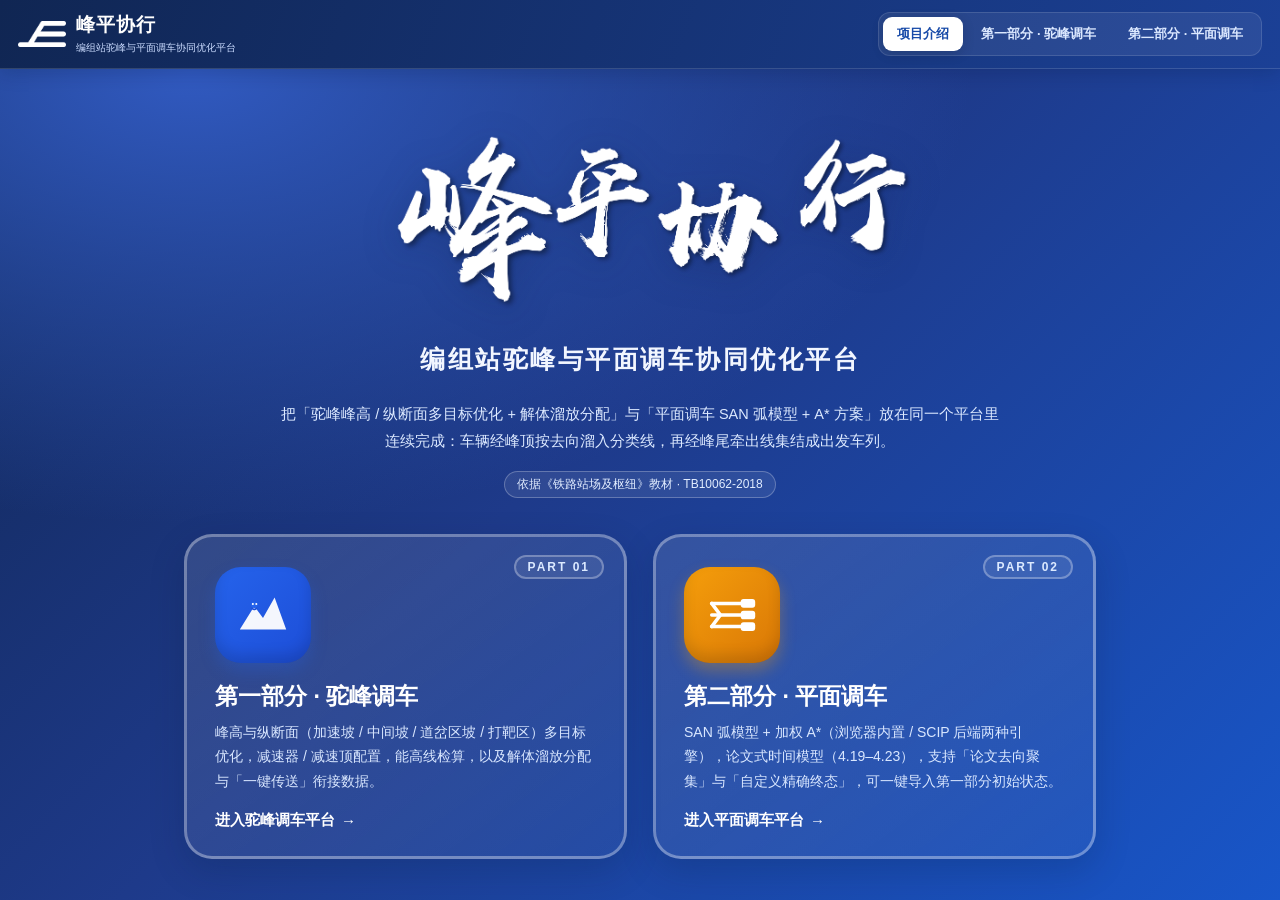
<file: index.html>
<!DOCTYPE html>
<html lang="zh-CN">
<head>
<meta charset="UTF-8">
<meta name="viewport" content="width=device-width, initial-scale=1.0">
<title>峰平协行｜编组站驼峰与平面调车协同优化平台</title>
<style>
  :root{
    --blue:#2563eb; --blue-dark:#1d4ed8; --blue-soft:#eff6ff; --ink:#0f172a;
    --muted:#475569; --line:#e2e8f0; --amber:#f59e0b; --amber-soft:#fef3c7;
  }
  *{box-sizing:border-box;margin:0;padding:0}
  html,body{height:100%}
  body{font-family:-apple-system,BlinkMacSystemFont,"Segoe UI","Microsoft YaHei",sans-serif;color:var(--ink);background:#f1f5f9;overflow:hidden}

  /* ===== 顶部导航（常驻，任意位置都能切换两个平台） ===== */
  #shell{height:100%;display:flex;flex-direction:column}
  header.top{background:#fff;border-bottom:1px solid var(--line);box-shadow:0 2px 10px rgba(15,23,42,.06);z-index:10;flex:none}
  .bar{display:flex;align-items:center;gap:14px;padding:9px 18px;max-width:1280px;margin:0 auto;flex-wrap:wrap}
  .brand{display:flex;align-items:center;gap:10px;text-decoration:none;color:inherit;cursor:pointer}
  .brand .logo{width:34px;height:34px;border-radius:9px;background:linear-gradient(135deg,#2563eb,#1d4ed8);display:flex;align-items:center;justify-content:center;color:#fff;font-weight:800;font-size:15px;flex:none}
  .brand .name{font-size:14.5px;font-weight:800;color:#0b1220;line-height:1.2}
  .brand .name small{display:block;font-weight:500;font-size:11px;color:var(--muted)}
  nav.tabs{display:flex;gap:4px;margin-left:auto;background:#f1f5f9;padding:4px;border-radius:12px;flex-wrap:wrap}
  nav.tabs button{appearance:none;border:0;background:transparent;font:inherit;font-size:13px;font-weight:600;color:var(--muted);padding:8px 14px;border-radius:9px;cursor:pointer;white-space:nowrap;transition:color .15s,background .15s,box-shadow .15s}
  nav.tabs button:hover{color:var(--ink)}
  nav.tabs button.active{background:#fff;color:var(--blue);box-shadow:0 1px 4px rgba(15,23,42,.14)}
  nav.tabs button.active.flat{color:#b45309}

  /* 流程步骤条 */
  .stepper{background:var(--blue-soft);border-top:1px solid #dbeafe;padding:6px 18px;overflow-x:auto}
  .stepper .inner{display:flex;align-items:center;gap:7px;margin:0 auto;max-width:1280px;justify-content:center}
  .step{display:flex;align-items:center;gap:6px;font-size:12px;color:#94a3b8;white-space:nowrap}
  .step .dot{width:20px;height:20px;border-radius:50%;background:#e2e8f0;color:#64748b;font-size:11px;font-weight:700;display:flex;align-items:center;justify-content:center;flex:none}
  .step.on{color:#1e40af;font-weight:600}
  .step.on .dot{background:var(--blue);color:#fff}
  .step.on.amber{color:#92400e}
  .step.on.amber .dot{background:var(--amber);color:#fff}
  .step.conn{width:20px;height:2px;background:#cbd5e1;flex:none}

  /* ===== 内容区：两个平台 iframe + 项目介绍 ===== */
  main#content{flex:1;position:relative;min-height:0}
  .view{position:absolute;inset:0}
  .view[hidden]{display:none}
  .view iframe{width:100%;height:100%;border:0;display:block;background:#fff}

  /* 项目介绍页 */
  .view.intro{overflow-y:auto;background:linear-gradient(180deg,#eff6ff 0%,#fff 380px)}
  .wrap{max-width:960px;margin:0 auto;padding:34px 24px 70px}
  header.hero{text-align:center;margin-bottom:6px}
  .kicker{display:inline-block;font-size:12px;letter-spacing:2px;color:var(--blue);background:var(--blue-soft);border:1px solid #dbeafe;padding:5px 14px;border-radius:999px;margin-bottom:16px;font-weight:600}
  h1{font-size:clamp(24px,4.2vw,38px);font-weight:800;line-height:1.25;color:#0b1220}
  h1 .grad{background:linear-gradient(90deg,#2563eb,#1e40af);-webkit-background-clip:text;background-clip:text;-webkit-text-fill-color:transparent}
  .lead{margin:14px auto 0;max-width:720px;color:var(--muted);font-size:14.5px;line-height:1.85}
  .badges{margin-top:16px;display:flex;flex-wrap:wrap;gap:8px;justify-content:center}
  .tag{font-size:12px;color:#1e40af;background:#fff;border:1px solid var(--line);padding:4px 12px;border-radius:999px}
  .tag.amber{color:#92400e;background:#fffbeb;border-color:#fde68a}
  .flow{margin:30px auto 6px;max-width:760px;background:#fff;border:1px solid var(--line);border-radius:16px;padding:20px 26px;box-shadow:0 8px 24px rgba(37,99,235,.06)}
  .flow h2{font-size:15px;color:#0b1220;margin-bottom:14px;display:flex;align-items:center;gap:8px}
  .flow h2::before{content:"";width:8px;height:8px;border-radius:2px;background:var(--blue);display:inline-block}
  .flow-step{display:flex;align-items:center;gap:12px;flex-wrap:wrap;font-size:13px;color:var(--muted)}
  .flow-node{background:var(--blue-soft);border:1px solid #dbeafe;color:#1e40af;font-weight:600;padding:8px 13px;border-radius:10px;white-space:nowrap}
  .flow-node.flat{background:var(--amber-soft);border-color:#fde68a;color:#92400e}
  .flow-arrow{color:#94a3b8;font-weight:700}

  .grid{display:grid;grid-template-columns:repeat(auto-fit,minmax(340px,1fr));gap:26px;margin-top:36px}
  .part{position:relative;background:linear-gradient(160deg,#eff6ff 0%,#ffffff 62%);border:3px solid #bfdbfe;border-radius:28px;padding:30px 28px 26px;text-align:left;cursor:pointer;transition:transform .2s ease,box-shadow .2s ease;box-shadow:0 10px 24px rgba(37,99,235,.10);font:inherit;color:inherit}
  .part.amber{background:linear-gradient(160deg,#fffbeb 0%,#ffffff 62%);border-color:#fde68a;box-shadow:0 10px 24px rgba(245,158,11,.12)}
  .part:hover{transform:translateY(-6px) rotate(-.5deg);box-shadow:0 22px 44px rgba(37,99,235,.22)}
  .part.amber:hover{box-shadow:0 22px 44px rgba(245,158,11,.24)}
  .part .no{position:absolute;top:18px;right:20px;font-size:12px;font-weight:800;letter-spacing:2px;color:#60a5fa;background:#fff;border:2px solid #dbeafe;border-radius:999px;padding:3px 12px}
  .part.amber .no{color:#f59e0b;border-color:#fde68a}
  .mascot{width:96px;height:96px;border-radius:26px;display:flex;align-items:center;justify-content:center;margin-bottom:18px;box-shadow:inset 0 -8px 14px rgba(0,0,0,.14),0 8px 16px rgba(37,99,235,.28)}
  .mascot.blue{background:linear-gradient(135deg,#2563eb,#1d4ed8)}
  .mascot.amber{background:linear-gradient(135deg,#f59e0b,#d97706);box-shadow:inset 0 -8px 14px rgba(0,0,0,.14),0 8px 16px rgba(245,158,11,.32)}
  .mascot svg{width:58px;height:58px}
  .part h2{font-size:23px;font-weight:900;color:#0b1220;margin-bottom:8px}
  .part .sub{font-size:14px;color:var(--muted);line-height:1.75;min-height:48px}
  .part .go{display:inline-flex;align-items:center;gap:6px;margin-top:18px;font-size:15px;font-weight:800;color:var(--blue)}
  .part.amber .go{color:#b45309}
  .go::after{content:"→";transition:transform .18s ease}
  .part:hover .go::after{transform:translateX(5px)}

  .bridge{margin-top:30px;background:#fff;border:1px solid var(--line);border-radius:16px;overflow:hidden}
  .bridge h3{font-size:14.5px;color:#0b1220;padding:14px 20px;cursor:pointer;user-select:none;display:flex;align-items:center;justify-content:space-between;background:#f8fafc}
  .bridge h3 .tog{color:var(--blue);font-size:13px;transition:transform .2s}
  .bridge.open h3 .tog{transform:rotate(90deg)}
  .bridge .body{display:none;padding:18px 22px;border-top:1px solid var(--line)}
  .bridge.open .body{display:block}
  .bridge .body p{font-size:13px;color:var(--muted);line-height:1.9;margin-bottom:10px}
  .bridge .body b{color:#0b1220}
  .bridge .body .steps{margin:6px 0 0;padding-left:0;list-style:none}
  .bridge .body .steps li{font-size:13px;color:var(--muted);line-height:1.9;padding-left:26px;position:relative;margin-bottom:6px}
  .bridge .body .steps li::before{content:attr(data-n);position:absolute;left:0;top:2px;width:18px;height:18px;border-radius:50%;background:var(--blue);color:#fff;font-size:11px;font-weight:700;display:flex;align-items:center;justify-content:center}

  footer{margin-top:34px;text-align:center;color:#94a3b8;font-size:12px;line-height:1.8}
  @media(max-width:640px){.flow-step{flex-direction:column;align-items:flex-start}.flow-arrow{transform:rotate(90deg)}nav.tabs{order:2;width:100%}.bar{row-gap:8px}}


  .view.intro{background:radial-gradient(1200px 700px at 15% 0%,#315ac1 0%,transparent 65%),linear-gradient(135deg,#102653 0%,#1e3a8a 45%,#1856c9 100%);color:#fff}
  .hero h1,.hero h1 .grad{color:#fff;background:none;-webkit-text-fill-color:#fff;text-shadow:0 6px 24px #071b5355}
  .hero .lead{color:#dce9ff}
  .hero .kicker,.intro .tag{background:#ffffff14;color:#e2edff;border-color:#ffffff40}
  .flow{background:#ffffff10;border-color:#ffffff35;box-shadow:none}
  .flow h2{color:#fff}.flow-arrow{color:#bcd6ff}
  .part,.part.amber{background:linear-gradient(145deg,#ffffff1c,#ffffff0b);border-color:#ffffff55;box-shadow:0 12px 35px #06183d30}
  .part h2{color:#fff}.part .sub{color:#d9e7ff}.part .go,.part.amber .go{color:#fff}
  .intro .part .no{background:#ffffff14;border-color:#ffffff4a;color:#dceaff}
  .feature-overview{margin-top:48px;text-align:center}
  .feature-overview>h2{color:#fff;font-size:27px;margin-bottom:28px}
  .cover-preview{padding:38px 30px;border:1px solid #ffffff38;border-radius:24px;margin-bottom:28px;background:linear-gradient(135deg,#142d6b88,#2563eb40);box-shadow:0 20px 50px #071a4b26}
  .flat-preview{background:radial-gradient(circle at 80% 0%,#3470f444,transparent 55%),linear-gradient(120deg,#102b6766,#1555df55)}
  .preview-label{color:#bcd5ff;font-size:12px;font-weight:800;letter-spacing:.2em}
  .preview-heading h3{color:#fff;font-size:30px;margin:10px 0 12px;line-height:1.3}
  .preview-heading p{color:#d8e6ff;font-size:14px;line-height:1.8;margin-bottom:28px}
  .cover-feats,.cover-features{display:grid;grid-template-columns:repeat(3,minmax(0,1fr));gap:18px}
  .cover-feat,.cover-feature{display:flex;flex-direction:column;align-items:center;justify-content:center;min-height:220px;padding:24px 16px;border:1px solid #d7e6ff52;border-radius:18px;background:linear-gradient(145deg,#ffffff24,#ffffff10);text-align:center;box-shadow:0 12px 30px #06184930;transition:transform .2s,background .2s}
  .cover-feat:hover,.cover-feature:hover{transform:translateY(-4px);background:linear-gradient(145deg,#ffffff32,#ffffff1b)}
  .cover-mascot{width:90px;height:90px;margin:0 auto 15px;border-radius:50%;display:flex;align-items:center;justify-content:center;background:radial-gradient(circle at 32% 28%,#fff,#dbeafe 46%,#bfdbfe);box-shadow:inset 0 -6px 14px #2563eb24,0 8px 20px #0003}
  .cover-mascot svg{width:74px;height:74px}
  .cover-feat .n,.cover-feature strong{color:#fff;font-size:16px;font-weight:700;line-height:1.5}
  .cover-feat .d,.cover-feature small{color:#dbe8ff;font-size:12px;line-height:1.8;margin-top:7px;max-width:240px}
  .cover-icon{display:grid;width:78px;height:78px;place-items:center;margin-bottom:16px;border:1px solid #ffffffb8;border-radius:50%;background:linear-gradient(145deg,#fffffff2,#d8e8ffeb);color:#1858cc;box-shadow:0 11px 24px #07184852;font-size:32px;font-weight:850}
  .cover-icon-text{font-size:24px}
  .bridge{background:#ffffff0d;border-color:#ffffff35}.bridge h3{background:#ffffff0c;color:#fff}.bridge h3 .tog{color:#cce1ff}.bridge .body{border-color:#ffffff30}.bridge .body p,.bridge .body .steps li{color:#dce8ff}.bridge .body b{color:#fff}
  .intro footer,.intro footer div{color:#c4d9ff}
  @media(max-width:800px){.cover-feats,.cover-features{grid-template-columns:repeat(2,minmax(0,1fr))}.cover-preview{padding:28px 20px}}
  @media(max-width:500px){.cover-preview{padding:26px 14px}.cover-feats,.cover-features{grid-template-columns:1fr;gap:12px}.cover-feat,.cover-feature{min-height:180px}.preview-heading h3{font-size:24px}.preview-heading p{font-size:12px}.feature-overview>h2{font-size:24px}}


  header.top{background:linear-gradient(110deg,#102653,#1b4096);border-bottom-color:#ffffff24;box-shadow:0 4px 18px #06173633}
  .bar{padding-block:12px}
  .brand .logo{width:48px;height:40px;background:none;border-radius:0}
  .brand .logo img{display:block;width:100%;height:100%;object-fit:contain;filter:brightness(0) invert(1)}
  .brand .name{color:#fff;font-size:19px;letter-spacing:.06em}
  .brand .name small{color:#cbdcff;font-size:10px;letter-spacing:0;margin-top:5px}
  nav.tabs{background:#ffffff12;border:1px solid #ffffff20}
  nav.tabs button{color:#dbe8ff}nav.tabs button:hover{color:#fff;background:#ffffff15}
  nav.tabs button.active,nav.tabs button.active.flat{background:#ffffff;color:#174aa8;box-shadow:0 3px 12px #05132930}
  .stepper{background:#153778;border-top-color:#ffffff15}
  .step{color:#c1d1ec}.step .dot{background:#ffffff1a;color:#dceaff}.step.conn{background:#ffffff35}
  .step.on,.step.on.amber{color:#fff}.step.on .dot,.step.on.amber .dot{background:#e5efff;color:#194ba4}
  .hero{padding-top:22px}
  .hero .project-title{width:min(700px,100%);aspect-ratio:3.5;margin:0 auto 14px;line-height:0}
  .project-title img{display:block;width:100%;height:100%;object-fit:cover;object-position:50% 35%;filter:drop-shadow(0 6px 18px #061a4d40)}
  .hero .project-subtitle{font-size:clamp(17px,2.3vw,25px);font-weight:600;letter-spacing:.1em;line-height:1.6;color:#f2f6ff;margin:0 auto 22px}
  @media(max-width:600px){.brand .name{font-size:17px}.brand .name small{font-size:9px}.brand .logo{width:40px;height:34px}.hero{padding-top:10px}.hero .project-subtitle{letter-spacing:.03em;font-size:16px}.bar{gap:10px}}

</style>
</head>
<body>
<div id="shell">
  <header class="top">
    <div class="bar">
      <a class="brand" onclick="setTab('intro')">
        <span class="logo"><img src="assets/fengping-logo.png" alt="" width="1907" height="1053"></span>
        <span class="name">峰平协行<small>编组站驼峰与平面调车协同优化平台</small></span>
      </a>
      <nav class="tabs">
        <button data-tab="intro" class="active">项目介绍</button>
        <button data-tab="hump">第一部分 · 驼峰调车</button>
        <button data-tab="flat" class="flat">第二部分 · 平面调车</button>
      </nav>
    </div>
</header>

  <main id="content">
    <!-- 项目介绍 -->
    <div id="view-intro" class="view intro">
      <div class="wrap">
        <header class="hero">
          <h1 class="project-title"><img src="assets/fengping-title.png" alt="峰平协行" width="1537" height="794"></h1>
          <p class="project-subtitle">编组站驼峰与平面调车协同优化平台</p>
          <p class="lead">把「驼峰峰高 / 纵断面多目标优化 + 解体溜放分配」与「平面调车 SAN 弧模型 + A* 方案」放在同一个平台里连续完成：车辆经峰顶按去向溜入分类线，再经峰尾牵出线集结成出发车列。</p>
          <div class="badges">
            <span class="tag">依据《铁路站场及枢纽》教材 · TB10062-2018</span>
          </div>
        </header>

        <div class="grid">
          <button class="part" onclick="setTab('hump')">
            <span class="no">PART 01</span>
            <div class="mascot blue" aria-hidden="true">
              <svg width="34" height="34" viewBox="0 0 40 40" fill="none">
                <path d="M4 30 L14 14 L20 22 L28 8 L36 30 Z" fill="#fff" opacity=".95"/>
                <circle cx="14" cy="13" r="2.2" fill="#2563eb"/><circle cx="15.4" cy="12.4" r=".7" fill="#fff"/><circle cx="13" cy="12.4" r=".7" fill="#fff"/>
                <path d="M12.6 15.4 Q14 17 15.4 15.4" stroke="#1d4ed8" stroke-width="1.2" fill="none" stroke-linecap="round"/>
              </svg>
            </div>
            <h2>第一部分 · 驼峰调车</h2>
            <div class="sub">峰高与纵断面（加速坡 / 中间坡 / 道岔区坡 / 打靶区）多目标优化，减速器 / 减速顶配置，能高线检算，以及解体溜放分配与「一键传送」衔接数据。</div>
            <span class="go">进入驼峰调车平台</span>
          </button>

          <button class="part amber" onclick="setTab('flat')">
            <span class="no">PART 02</span>
            <div class="mascot amber" aria-hidden="true">
              <svg width="34" height="34" viewBox="0 0 40 40" fill="none">
                <g stroke="#fff" stroke-width="2.4" stroke-linecap="round">
                  <path d="M6 12 H34"/><path d="M6 20 H34"/><path d="M6 28 H34"/><path d="M6 12 L12 20 L6 28"/>
                </g>
                <rect x="26" y="9" width="10" height="6" rx="2" fill="#fff"/><rect x="26" y="17" width="10" height="6" rx="2" fill="#fff"/><rect x="26" y="25" width="10" height="6" rx="2" fill="#fff"/>
              </svg>
            </div>
            <h2>第二部分 · 平面调车</h2>
            <div class="sub">SAN 弧模型 + 加权 A*（浏览器内置 / SCIP 后端两种引擎），论文式时间模型（4.19–4.23），支持「论文去向聚集」与「自定义精确终态」，可一键导入第一部分初始状态。</div>
            <span class="go">进入平面调车平台</span>
          </button>
        </div>

<section class="feature-overview" aria-labelledby="features-title">
<h2 id="features-title">平台功能一览</h2>
<section class="cover-preview hump-preview" aria-labelledby="hump-preview-title">
<div class="preview-heading"><span class="preview-label">PART 01</span><h3 id="hump-preview-title">驼峰调车 · 智能设计</h3><p>设计输入 · 多目标优化 · 纵断面检算 · 解体分配</p></div>
<div class="cover-feats">
      <div class="cover-feat"><div class="cover-mascot"><svg viewBox="0 0 100 100" aria-hidden="true"><rect x="20" y="28" width="52" height="52" rx="10" fill="#2563eb"/><rect x="20" y="28" width="52" height="12" rx="6" fill="#1e40af"/><rect x="33" y="20" width="22" height="11" rx="5.5" fill="#f59e0b"/><rect x="28" y="46" width="36" height="24" rx="4" fill="#ffffff"/><rect x="32" y="51" width="28" height="5" rx="2.5" fill="#ef4444"/><rect x="32" y="58" width="28" height="5" rx="2.5" fill="#f59e0b"/><rect x="32" y="65" width="28" height="5" rx="2.5" fill="#22c55e"/><circle cx="39" cy="35" r="2.5" fill="#ffffff"/><circle cx="55" cy="35" r="2.5" fill="#ffffff"/><path d="M42 41 Q47 45 52 41" stroke="#ffffff" stroke-width="2.3" fill="none" stroke-linecap="round"/></svg></div><div class="n">设计输入</div><div class="d">三基准车、股道数、道岔与阻力参数、平面展开图</div></div>
      <div class="cover-feat"><div class="cover-mascot"><svg viewBox="0 0 100 100" aria-hidden="true"><circle cx="50" cy="58" r="23" fill="#2563eb"/><circle cx="43" cy="54" r="2.6" fill="#ffffff"/><circle cx="57" cy="54" r="2.6" fill="#ffffff"/><path d="M43 63 Q50 69 57 63" stroke="#ffffff" stroke-width="2.5" fill="none" stroke-linecap="round"/><circle cx="50" cy="15" r="7" fill="#f59e0b"/><circle cx="50" cy="15" r="2.6" fill="#ffffff"/><circle cx="24" cy="26" r="7" fill="#fbbf24"/><circle cx="24" cy="26" r="2.6" fill="#ffffff"/><circle cx="76" cy="26" r="7" fill="#f59e0b"/><circle cx="76" cy="26" r="2.6" fill="#ffffff"/></svg></div><div class="n">多目标优化</div><div class="d">PSO / ALNS / NSGA-II 自动寻优</div></div>
      <div class="cover-feat"><div class="cover-mascot"><svg viewBox="0 0 100 100" aria-hidden="true"><path d="M10 80 Q40 28 60 56 Q70 68 90 80 L90 88 L10 88 Z" fill="#34d399"/><path d="M10 80 Q40 28 60 56 Q70 68 90 80" fill="none" stroke="#2563eb" stroke-width="3"/><circle cx="34" cy="58" r="2.6" fill="#065f46"/><circle cx="50" cy="58" r="2.6" fill="#065f46"/><path d="M36 64 Q42 70 48 64" stroke="#065f46" stroke-width="2.2" fill="none" stroke-linecap="round"/><circle cx="28" cy="60" r="3.5" fill="#fda4af" opacity=".7"/><circle cx="56" cy="60" r="3.5" fill="#fda4af" opacity=".7"/><line x1="40" y1="30" x2="40" y2="14" stroke="#f59e0b" stroke-width="3" stroke-linecap="round"/><path d="M40 14 l14 5 -14 5 z" fill="#f59e0b"/></svg></div><div class="n">纵断面方案</div><div class="d">凹形「前陡后缓」纵断面、峰高与能高线分析</div></div>
      <div class="cover-feat"><div class="cover-mascot"><svg viewBox="0 0 100 100" aria-hidden="true"><rect x="24" y="22" width="46" height="58" rx="9" fill="#2563eb"/><rect x="24" y="22" width="46" height="11" rx="5.5" fill="#1e40af"/><rect x="35" y="14" width="20" height="10" rx="5" fill="#f59e0b"/><rect x="31" y="39" width="32" height="33" rx="4" fill="#ffffff"/><path d="M38 55 l6 6 l12 -13" stroke="#22c55e" stroke-width="5" fill="none" stroke-linecap="round" stroke-linejoin="round"/><circle cx="40" cy="29" r="2.5" fill="#ffffff"/><circle cx="54" cy="29" r="2.5" fill="#ffffff"/><path d="M42 34 Q47 38 52 34" stroke="#ffffff" stroke-width="2.2" fill="none" stroke-linecap="round"/></svg></div><div class="n">检算报告</div><div class="d">规范约束逐项自动校核</div></div>
      <div class="cover-feat"><div class="cover-mascot"><svg viewBox="0 0 100 100" aria-hidden="true"><rect x="20" y="30" width="60" height="30" rx="6" fill="#2563eb"/><rect x="20" y="30" width="60" height="9" rx="4.5" fill="#1e40af"/><circle cx="42" cy="47" r="2.6" fill="#ffffff"/><circle cx="58" cy="47" r="2.6" fill="#ffffff"/><path d="M44 53 Q50 58 56 53" stroke="#ffffff" stroke-width="2.3" fill="none" stroke-linecap="round"/><line x1="34" y1="40" x2="34" y2="58" stroke="#93c5fd" stroke-width="2"/><line x1="66" y1="40" x2="66" y2="58" stroke="#93c5fd" stroke-width="2"/><rect x="8" y="56" width="12" height="4" rx="2" fill="#f59e0b"/><rect x="80" y="56" width="12" height="4" rx="2" fill="#f59e0b"/><line x1="12" y1="68" x2="88" y2="68" stroke="#334155" stroke-width="3"/><circle cx="36" cy="64" r="5" fill="#334155"/><circle cx="64" cy="64" r="5" fill="#334155"/></svg></div><div class="n">解体与溜放分配</div><div class="d">解体车列录入、分类股道分配、平面调车初始状态导出</div></div>
      <div class="cover-feat"><div class="cover-mascot"><svg viewBox="0 0 100 100" aria-hidden="true"><path d="M16 36 l0 -6 a3 3 0 0 1 3 -3 l22 0 l6 7 l28 0 a3 3 0 0 1 3 3 l0 42 a3 3 0 0 1 -3 3 l-56 0 a3 3 0 0 1 -3 -3 z" fill="#f59e0b"/><path d="M16 36 l0 -6 a3 3 0 0 1 3 -3 l22 0 l6 7 z" fill="#fbbf24"/><circle cx="41" cy="54" r="2.6" fill="#7c2d12"/><circle cx="57" cy="54" r="2.6" fill="#7c2d12"/><path d="M43 61 Q49 66 55 61" stroke="#7c2d12" stroke-width="2.3" fill="none" stroke-linecap="round"/><path d="M50 38 l0 9" stroke="#ffffff" stroke-width="3" stroke-linecap="round"/><path d="M45 43 l5 6 l5 -6" stroke="#ffffff" stroke-width="3" fill="none" stroke-linecap="round" stroke-linejoin="round"/></svg></div><div class="n">结果存档</div><div class="d">方案本地保存、导出与载入</div></div></div></section>
<section class="cover-preview flat-preview" aria-labelledby="flat-preview-title">
<div class="preview-heading"><span class="preview-label">PART 02</span><h3 id="flat-preview-title">平面调车 · 智能编组</h3><p>状态建模 · 方案求解 · 逐步回放 · 时间分析</p></div>
<div class="cover-features">
        <article class="cover-feature">
          <span class="cover-icon" aria-hidden="true">∑</span><strong>模型参数</strong><small>设置时间模型、运行速度与SAN弧奖励</small>
        </article>
        <article class="cover-feature">
          <span class="cover-icon" aria-hidden="true">⇄</span><strong>状态设置</strong><small>编排车辆、股道、初始状态与目标终态</small>
        </article>
        <article class="cover-feature">
          <span class="cover-icon cover-icon-text" aria-hidden="true">A*</span><strong>智能求解</strong><small>SAN整数弧模型与加权A*搜索协同求解</small>
        </article>
        <article class="cover-feature">
          <span class="cover-icon" aria-hidden="true">▶</span><strong>过程回放</strong><small>逐步查看牵出、推送与股场状态变化</small>
        </article>
        <article class="cover-feature">
          <span class="cover-icon" aria-hidden="true">T</span><strong>时间分析</strong><small>汇总梯线走行、进入与退出股道用时</small>
        </article>
        <article class="cover-feature">
          <span class="cover-icon" aria-hidden="true">▣</span><strong>案例存储</strong><small>搜索、查看、重命名并导出已解案例</small>
        </article></div></section></section>

        <div class="bridge" id="bridge">
          <h3 data-toggle><span>衔接说明（点击展开）</span><span class="tog">▸</span></h3>
          <div class="body">
            <p><b>为什么分两步：</b>驼峰解体只是调车作业的前半程——车辆经峰顶溜放进入各分类线（调车线）后，还需由机车在峰尾牵出线进行平面调车（取车、推进、转线、编组）。两部分通过「初始状态 JSON」交接，在同一平台内无缝完成。</p>
            <ul class="steps">
              <li data-n="1">在<b>第一部分</b>「解体与溜放分配」页录入待解体车列，平台按编组去向分配各分类线。</li>
              <li data-n="2">点击<b>「一键传送到平面调车」</b>，数据（paper 模式初始状态 + 去向顺序）写入浏览器本地存储并自动切换到第二部分。</li>
              <li data-n="3">第二部分自动<b>「从驼峰平台导入」</b>，填充车辆 / 股道 / 去向顺序，点「开始求解」得到集结编组方案与全程调车时间。</li>
              <li data-n="4">两部分结果合起来，即为「驼峰解体 + 平面调车」的完整时间与方案。</li>
            </ul>
          </div>
        </div>

        <footer>
          <div class="tags" style="display:flex;flex-wrap:wrap;gap:6px;justify-content:center;margin-bottom:8px">
            <span class="tag">《铁路站场及枢纽》教材 · 第四篇 P178–P239</span>
            <span class="tag">TB10062-2018 规范</span>
            <span class="tag">MOPSO / NSGA-II / ALNS</span>
            <span class="tag amber">SAN + A*</span>
          </div>
          <div>本平台为教学演示与数值实验原型；成本 / 能力 / 时间为估算值，正式设计请以规范全文与工程定额校准。</div>
        </footer>
      </div>
    </div>

    <!-- 第一部分：驼峰调车 -->
    <div id="view-hump" class="view" hidden>
      <iframe id="frame-hump" src="hump.html" title="第一部分 · 驼峰调车"></iframe>
    </div>

    <!-- 第二部分：平面调车 -->
    <div id="view-flat" class="view" hidden>
      <iframe id="frame-flat" src="flat/index.html" title="第二部分 · 平面调车"></iframe>
    </div>
  </main>
</div>

<script>
  var FRAME_HUMP=document.getElementById('frame-hump');
  var FRAME_FLAT=document.getElementById('frame-flat');

  function setTab(t){
    ['intro','hump','flat'].forEach(function(k){
      document.getElementById('view-'+k).hidden = (k!==t);
      var btn=document.querySelector('nav.tabs button[data-tab="'+k+'"]');
      if(btn) btn.classList.toggle('active', k===t);
    });
  }
  document.querySelectorAll('nav.tabs button').forEach(function(b){
    b.addEventListener('click',function(){ setTab(b.dataset.tab); });
  });

  // 让 iframe 内的应用能“顶到父窗口切换标签页”（同源），并回传自动导入指令
  function postToFlat(){
    try{
      if(FRAME_FLAT.contentWindow){
        FRAME_FLAT.contentWindow.postMessage({type:'hump-flat-switch'}, '*');
      }else{
        FRAME_FLAT.addEventListener('load',function(){ FRAME_FLAT.contentWindow.postMessage({type:'hump-flat-switch'},'*'); },{once:true});
      }
    }catch(_){}
  }
  window.addEventListener('message',function(e){
    if(e.data && e.data.type==='hump-flat-switch'){
      setTab('flat');
      postToFlat();
    }
  });

  // 衔接说明折叠
  var bridge=document.getElementById('bridge');
  if(bridge) bridge.querySelector('[data-toggle]').addEventListener('click',function(){ bridge.classList.toggle('open'); });
</script>
</body>
</html>
</file>
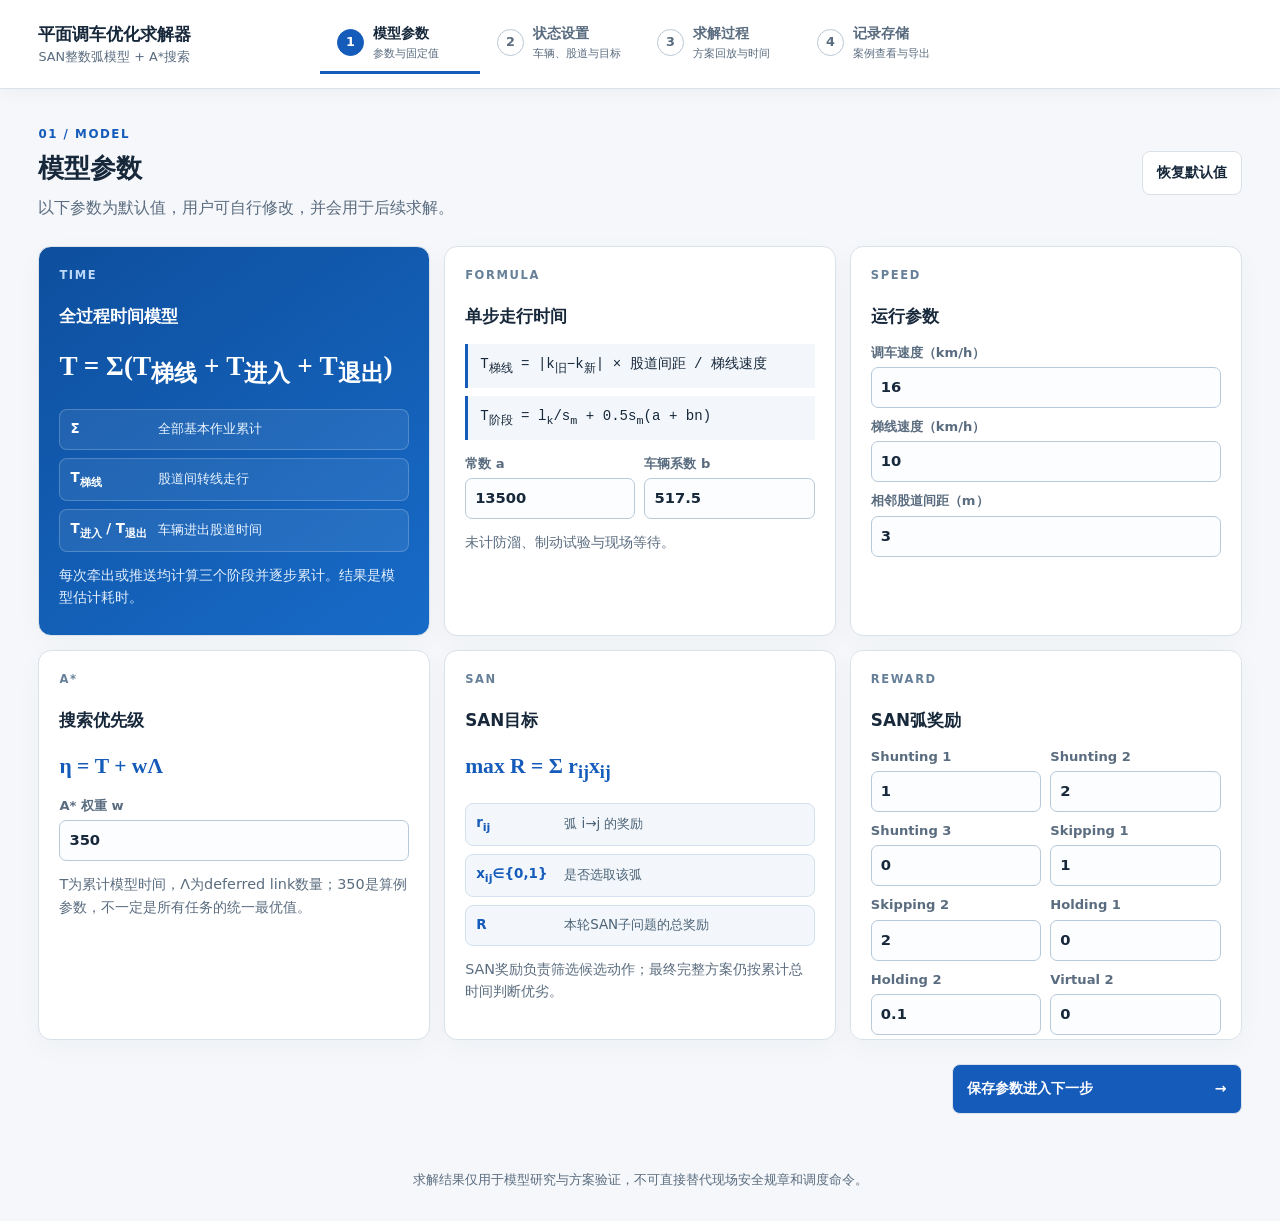
<file: flat/index.html>
<!doctype html>
<html lang="zh-CN">

<head>
  <meta charset="UTF-8">
  <meta name="viewport" content="width=device-width,initial-scale=1">
  <meta name="description" content="基于SAN整数弧模型与A*搜索的铁路平面调车优化求解器。">
  <meta name="theme-color" content="#fff">
  <link rel="icon" type="image/svg+xml"
    href="data:image/svg+xml,%3Csvg xmlns='http://www.w3.org/2000/svg' viewBox='0 0 64 64'%3E%3Crect width='64' height='64' rx='14' fill='%23155bba'/%3E%3Cpath d='M10 44h18l12-24h14M28 44h26M34 32h20' fill='none' stroke='white' stroke-width='4'/%3E%3C/svg%3E">
  <title>平面调车优化求解器</title>
  <link rel="stylesheet" href="./styles.css">
</head>

<body>
  <header class="app-header">
    <div class="brand">
      
      <div>
        <h1>平面调车优化求解器</h1>
        <p>SAN整数弧模型 + A*搜索</p>
      </div>
    </div>
    <nav class="step-nav" aria-label="求解流程"><button class="nav-tab active"
        data-view="parameters"><b>1</b><span>模型参数<small>参数与固定值</small></span></button><button class="nav-tab"
        data-view="setup"><b>2</b><span>状态设置<small>车辆、股道与目标</small></span></button><button class="nav-tab"
        data-view="solution"><b>3</b><span>求解过程<small>方案回放与时间</small></span></button><button class="nav-tab"
        data-view="records"><b>4</b><span>记录存储<small>案例查看与导出</small></span></button></nav>
  </header>
  <main class="page-shell">
    <section id="view-parameters" class="app-view active" aria-labelledby="parameterTitle">
      <div class="page-heading with-action">
        <div><span class="eyebrow">01 / MODEL</span>
          <h2 id="parameterTitle">模型参数</h2>
          <p>以下参数为默认值，用户可自行修改，并会用于后续求解。</p>
        </div><button id="resetPaperParameters" class="button ghost" type="button">恢复默认值</button>
      </div>
      <div class="parameter-grid">
        <article class="parameter-card feature"><span class="card-index">TIME</span>
          <h3>全过程时间模型</h3>
          <div class="formula">T = Σ(T<sub>梯线</sub> + T<sub>进入</sub> + T<sub>退出</sub>)</div>
          <div class="symbol-notes">
            <span><b>Σ</b>全部基本作业累计</span><span><b>T<sub>梯线</sub></b>股道间转线走行</span><span><b>T<sub>进入</sub> /
                T<sub>退出</sub></b>车辆进出股道时间</span></div>
          <p>每次牵出或推送均计算三个阶段并逐步累计。结果是模型估计耗时。</p>
        </article>
        <article class="parameter-card wide editable-parameter"><span class="card-index">FORMULA</span>
          <h3>单步走行时间</h3>
          <div class="formula-stack">
            <code>T<sub>梯线</sub> = |k<sub>旧</sub>−k<sub>新</sub>| × 股道间距 / 梯线速度</code><code>T<sub>阶段</sub> = l<sub>k</sub>/s<sub>m</sub> + 0.5s<sub>m</sub>(a + bn)</code>
          </div>
          <div class="parameter-inputs inline"><label>常数 a<input id="timeConstant" type="number" min="0" step="any"
                value="13500"></label><label>车辆系数 b<input id="timePerCar" type="number" min="0" step="any"
                value="517.5"></label></div>
          <p>未计防溜、制动试验与现场等待。</p>
        </article>
        <article class="parameter-card editable-parameter"><span class="card-index">SPEED</span>
          <h3>运行参数</h3>
          <div class="parameter-inputs"><label>调车速度（km/h）<input id="shuntingSpeed" type="number" min="0.1" step="0.1"
                value="16"></label><label>梯线速度（km/h）<input id="ladderSpeed" type="number" min="0.1" step="0.1"
                value="10"></label><label>相邻股道间距（m）<input id="trackSpacing" type="number" min="0" step="0.1"
                value="3"></label></div>
        </article>
        <article class="parameter-card editable-parameter"><span class="card-index">A*</span>
          <h3>搜索优先级</h3>
          <div class="formula">η = T + wΛ</div>
          <div class="parameter-inputs"><label>A* 权重 w<input id="weight" type="number" min="0" max="1000000" step="any"
                value="350"></label></div>
          <p>T为累计模型时间，Λ为deferred link数量；350是算例参数，不一定是所有任务的统一最优值。</p>
        </article>
        <article class="parameter-card"><span class="card-index">SAN</span>
          <h3>SAN目标</h3>
          <div class="formula">max R = Σ r<sub>ij</sub>x<sub>ij</sub></div>
          <div class="symbol-notes light"><span><b>r<sub>ij</sub></b>弧 i→j
              的奖励</span><span><b>x<sub>ij</sub>∈{0,1}</b>是否选取该弧</span><span><b>R</b>本轮SAN子问题的总奖励</span></div>
          <p>SAN奖励负责筛选候选动作；最终完整方案仍按累计总时间判断优劣。</p>
        </article>
        <article class="parameter-card wide editable-parameter"><span class="card-index">REWARD</span>
          <h3>SAN弧奖励</h3>
          <div class="reward-input-grid"><label>Shunting 1<input id="rewardShunting1" type="number" step="any" min="0"
                value="1"></label><label>Shunting 2<input id="rewardShunting2" type="number" step="any" min="0"
                value="2"></label><label>Shunting 3<input id="rewardShunting3" type="number" step="any" min="0"
                value="0"></label><label>Skipping 1<input id="rewardSkipping1" type="number" step="any" min="0"
                value="1"></label><label>Skipping 2<input id="rewardSkipping2" type="number" step="any" min="0"
                value="2"></label><label>Holding 1<input id="rewardHolding1" type="number" step="any" min="0"
                value="0"></label><label>Holding 2<input id="rewardHolding2" type="number" step="any" min="0"
                value="0.1"></label><label>Virtual 2<input id="rewardVirtual2" type="number" step="any" min="0"
                value="0"></label></div>
          <p>Virtual 1继续采用默认长度修正式 1/(2lₖ)。</p>
        </article>
      </div>
      <div class="page-actions"><button class="button primary next-view"
          data-target="setup"><span>保存参数进入下一步</span><b>→</b></button></div>
    </section>
    <section id="view-setup" class="app-view" aria-labelledby="configTitle">
      <div class="page-heading with-action">
        <div><span class="eyebrow">02 / INPUT</span>
          <h2 id="configTitle">定义初始状态与目标状态</h2>
          <p>支持车辆、股道、始末状态等相关设置。</p>
        </div><button id="loadExample" class="button ghost">载入示例</button>
      </div>
      <div class="setup-layout">
        <aside class="panel preview-panel">
          <div class="preview-heading">
            <div><span class="eyebrow">INTERACTIVE YARD</span>
              <h3>状态图快捷设置</h3>
            </div><span class="topology-badge">尽头式 · 单侧牵出</span>
          </div>
          <p class="hint">双击车辆、股道可进行参数编辑，拖动车辆可改变位置。</p>
          <div id="destinationLegend" class="destination-color-legend"></div>
          <div id="yardPair" class="yard-pair paper-goal">
            <section class="yard-card">
              <div class="yard-card-head">
                <div><span class="state-dot initial"></span>
                  <h4>初始状态</h4>
                </div>
                <div id="vehicleTrash" class="vehicle-trash compact" aria-label="车辆删除区"><span
                    aria-hidden="true">🗑</span>拖到此处删除</div>
              </div>
              <div id="initialPreview" class="yard-view live-yard" aria-label="可拖动编辑的初始股场"></div>
              <div class="yard-toolbar"><label class="yard-zoom-control" for="yardZoom"><span>图幅</span><input
                    id="yardZoom" type="range" min="50" max="160" value="100" step="5"><output id="yardZoomValue"
                    for="yardZoom">100%</output></label><span id="dragHint" aria-live="polite">按住车辆并拖动</span>
                <div class="yard-quick-actions"><button id="quickAddVehicle" class="add-action" type="button">＋
                    添加车辆</button><button id="quickAddTrack" class="add-action" type="button">＋ 添加股道</button></div>
              </div>
            </section>
            <section id="goalYardCard" class="yard-card hidden">
              <div class="yard-card-head">
                <div><span class="state-dot goal"></span>
                  <h4>自定义最终状态</h4>
                </div><small>仅调整车辆位置与顺序</small>
              </div>
              <div id="goalPreview" class="yard-view live-yard" aria-label="可拖动编辑的最终股场"></div>
              <div class="yard-toolbar"><span id="goalYardScale">比例尺</span><span id="goalDragHint"
                  aria-live="polite">按住车辆并拖动</span>
              </div>

            </section>
          </div>
          <aside id="yardInspector" class="yard-inspector" aria-hidden="true" aria-label="状态图参数信息栏"><button
              id="collapseYardInspector" class="inspector-collapse" type="button" aria-label="收起信息栏">›</button>
            <div class="inspector-head">
              <div><span id="inspectorKicker" class="eyebrow">QUICK EDIT</span>
                <h4 id="inspectorTitle">参数设置</h4>
              </div>
            </div>
            <form id="vehicleInspectorForm" class="inspector-form hidden"><label>车辆ID<input id="inspectorVehicleId"
                  type="text" maxlength="12" required></label><label>去向<select id="inspectorVehicleDestination"
                  required></select></label><label>车辆长度（米）<input id="inspectorVehicleLength" type="number" min="0.001"
                  step="any" inputmode="decimal" required></label>
              <p id="vehicleInspectorError" class="inspector-error hidden" role="alert"></p>
            </form>
            <form id="trackInspectorForm" class="inspector-form hidden"><label>股道编号<input id="inspectorTrackName"
                  type="text" readonly></label><label>股道容量（米）<input id="inspectorTrackCapacity" type="number" min="0.001"
                  step="any" inputmode="decimal" required></label>
              <p id="trackInspectorError" class="inspector-error hidden" role="alert"></p>
            </form>
          </aside>
          <div class="legend"><span><i class="legend-loco"></i>调机</span><span><i
                class="legend-car"></i>可拖动车辆</span><span><i class="legend-stop"></i>股道</span></div>
        </aside>
        <div class="panel config-panel">
          <div class="config-panel-head">
            <div><span class="eyebrow">CONFIGURATION</span>
              <h3>求解参数设置</h3>
            </div>
            <div class="solve-head-actions"><label class="case-name-field"><span>案例名称</span><input id="caseName"
                  type="text" maxlength="60" placeholder="例如：案例1"></label><button id="solveButton"
                class="button primary"><span>开始求解</span><b>→</b></button></div>
          </div>
          <div id="validation" class="message hidden" role="alert"></div>
          <div class="config-modules">
            <section class="config-module destination-module">
              <div class="subhead">
                <div><span class="module-index">01</span>
                  <h3>车辆去向</h3>
                </div><button id="addDestination" class="add-action" type="button">＋ 添加去向</button>
              </div>
              <div class="destination-adder"><label class="sr-only" for="newDestination">新去向名称</label><input
                  id="newDestination" type="text" maxlength="24" placeholder="例如：北京"></div>
              <p id="destinationFeedback" class="inline-feedback hidden" role="status" aria-live="polite"></p>
              <div class="module-scroll compact-scroll">
                <div id="destinationList" class="destination-list" aria-live="polite"></div>
              </div>
            </section>
            <section class="config-module cars-module">
              <div class="subhead">
                <div><span class="module-index">02</span>
                  <h3>车辆参数</h3>
                </div><button id="addCar" class="add-action" type="button">＋ 添加车辆</button>
              </div>
              <p class="hint">车辆去向从已有列表中选择；新增车辆自动放到容量允许股道中。</p>
              <div class="module-scroll">
                <div id="carsEditor" class="data-grid"></div>
              </div>
            </section>
            <section class="config-module initial-state-module">
              <div class="subhead">
                <div><span class="module-index">03</span>
                  <h3>股道参数</h3>
                </div><button id="addTrack" class="add-action" type="button">＋ 添加股道</button>
              </div>
              <p class="hint">设置股道长度和车辆顺序。</p>
              <div class="module-scroll">
                <div class="editor-scroll">
                  <div id="initialTracksEditor" class="track-editor"></div>
                </div>
              </div>
            </section>
            <section class="config-module state-goal">
              <div class="subhead">
                <div><span class="module-index">04</span>
                  <h3>目标终态定义</h3>
                </div><span class="bound-note">两种模式可切换</span>
              </div>
              <div class="mode-choice" role="radiogroup" aria-label="目标终态模式"><label><input type="radio" name="goalMode"
                    value="paper"
                    checked><span><b>默认模式</b><small>同去向聚集、按去向顺序成列，最终停放股道随机</small></span></label><label><input
                    type="radio" name="goalMode"
                    value="custom"><span><b>自定义模式</b><small>精确指定每辆车的目标股道和顺序</small></span></label></div>
              <div id="paperGoalSettings" class="mode-settings">
                <div class="order-heading"><strong>规定去向顺序</strong><span>通过下拉筛选或箭头排序</span></div>
                <div id="destinationOrderEditor" class="destination-order-editor"></div>
              </div>
              <div id="customGoalSettings" class="mode-settings hidden">
                <div class="module-scroll">
                  <div class="editor-scroll">
                    <div id="goalTracksEditor" class="track-editor"></div>
                  </div>
                </div>
              </div>
            </section>
            <section class="config-module operation-module">
              <div class="subhead">
                <div><span class="module-index">05</span>
                  <h3>作业与搜索参数</h3>
                </div>
              </div>
              <div class="settings-grid"><label>牵出线长度（米）<input id="headshunt" type="number" min="0.001"
                    step="any" inputmode="decimal" value="100"></label><label>机车长度（米）<input id="locomotive" type="number" min="0"
                    step="any" inputmode="decimal" value="20"></label><label>优化目标<select id="objective">
                    <option value="time">最短总调车时间（默认目标）</option>
                    <option value="rounds">最少宏动作轮数（扩展对照）</option>
                  </select></label><label>搜索时限（秒）<input id="timeLimit" type="number" min=".1" max="120" step=".1"
                    value="10"></label><label>外层状态树搜索策略<select id="searchStrategy" aria-label="外层状态树搜索策略"><option value="auto">自动选择（默认）</option><option value="astar">SAN-A* 加权启发式</option><option value="best">SAN-B 最佳优先</option><option value="brfs">SAN-Br 广度优先</option><option value="cbfs">SAN-C 循环最佳优先</option><option value="dfs">SAN-D 深度优先</option><option value="sanr">SAN-R 单路径基线</option></select></label><label>联合SAN解池规模<input id="poolSize" type="number" min="0" max="1000"
                    step="1" value="100"></label><label>初始机车对应股道<input id="initialTrack" type="number" min="1"
                    step="1" value="1" readonly aria-readonly="true"></label></div>
            </section>
            <section class="config-module solver-mode">
              <div class="subhead">
                <div><span class="module-index">06</span>
                  <h3>求解引擎</h3>
                </div><span class="bound-note">SCIP需要单独部署后端</span>
              </div>
              <div class="engine-row"><label>设置求解模式<select id="solverEngine">
                    <option value="browser">浏览器内置 SAN 求解器</option>
                    <option value="scip">SCIP 联合SAN整数规划</option>
                  </select></label><label id="scipEndpointWrap" class="hidden">SCIP API 地址<input id="scipEndpoint"
                    type="url" placeholder="https://你的后端域名/solve"></label></div>
              <p id="engineHelp" class="hint">内置模式可直接运行，无需服务器。</p>
            </section>
          </div>
        </div>
      </div>
    </section>
    <section id="view-solution" class="app-view" aria-labelledby="resultTitle">
      <div class="page-heading with-action">
        <div><span class="eyebrow">03 / SOLUTION</span>
          <h2 id="resultTitle">调车方案与逐步过程</h2>
          <p>逐步查看每一次牵出、推送、时间和SAN选择。</p>
        </div>
        <div class="solution-actions"><label class="history-picker"><span>查看历史案例</span><select id="historyCaseSelect">
              <option value="">选择已保存案例</option>
            </select></label><button id="loadHistoryCase" class="button ghost" type="button"
            disabled>载入案例</button><button id="downloadResult" class="button ghost" disabled>导出JSON</button></div>
      </div>
      <div class="panel result-panel">
        <div id="emptyResult" class="empty-state">
          <div class="empty-icon"><span></span><span></span><span></span></div>
          <h3>尚未开始求解</h3>
          <p>请在“初始状态”中设置参数并开始求解，或从右上角选择一个历史案例。</p><button class="button ghost next-view"
            data-target="setup">返回任务定义</button>
        </div>
        <div id="solutionResult" class="hidden">
          <div class="metrics">
            <div class="time-metric"><span>调车全过程用时 · 模型估计</span>
              <div class="time-main"><strong id="metricDuration">—</strong><small id="metricSeconds">—</small></div>
            </div>
            <div><span>梯线走行</span><strong id="breakdownLadder">— 秒</strong></div>
            <div><span>进入股道</span><strong id="breakdownEntry">— 秒</strong></div>
            <div><span>退出股道</span><strong id="breakdownExit">— 秒</strong></div>
            <div><span>求解状态</span><strong id="metricStatus">—</strong></div>
            <div><span>宏动作 / 基本作业</span><strong id="metricSteps">—</strong></div>
            <div><span>电脑求解耗时</span><strong id="metricCompute">—</strong></div>
          </div>
          <div id="resultContext" class="result-context"></div>
          <p class="hint">未计现场等待、防溜和制动试验。</p>
          <div class="solution-layout">
            <div class="playback">
              <div class="playback-head">
                <div><span id="stepKicker" class="eyebrow">初始状态</span>
                  <h3 id="stepTitle">作业开始</h3>
                </div>
                <div class="step-controls"><button id="prevStep" aria-label="上一步">←</button><span id="stepCounter">0 /
                    0</span><button id="nextStep" aria-label="下一步">→</button></div>
              </div>
              <div id="yardView" class="yard-view"></div>
              <div id="actionDetail" class="action-detail"></div>
              <details id="sanDetail" class="san-detail">
                <summary>查看本轮SAN模型结果</summary>
                <div id="sanModel"></div>
              </details>
            </div>
            <div class="timeline-wrap">
              <h3>逐步作业</h3>
              <p class="hint">点击任一步骤查看对应布局。</p>
              <ol id="timeline" class="timeline"></ol>
            </div>
          </div>
          <details class="time-table-panel" open>
            <summary>全过程时间明细（秒）</summary>
            <div class="table-scroll">
              <table>
                <thead>
                  <tr>
                    <th>步 / 轮</th>
                    <th>作业</th>
                    <th>股道</th>
                    <th>车辆</th>
                    <th>梯线</th>
                    <th>进入</th>
                    <th>退出</th>
                    <th>本步</th>
                    <th>累计</th>
                  </tr>
                </thead>
                <tbody id="timeTable"></tbody>
              </table>
            </div>
          </details>
          <section class="solution-insights" aria-labelledby="solutionInsightsTitle">
            <div class="insights-head">
              <div><span class="eyebrow">SOLUTION DISTRIBUTION</span>
                <h3 id="solutionInsightsTitle">可行方案分布与收敛过程</h3>
              </div><p id="solutionChartSummary" class="insights-summary">等待可行方案数据</p>
            </div>
            <div class="solution-chart-grid">
              <article class="solution-chart-card">
                <div class="chart-title"><div><h4>可行解与当前优解</h4><p>圆点为完整可行方案，折线为搜索过程中不断更新的最优值。</p></div><div class="chart-legend"><span><i class="legend-feasible"></i>可行解</span><span><i class="legend-best"></i>阶段优解</span><span><i class="legend-final"></i>最终采用</span></div></div>
                <div id="solutionScatter" class="solution-chart" role="img" aria-label="可行方案目标值散点与最优值收敛图"></div>
              </article>
              <article class="solution-chart-card">
                <div class="chart-title"><div><h4>目标值分布</h4><p>统计完整可行方案在不同目标值区间内的数量。</p></div></div>
                <div id="solutionHistogram" class="solution-chart" role="img" aria-label="可行方案目标值直方图"></div>
              </article>
            </div>
            <p id="solutionChartNote" class="chart-note"></p>
          </section>
        </div>
      </div>
    </section>
    <section id="view-records" class="app-view" aria-labelledby="recordsTitle">
      <div class="page-heading with-action">
        <div><span class="eyebrow">04 / RECORDS</span>
          <h2 id="recordsTitle">记录存储</h2>
          <p>查看自动保存已完成求解的案例。</p>
        </div>
        <div class="records-toolbar"><label class="record-search"><span class="sr-only">搜索案例</span><input
              id="recordSearch" type="search" placeholder="搜索案例名称"></label><button id="refreshRecords"
            class="button ghost" type="button">刷新</button><button id="clearRecords" class="button danger"
            type="button">一键清空</button></div>
      </div>
      <div class="records-layout">
        <aside class="panel records-list-panel">
          <div class="records-head">
            <div><span class="eyebrow">SAVED CASES</span>
              <h3>已解案例</h3>
            </div>
            <div class="records-head-actions"><button id="undoDelete" class="button ghost compact-button" type="button"
                disabled>撤销删除</button><span id="recordsCount" class="topology-badge">0 / 50 条</span></div>
          </div>
          <div id="recordsList" class="records-list"></div>
        </aside>
        <section class="panel record-detail-panel">
          <div id="recordEmpty" class="record-empty">
            <h3>请选择案例</h3>
            <p>点击左侧记录可查看该案例的输入参数、求解结果和全部作业步骤。</p>
          </div>
          <div id="recordDetail" class="hidden">
            <div class="record-detail-head">
              <div class="record-title-edit"><span id="recordDetailTime" class="eyebrow">—</span><input
                  id="recordNameInput" class="record-name-input" type="text" maxlength="60" value="案例详情" readonly
                  aria-label="案例名称"></div>
              <div class="record-detail-actions"><button id="renameRecord" class="button ghost"
                  type="button">重命名</button><button id="exportRecord" class="button primary"
                  type="button"><span>导出案例</span><b>↓</b></button></div>
            </div>
            <div id="recordSummary" class="record-summary"></div>
            <details open>
              <summary>初始与终态状态图</summary>
              <div class="record-state-views">
                <section>
                  <h4>初始状态</h4>
                  <div id="recordInitialYard" class="yard-view record-yard"></div>
                </section>
                <section>
                  <h4>终态状态</h4>
                  <div id="recordGoalYard" class="yard-view record-yard"></div>
                </section>
              </div>
            </details>
            <details open>
              <summary>案例参数与状态</summary>
              <div class="record-info-table table-scroll">
                <table>
                  <tbody id="recordParameters"></tbody>
                </table>
              </div>
            </details>
            <details open>
              <summary>全部作业步骤</summary>
              <div class="table-scroll">
                <table>
                  <thead>
                    <tr>
                      <th>步 / 轮</th>
                      <th>作业</th>
                      <th>股道</th>
                      <th>车辆</th>
                      <th>本步时间</th>
                      <th>累计时间</th>
                    </tr>
                  </thead>
                  <tbody id="recordOperations"></tbody>
                </table>
              </div>
            </details>
          </div>
        </section>
      </div>
    </section>
  </main>
  <div id="toastRegion" class="toast-region" role="status" aria-live="polite" aria-atomic="false"><div id="solveStatus" class="status-pill floating-status hidden"></div></div>
  <dialog id="recordsConfirmDialog" class="confirm-dialog" aria-labelledby="confirmRecordsTitle">
    <div class="confirm-dialog-card"><span class="confirm-mark" aria-hidden="true">!</span>
      <h3 id="confirmRecordsTitle">确认操作</h3>
      <p id="confirmRecordsText">此操作无法撤销。</p>
      <div class="confirm-actions"><button id="cancelRecordsAction" class="button ghost"
          type="button">取消</button><button id="confirmRecordsAction" class="button danger" type="button">确认</button>
      </div>
    </div>
  </dialog>
  <footer>求解结果仅用于模型研究与方案验证，不可直接替代现场安全规章和调度命令。</footer>
  <script src="./solver.js"></script>
  <script src="./yard-model.js"></script>
  <script src="./app.js"></script>
</body>

</html>
</file>
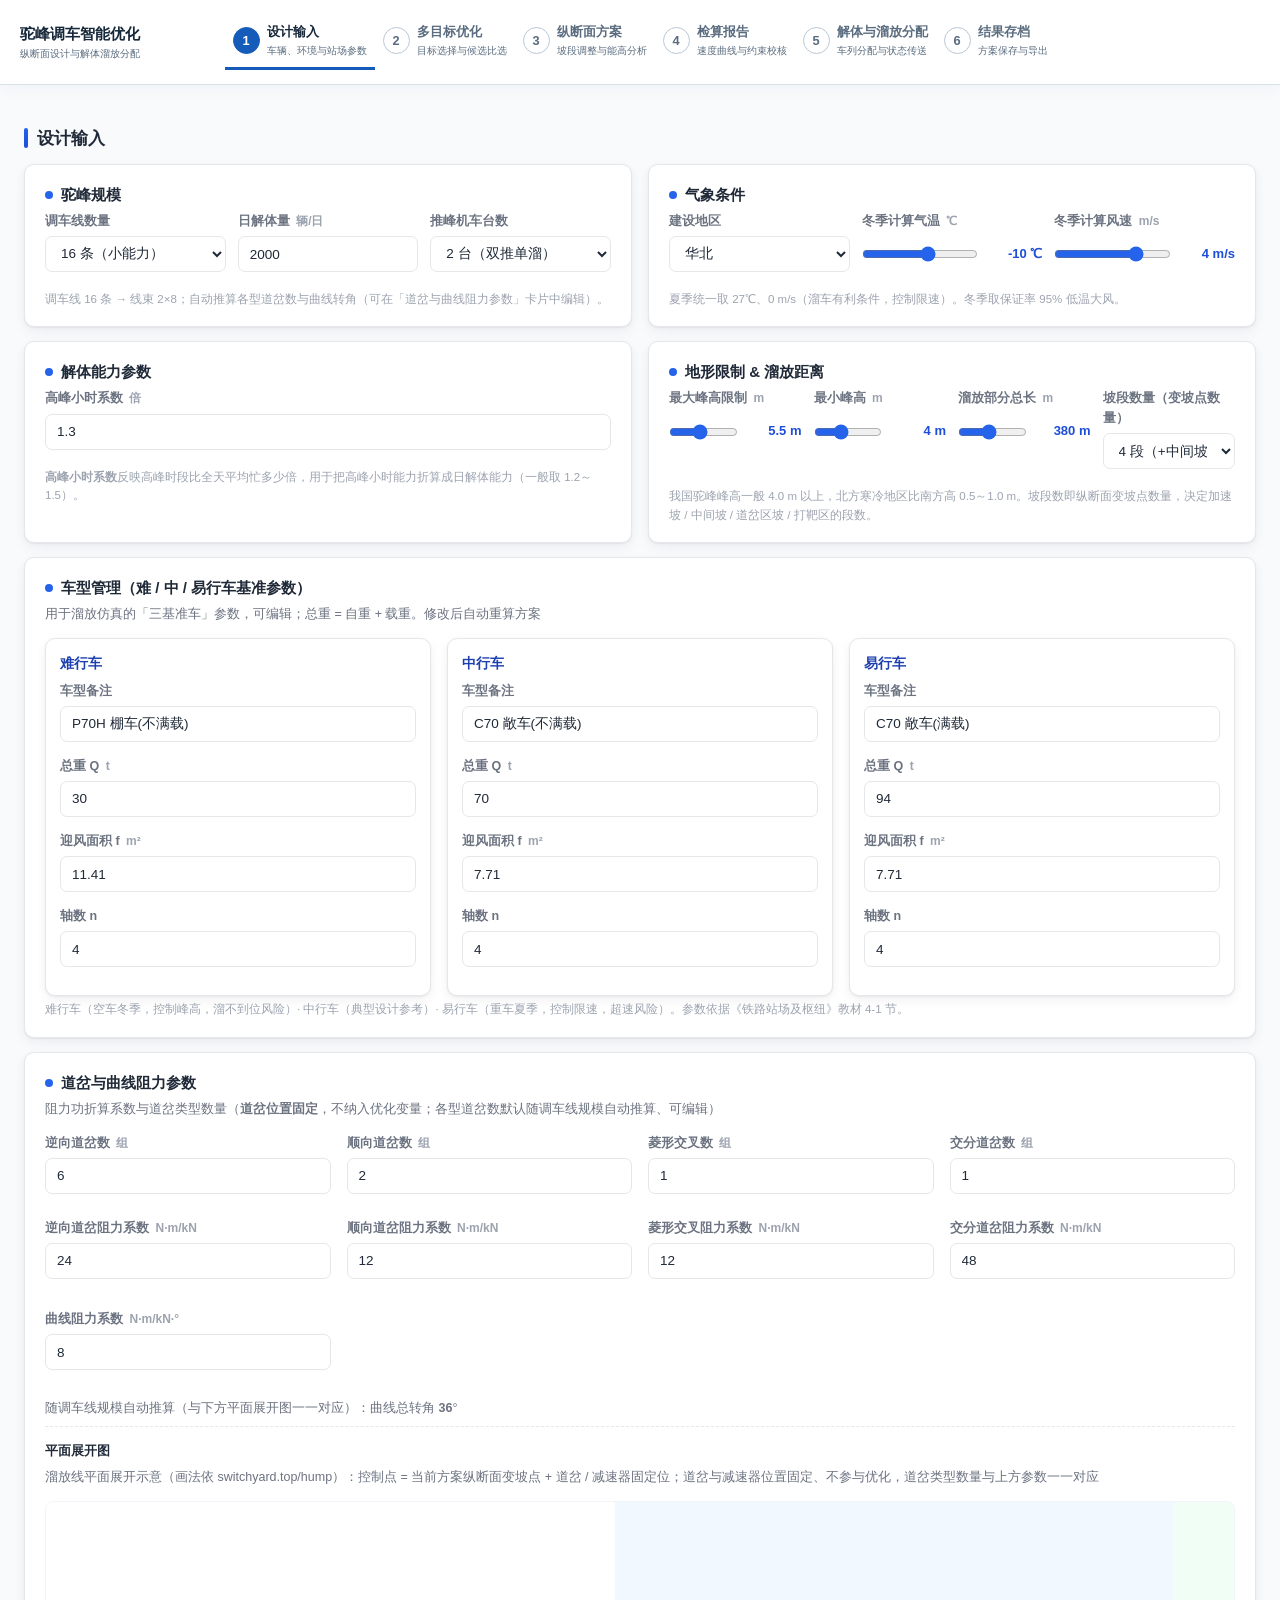
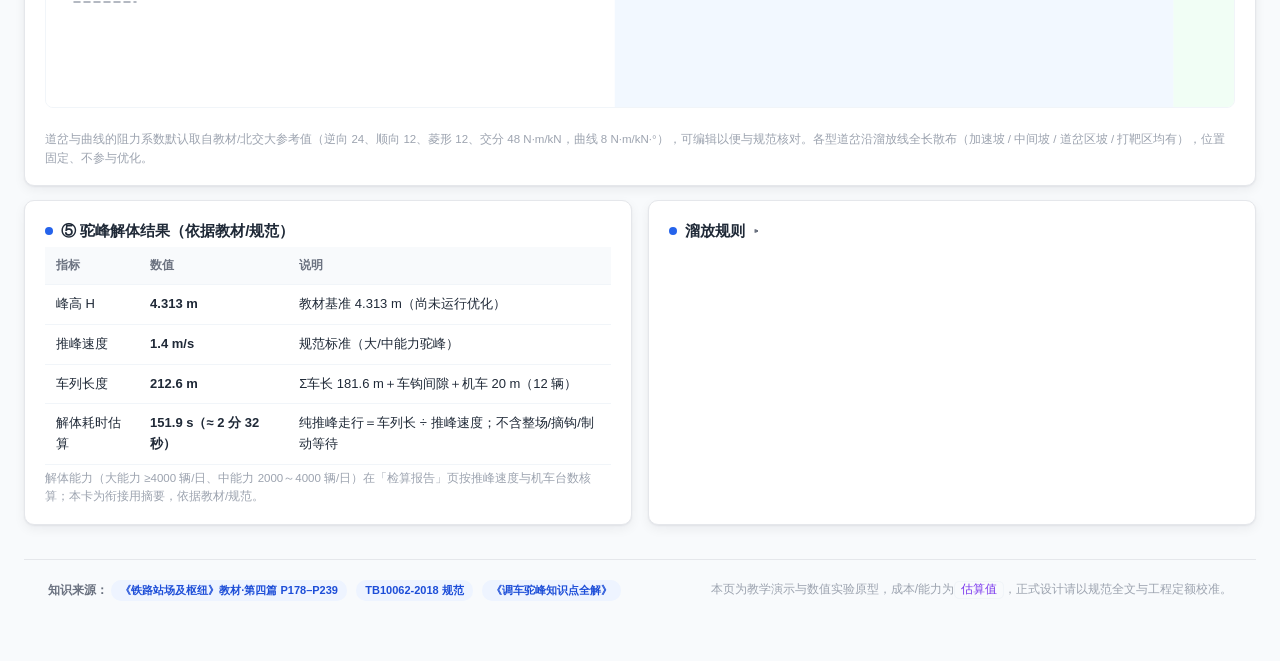
<file: hump.html>
<!DOCTYPE html>
<html lang="zh-CN">
<head>
<meta charset="UTF-8">
<meta name="viewport" content="width=device-width, initial-scale=1.0">
<title>驼峰调车智能优化平台 · SwitchYard</title>
<style>
/* ============ SwitchYard 风格主题（Tailwind 蓝色系） ============ */
:root{
  --primary:#2563eb; --primary-600:#1d4ed8; --primary-700:#1e40af;
  --primary-50:#eef4ff; --primary-100:#dbe7ff; --primary-200:#c8d8ff;
  --border:#e5e7eb; --border-light:#f1f5f9;
  --text:#1f2937; --text-2:#6b7280; --text-3:#9ca3af;
  --success:#16a34a; --success-bg:#ecfdf5;
  --warning:#d97706; --warning-bg:#fffbeb;
  --danger:#dc2626; --danger-bg:#fef2f2;
  --violet:#7c3aed; --teal:#0f766e; --amber:#d97706;
  --bg:#f8fafc; --card:#ffffff;
  --radius:10px; --shadow:0 1px 2px rgba(15,23,42,.06),0 4px 12px rgba(15,23,42,.06);
  --font:-apple-system,BlinkMacSystemFont,"Segoe UI","Microsoft YaHei","PingFang SC",Roboto,Helvetica,Arial,sans-serif;
}
*{box-sizing:border-box;margin:0;padding:0}
html,body{height:100%}
body{font-family:var(--font);background:var(--bg);color:var(--text);font-size:14px;line-height:1.6;-webkit-font-smoothing:antialiased}
a{color:var(--primary);text-decoration:none}

/* 顶部 */
.app-header{background:linear-gradient(120deg,#1e3a8a 0%,#1d4ed8 55%,#2563eb 100%);color:#fff;padding:0 28px;position:sticky;top:0;z-index:50;box-shadow:0 2px 10px rgba(29,78,216,.28)}
.app-header .bar{display:flex;align-items:center;height:56px;gap:14px}
.brand{display:flex;align-items:center;gap:11px}
.brand .logo{width:34px;height:34px;border-radius:8px;background:rgba(255,255,255,.16);display:flex;align-items:center;justify-content:center;font-weight:800;font-size:15px;letter-spacing:.5px;border:1px solid rgba(255,255,255,.28)}
.brand .t1{font-weight:700;font-size:16px;letter-spacing:.5px}
.brand .t2{font-size:11.5px;opacity:.82;margin-left:10px;padding-left:10px;border-left:1px solid rgba(255,255,255,.3)}
.header-right{margin-left:auto;display:flex;align-items:center;gap:10px;font-size:12.5px;opacity:.92}
.badge{background:rgba(255,255,255,.16);border:1px solid rgba(255,255,255,.25);border-radius:20px;padding:3px 12px;font-size:12px}
.header-sub{background:rgba(255,255,255,.06);border-top:1px solid rgba(255,255,255,.12);padding:7px 28px;font-size:12.5px;opacity:.9}

/* 布局 */
.wrap{max-width:1440px;margin:0 auto;padding:18px 24px 40px}
/* 标签页 */
.tabs{display:flex;gap:2px;background:var(--card);border:1px solid var(--border);border-radius:var(--radius);padding:4px;margin:18px 0 0;overflow-x:auto;box-shadow:var(--shadow);position:sticky;top:72px;z-index:40}
.tab{flex:1;min-width:118px;text-align:center;padding:11px 6px;border-radius:7px;cursor:pointer;color:var(--text-2);font-weight:600;font-size:13.5px;white-space:nowrap;transition:.18s;border:1px solid transparent;position:relative}
.tab:hover{background:var(--primary-50);color:var(--primary-600)}
.tab.active{background:var(--primary);color:#fff;box-shadow:0 2px 8px rgba(37,99,235,.35)}
.tab .num{display:inline-block;min-width:18px;height:18px;line-height:18px;border-radius:5px;background:rgba(37,99,235,.12);color:var(--primary-600);font-size:11px;margin-right:5px;font-weight:700}
.tab.active .num{background:rgba(255,255,255,.25);color:#fff}
.panel{display:none;animation:fade .25s}
.panel.active{display:block}
@keyframes fade{from{opacity:0;transform:translateY(4px)}to{opacity:1;transform:none}}

/* 卡片 */
.grid{display:grid;gap:16px}
.cols-2{grid-template-columns:1fr 1fr}
.cols-3{grid-template-columns:repeat(3,1fr)}
.cols-4{grid-template-columns:repeat(4,1fr)}
.plan-chart{grid-column:span 2}
@media(max-width:1080px){.cols-2,.cols-3,.cols-4{grid-template-columns:1fr}.plan-chart{grid-column:auto}}
.card{background:var(--card);border:1px solid var(--border);border-radius:var(--radius);padding:18px 20px;box-shadow:var(--shadow)}
.card h3{font-size:15px;font-weight:700;margin-bottom:4px;display:flex;align-items:center;gap:8px}
.card h3 .dot{width:8px;height:8px;border-radius:50%;background:var(--primary);flex:none}
.card .sub{font-size:12.5px;color:var(--text-2);margin-bottom:14px}
h3[data-tip]{position:relative;cursor:help}
h3[data-tip]::after{content:attr(data-tip);position:absolute;left:0;top:calc(100% + 8px);max-width:360px;width:max-content;background:#0f172a;color:#e2e8f0;font-size:12px;line-height:1.6;font-weight:400;padding:7px 12px;border-radius:8px;box-shadow:0 8px 24px rgba(15,23,42,.3);opacity:0;visibility:hidden;transform:translateY(-4px);transition:opacity .16s ease,transform .16s ease,visibility .16s;pointer-events:none;z-index:60;white-space:normal}
h3[data-tip]:hover::after{opacity:1;visibility:visible;transform:translateY(0)}
h3[data-toggle]{cursor:pointer;user-select:none}
h3[data-toggle] .tog{font-size:12px;color:var(--text-2);transition:transform .18s ease;line-height:1}
h3[data-toggle].open .tog{transform:rotate(90deg)}
.card h4{font-size:13px;font-weight:700;color:var(--text);margin:16px 0 8px}
.section-title{font-size:17px;font-weight:800;margin:22px 0 12px;display:flex;align-items:center;gap:9px}
.section-title .bar{width:4px;height:20px;border-radius:3px;background:linear-gradient(var(--primary),var(--primary-600))}

/* 表单 */
.field{margin-bottom:14px}
.field label{display:block;font-size:12.5px;font-weight:600;color:var(--text-2);margin-bottom:5px}
.field label .req{color:var(--danger)}
.inp,.sel{width:100%;height:36px;padding:0 11px;border:1px solid var(--border);border-radius:7px;font-size:13.5px;color:var(--text);background:#fff;transition:.15s;font-family:var(--font)}
.inp:focus,.sel:focus{outline:none;border-color:var(--primary);box-shadow:0 0 0 3px var(--primary-100)}
.sel{cursor:pointer}
textarea.inp{height:auto;min-height:110px;padding:10px;line-height:1.6;resize:vertical;font-family:ui-monospace,Consolas,monospace}
.unit{color:var(--text-3);font-size:12px;margin-left:3px}
.hint{font-size:11.5px;color:var(--text-3);margin-top:4px}
.algo-note{margin-top:12px;border:1px solid var(--primary-100);background:var(--primary-50);border-radius:8px;padding:11px 13px;font-size:12px;color:var(--text-2);line-height:1.75}
.algo-note .t{font-weight:700;color:var(--primary-700);font-size:12.5px;margin-bottom:4px}
.algo-note .it{margin-top:3px}
.algo-note .it b{color:var(--text)}
.algo-note .tip{margin-top:7px;padding-top:7px;border-top:1px dashed var(--primary-200);color:var(--text-2)}
.algo-cards{display:grid;grid-template-columns:repeat(3,1fr);gap:12px;margin-top:14px}
.algo-card{background:var(--primary-50);border:1px solid var(--primary-100);border-radius:12px;padding:18px 14px 14px;text-align:center;transition:transform .18s ease,box-shadow .18s ease}
.algo-card:hover{transform:translateY(-3px);box-shadow:0 12px 24px rgba(37,99,235,.16)}
.algo-mascot{width:98px;height:98px;margin:0 auto 12px;border-radius:50%;display:flex;align-items:center;justify-content:center;background:radial-gradient(circle at 32% 28%,#ffffff 0%,#dbeafe 46%,#bfdbfe 100%);box-shadow:inset 0 -6px 14px rgba(37,99,235,.12)}
.algo-mascot svg{width:80px;height:80px}
.algo-name{font-size:14px;font-weight:700;color:var(--text);margin-bottom:7px}
.algo-desc{font-size:12.5px;color:var(--text-2);line-height:1.75;text-align:left}
.algo-desc b{color:var(--text)}
.algo-tip{margin-top:12px;border:1px dashed var(--primary-200);border-radius:9px;background:#fff;padding:10px 14px;font-size:12px;color:var(--text-2);line-height:1.75}
@media(max-width:1080px){.algo-cards{grid-template-columns:1fr}}
.row{display:flex;gap:12px}
.row .field{flex:1}
.inline{display:flex;align-items:center;gap:8px;flex-wrap:wrap}

/* 按钮 */
.btn{display:inline-flex;align-items:center;gap:7px;height:36px;padding:0 18px;border-radius:8px;border:1px solid var(--border);background:#fff;color:var(--text);font-size:13.5px;font-weight:600;cursor:pointer;transition:.16s;font-family:var(--font)}
.btn:hover{border-color:var(--primary);color:var(--primary)}
.btn.primary{background:var(--primary);border-color:var(--primary);color:#fff}
.btn.primary:hover{background:var(--primary-600)}
.btn.primary:disabled{background:#a5b8e8;border-color:#a5b8e8;cursor:not-allowed}
.btn.success{background:var(--success);border-color:var(--success);color:#fff}
.btn.ghost{background:var(--primary-50);border-color:var(--primary-100);color:var(--primary-600)}
.btn.lg{height:42px;padding:0 26px;font-size:14.5px}
.btn.sm{height:28px;padding:0 12px;font-size:12.5px}
.btn.danger{color:var(--danger);border-color:#fecaca;background:#fff}
.btn.danger:hover{background:var(--danger-bg);border-color:var(--danger);color:var(--danger)}

/* 结果存档列表 */
.hist-item{border:1px solid var(--border);border-radius:10px;padding:12px 14px;background:#fff}
.hist-item + .hist-item{margin-top:10px}
.hist-head{display:flex;align-items:center;gap:8px;flex-wrap:wrap}
.hist-label{font-weight:700;color:var(--text);font-size:13.5px}
.hist-time{margin-left:auto;font-size:11.5px;color:var(--text-2)}
.hist-metrics{font-size:12.5px;color:var(--text-2);margin-top:6px;line-height:1.6}
.hist-metrics b{color:var(--text);font-weight:700}
.hist-ops{display:flex;gap:8px;margin-top:10px}
.empty{color:var(--text-2);font-size:13px;padding:22px 8px;text-align:center;border:1px dashed var(--border);border-radius:9px}

/* 复选框目标卡片 */
.obj-grid{display:grid;grid-template-columns:repeat(auto-fill,minmax(215px,1fr));gap:10px}
.obj-card{border:1.5px solid var(--border);border-radius:9px;padding:12px 13px;cursor:pointer;transition:.15s;background:#fff;position:relative}
.obj-card:hover{border-color:var(--primary-200)}
.obj-card.on{border-color:var(--primary);background:var(--primary-50)}
.obj-card .ck{position:absolute;top:10px;right:11px;width:17px;height:17px;border-radius:5px;border:2px solid var(--border);display:flex;align-items:center;justify-content:center;font-size:11px;color:#fff;transition:.15s}
.obj-card.on .ck{background:var(--primary);border-color:var(--primary)}
.obj-card .nm{font-weight:700;font-size:13.5px}
.obj-card .ds{font-size:11.5px;color:var(--text-2);margin-top:3px}
.obj-card .tag{display:inline-block;font-size:10.5px;margin-top:6px;padding:1px 8px;border-radius:10px;font-weight:600}
.tag.min{background:var(--danger-bg);color:var(--danger)}
.tag.max{background:var(--success-bg);color:var(--success)}
.obj-card .grp{display:inline-block;font-size:10px;margin-top:6px;margin-left:5px;padding:1px 7px;border-radius:10px;font-weight:600}
.obj-card .grp-eco{background:#fef3c7;color:#b45309}
.obj-card .grp-perf{background:#dbeafe;color:#1d4ed8}
.obj-card .cf{font-size:10.5px;color:var(--text-2);margin-top:5px;line-height:1.35}
.obj-card.disabled{opacity:.5;cursor:not-allowed;border-style:dashed}
.obj-card.disabled:hover{border-color:var(--border)}
.obj-card .grp-off{background:#f3f4f6;color:#9ca3af}

/* 指标卡 */
.stat{background:var(--card);border:1px solid var(--border);border-radius:var(--radius);padding:14px 16px;box-shadow:var(--shadow);position:relative;overflow:hidden}
.stat .k{font-size:12px;color:var(--text-2);font-weight:600}
.stat .v{font-size:24px;font-weight:800;margin-top:4px;letter-spacing:-.5px}
.stat .v small{font-size:12px;font-weight:600;color:var(--text-3);margin-left:2px}
.stat .bar-inline{position:absolute;left:0;top:0;bottom:0;width:3px}
.stat.blue .bar-inline{background:var(--primary)} .stat.blue .v{color:var(--primary-600)}
.stat.green .bar-inline{background:var(--success)} .stat.green .v{color:var(--success)}
.stat.amber .bar-inline{background:var(--warning)} .stat.amber .v{color:var(--warning)}
.stat.violet .bar-inline{background:var(--violet)} .stat.violet .v{color:var(--violet)}
.stat.teal .bar-inline{background:var(--teal)} .stat.teal .v{color:var(--teal)}

/* 进度条 */
.progress{height:8px;background:var(--border-light);border-radius:6px;overflow:hidden;flex:1}
.progress .fill{height:100%;background:linear-gradient(90deg,var(--primary),#4f46e5);border-radius:6px;transition:width .15s;width:0%}

/* 表格 */
table{width:100%;border-collapse:collapse;font-size:13px}
th,td{padding:9px 11px;text-align:left;border-bottom:1px solid var(--border-light)}
th{font-size:12px;color:var(--text-2);font-weight:700;background:var(--bg);white-space:nowrap}
tr:hover td{background:#fbfdff}
td.num{font-variant-numeric:tabular-nums;font-weight:600}
tr.selected td{background:var(--primary-50)!important}
.badge-row{display:inline-block;padding:2px 9px;border-radius:12px;font-size:11.5px;font-weight:600}
.badge.ok{background:var(--success-bg);color:var(--success)}
.badge.warn{background:var(--warning-bg);color:var(--warning)}
.badge.bad{background:var(--danger-bg);color:var(--danger)}
.badge.info{background:var(--primary-50);color:var(--primary-600)}

/* 图表容器 */
.chart-box{width:100%;border:1px solid var(--border-light);border-radius:8px;background:#fff;overflow:hidden}
.chart-box svg{display:block;width:100%;height:auto}
.legend{display:flex;gap:16px;flex-wrap:wrap;font-size:12px;color:var(--text-2);margin-top:8px}
.legend .li{display:flex;align-items:center;gap:6px}
.legend .sw{width:14px;height:3px;border-radius:2px;display:inline-block}
.plan-block{margin:8px 0 14px;padding-top:14px;border-top:1px dashed var(--border)}

/* 校核清单 */
.check-item{display:flex;align-items:flex-start;gap:10px;padding:9px 11px;border:1px solid var(--border-light);border-radius:8px;margin-bottom:7px;background:#fff}
.check-item .ico{width:20px;height:20px;border-radius:50%;flex:none;display:flex;align-items:center;justify-content:center;font-size:12px;font-weight:800;color:#fff;margin-top:1px}
.check-item.ok .ico{background:var(--success)}
.check-item.bad .ico{background:var(--danger)}
.check-item.warn .ico{background:var(--warning)}
.check-item .ct{flex:1}
.check-item .ct .nm{font-weight:600;font-size:13px}
.check-item .ct .vl{font-size:11.5px;color:var(--text-2);margin-top:1px}
.check-item.ok{border-left:3px solid var(--success)}
.check-item.bad{border-left:3px solid var(--danger)}
.check-item.warn{border-left:3px solid var(--warning)}

/* 结论框 */
.conclusion{border-radius:9px;padding:14px 16px;font-size:13px;margin-top:12px;border:1px solid}
.conclusion.info{background:var(--primary-50);border-color:var(--primary-100);color:#1e3a8a}
.conclusion.warn{background:var(--warning-bg);border-color:#fde68a;color:#92400e}
.conclusion.danger{background:var(--danger-bg);border-color:#fecaca;color:#991b1b}
.conclusion strong{font-weight:800}
.conclusion .dotlist{margin:8px 0 0;padding-left:18px;line-height:1.7}
.conclusion .dotlist li{margin:4px 0}

/* 页脚 */
.footer{margin-top:34px;padding:20px 24px;border-top:1px solid var(--border);color:var(--text-3);font-size:12px;display:flex;justify-content:space-between;gap:20px;flex-wrap:wrap}
.footer b{color:var(--text-2)}
.footer .tag{display:inline-block;padding:2px 9px;border-radius:10px;background:var(--primary-50);color:var(--primary-600);font-size:11px;margin-right:6px;font-weight:600}

.toolbar{display:flex;align-items:center;gap:12px;flex-wrap:wrap;margin-bottom:14px}
.spacer{flex:1}
.muted{color:var(--text-3);font-size:12px}
.mt{margin-top:14px}.mt2{margin-top:20px}
.divider{height:1px;background:var(--border);margin:18px 0}
.pill{display:inline-flex;align-items:center;gap:6px;padding:4px 12px;border-radius:20px;font-size:12px;font-weight:600}
.pill.blue{background:var(--primary-50);color:var(--primary-700)}
code{background:var(--bg);border:1px solid var(--border-light);border-radius:5px;padding:1px 6px;font-size:12px;font-family:ui-monospace,Consolas,monospace;color:var(--violet)}

/* 封面页 */
.cover{position:fixed;inset:0;z-index:1000;display:flex;align-items:center;justify-content:center;background:radial-gradient(1200px 600px at 20% -10%,#2f4fb0 0%,transparent 60%),radial-gradient(1000px 700px at 100% 110%,#16306e 0%,transparent 55%),linear-gradient(135deg,#0f1f4d 0%,#1e3a8a 34%,#1d4ed8 70%,#2563eb 100%);color:#fff;overflow:auto;transition:opacity .45s ease,visibility .45s}
.cover.hidden{opacity:0;visibility:hidden;pointer-events:none}
.cover-inner{max-width:920px;width:92%;padding:52px 20px;text-align:center}
.cover-logo{width:78px;height:78px;border-radius:18px;background:rgba(255,255,255,.14);border:1px solid rgba(255,255,255,.3);display:flex;align-items:center;justify-content:center;font-weight:800;font-size:30px;letter-spacing:1px;margin:0 auto 22px;box-shadow:0 12px 32px rgba(0,0,0,.28)}
.cover h1{font-size:36px;font-weight:800;letter-spacing:1px;margin-bottom:12px;line-height:1.25}
.cover .tagline{font-size:15px;opacity:.86;margin-bottom:30px}
.cover-desc{background:rgba(255,255,255,.08);border:1px solid rgba(255,255,255,.16);border-radius:14px;padding:22px 26px;text-align:left;font-size:14px;line-height:1.9;color:rgba(255,255,255,.93);margin-bottom:26px;backdrop-filter:blur(4px)}
.cover-desc b{color:#fff;font-weight:700}
.cover-feats{display:grid;grid-template-columns:repeat(3,1fr);gap:16px;margin-bottom:36px}
.cover-feat{background:rgba(255,255,255,.1);border:1px solid rgba(255,255,255,.16);border-radius:16px;padding:22px 16px 18px;text-align:center;transition:transform .2s ease,background .2s ease}
.cover-feat:hover{transform:translateY(-4px);background:rgba(255,255,255,.17)}
.cover-mascot{width:104px;height:104px;margin:0 auto 14px;border-radius:50%;display:flex;align-items:center;justify-content:center;background:radial-gradient(circle at 32% 28%,#ffffff 0%,#dbeafe 46%,#bfdbfe 100%);box-shadow:inset 0 -6px 14px rgba(37,99,235,.14),0 8px 20px rgba(0,0,0,.25)}
.cover-mascot svg{width:84px;height:84px}
.cover-feat .n{font-weight:700;font-size:15px;color:#fff;display:flex;align-items:center;justify-content:center;gap:6px}
.cover-feat .d{font-size:12px;color:rgba(255,255,255,.78);margin-top:6px;line-height:1.6}
@media(max-width:760px){.cover-feats{grid-template-columns:repeat(2,1fr)}}
@media(max-width:480px){.cover-feats{grid-template-columns:1fr}}
.cover-actions{display:flex;gap:14px;justify-content:center;flex-wrap:wrap}
.cover-btn{display:inline-flex;align-items:center;gap:8px;height:48px;padding:0 30px;border-radius:10px;font-size:15.5px;font-weight:700;cursor:pointer;transition:.18s;font-family:var(--font);border:1px solid transparent}
.cover-btn.enter{background:#fff;color:var(--primary-700)}
.cover-btn.enter:hover{transform:translateY(-2px);box-shadow:0 12px 28px rgba(0,0,0,.3)}
.cover-btn.src{background:rgba(255,255,255,.12);color:#fff;border-color:rgba(255,255,255,.32)}
.cover-btn.src:hover{background:rgba(255,255,255,.22)}
.cover-foot{margin-top:32px;font-size:12px;opacity:.6;line-height:1.7}

/* 源代码弹窗 */
.modal-backdrop{position:fixed;inset:0;z-index:1200;background:rgba(15,23,42,.64);display:none;align-items:center;justify-content:center;padding:24px}
.modal-backdrop.show{display:flex}
.modal{background:#fff;border-radius:14px;width:min(1000px,94vw);max-height:88vh;display:flex;flex-direction:column;overflow:hidden;box-shadow:0 24px 64px rgba(0,0,0,.38)}
.modal-head{display:flex;align-items:center;gap:12px;padding:15px 20px;border-bottom:1px solid var(--border);flex:none}
.modal-head h3{font-size:15px;font-weight:700;flex:1;display:flex;align-items:center;gap:8px}
.modal-head .dot{width:8px;height:8px;border-radius:50%;background:var(--primary);flex:none}
.modal-body{overflow:auto;background:#0f172a;flex:1}
.modal-body pre{margin:0;padding:18px 20px;font-family:ui-monospace,Consolas,"Courier New",monospace;font-size:12px;line-height:1.6;color:#e2e8f0;white-space:pre;tab-size:2}
.modal-foot{display:flex;align-items:center;gap:10px;padding:12px 20px;border-top:1px solid var(--border);font-size:12px;color:var(--text-2);flex:none}
.modal-foot .spacer{flex:1}
@media(max-width:640px){.cover h1{font-size:26px}.cover-inner{padding:36px 14px}.cover-desc{font-size:13px}.cover-btn{height:44px;padding:0 22px;font-size:14.5px}}

/* ===== 人机交互增强（悬停读数 / 滑块 / 溜放动画 / 拖拽调坡） ===== */
.chart-box{position:relative}
.chart-hint{margin-top:8px;font-size:12px;color:var(--text-3);line-height:1.55}
.chart-hint b{color:var(--primary-600);font-weight:600}
/* 参数滑块 */
.range-row{display:flex;align-items:center;gap:10px;height:36px}
.range-row .inp-range{flex:1;height:36px;margin:0;accent-color:var(--primary);cursor:pointer;background:transparent}
.range-val{min-width:54px;text-align:right;font-weight:700;font-size:13px;color:var(--primary-600);font-variant-numeric:tabular-nums}
/* 悬停读数提示（HTML 浮层，供平面展开图 / 动画用） */
.hover-tip{position:fixed;z-index:3000;pointer-events:none;background:rgba(17,24,39,.95);color:#fff;padding:8px 11px;border-radius:8px;font-size:12px;line-height:1.6;box-shadow:0 6px 20px rgba(0,0,0,.25);max-width:280px;display:none;white-space:nowrap}
.hover-tip b{color:#93c5fd}
.hover-tip .k{opacity:.72}
/* 溜放动画 */
.anim-toolbar{display:flex;align-items:center;gap:10px;flex-wrap:wrap;margin-bottom:12px}
.anim-readout{position:absolute;top:10px;right:10px;background:rgba(255,255,255,.97);border:1px solid var(--border);border-radius:9px;padding:9px 12px;font-size:12px;line-height:1.65;box-shadow:0 4px 16px rgba(0,0,0,.14);min-width:184px;pointer-events:none;z-index:5}
.anim-readout .title{font-weight:700;color:var(--text);font-size:12.5px}
.anim-readout .car{display:flex;align-items:center;gap:7px;margin-top:3px}
.anim-readout .dot{width:9px;height:9px;border-radius:50%;flex:none}
.anim-readout .n{font-weight:600;color:var(--text);margin-right:auto}
.anim-readout .v{font-variant-numeric:tabular-nums;font-weight:700;color:var(--text)}
.anim-readout .k{color:var(--text-2)}
/* 拖拽调坡 */
.drag-knob{cursor:ns-resize}
.drag-knob:hover{filter:brightness(1.15)}
.drag-knob.peak{cursor:ns-resize}
.drag-readout{position:absolute;left:10px;top:10px;background:rgba(255,255,255,.97);border:1px solid var(--border);border-radius:9px;padding:8px 11px;font-size:11.5px;line-height:1.6;box-shadow:0 4px 16px rgba(0,0,0,.14);pointer-events:none;z-index:5;max-width:240px}
.drag-readout .ok{color:var(--success)}
.drag-readout .bad{color:var(--danger)}

/* 与平面调车保持一致的步骤导航 */
.tabs{position:sticky;top:0;display:flex;align-items:stretch;justify-content:center;gap:0;margin:0;padding:14px clamp(18px,3vw,48px);background:#fff;border:0;border-bottom:1px solid #d9e1e9;border-radius:0;box-shadow:0 3px 18px #1838580a;overflow-x:auto;z-index:40}
.tabs .tab{flex:0 0 auto;display:flex;align-items:center;gap:9px;min-width:160px;padding:8px 17px;border:0;border-bottom:3px solid transparent;border-radius:0;background:#fff;color:#5a6c7f;box-shadow:none;font:inherit;text-align:left;white-space:nowrap}
.tabs .tab:hover{background:#f7faff;color:#17283b}
.tabs .tab.active{border-bottom-color:#155bba;background:#fff;color:#17283b;box-shadow:none}
.tabs .tab .num{display:grid;place-items:center;flex-shrink:0;min-width:27px;width:27px;height:27px;line-height:normal;margin:0;border:1px solid #b9c7d5;border-radius:50%;background:transparent;color:inherit;font-size:12.8px;font-weight:700}
.tabs .tab.active .num{border-color:#155bba;background:#155bba;color:#fff}
.tab-label{font-size:14.4px;font-weight:700;line-height:1.55}.tab-label small{display:block;margin-top:1px;color:#5a6c7f;font-size:11.2px;font-weight:400}
.tabs .tab:focus-visible{outline:3px solid #8db4ed;outline-offset:-3px}
@media(max-width:1100px){.tabs{justify-content:flex-start}}
@media(max-width:680px){.tabs{padding:13px}.tabs .tab{min-width:128px;padding:8px}.tab-label small{display:none}}


/* 模块标识与持续显示的导航 */
html,body{height:auto;min-height:100%}
.hump-module-header{position:sticky;top:0;z-index:60;display:flex;align-items:center;justify-content:space-between;gap:22px;padding:14px clamp(18px,3vw,48px);background:#fff;border-bottom:1px solid #d9e1e9;box-shadow:0 3px 18px #1838580a}
.module-brand{display:flex;align-items:center;gap:12px;flex-shrink:0;color:#17283b}.module-brand h1{font-size:17.3px;line-height:1.55;margin:0}.module-brand p{font-size:12.8px;color:#5a6c7f;margin:0;line-height:1.55}
.module-mark{display:grid;gap:5px;width:38px;padding:10px 8px;border-radius:9px;background:#155bba}.module-mark span{height:2px;background:#fff}
.hump-module-header .tabs{position:static;flex:0 1 auto;min-width:0;margin:0;padding:0;border:0;box-shadow:none;justify-content:flex-start}
@media(max-width:1300px){.hump-module-header{flex-wrap:wrap}.hump-module-header .tabs{width:100%;flex-basis:100%;justify-content:center}}
@media(max-width:1100px){.hump-module-header .tabs{justify-content:flex-start}}
@media(max-width:680px){.hump-module-header{gap:12px;padding:13px}.hump-module-header .tabs{overflow-x:auto}.module-brand h1{font-size:17px}}


/* 六步导航相对页面居中，左右留出对称空间 */
@media(min-width:1650px){.hump-module-header{display:grid;grid-template-columns:minmax(0,1fr) auto minmax(0,1fr)}.module-brand{grid-column:1}.hump-module-header .tabs{grid-column:2;justify-content:center}}
@media(min-width:1101px) and (max-width:1649px){.hump-module-header{display:flex;flex-wrap:wrap}.hump-module-header .tabs{width:100%;flex-basis:100%;justify-content:center}}


/* 桌面端保持单行导航及原有高度 */
@media(min-width:1101px){.hump-module-header{display:grid;grid-template-columns:minmax(0,1fr) auto minmax(0,1fr);gap:12px;padding:14px clamp(18px,3vw,48px);flex-wrap:nowrap}.module-brand{grid-column:1;min-width:0}.module-brand h1{font-size:17px;white-space:nowrap}.module-brand p{font-size:12px;white-space:nowrap}.hump-module-header .tabs{grid-column:2;flex-basis:auto;width:auto;justify-content:center}.tabs .tab{min-width:0;padding:8px 12px}}
@media(min-width:1101px) and (max-width:1450px){.hump-module-header{padding-inline:20px;gap:8px}.tabs .tab{padding-inline:8px;gap:7px}.tab-label{font-size:13px}.tab-label small{font-size:10px}.module-brand h1{font-size:15px}.module-brand p{font-size:10px}}

</style>
</head>
<body>

<!-- ================= 源代码弹窗 ================= -->
<div class="modal-backdrop" id="src-modal">
  <div class="modal">
    <div class="modal-head">
      <span class="dot"></span><h3>网页源代码</h3>
      <button class="btn sm" id="btn-copy">复制全部</button>
      <button class="btn sm" id="btn-close-src">关闭</button>
    </div>
    <div class="modal-body"><pre id="src-code"></pre></div>
    <div class="modal-foot"><span id="src-info"></span><span class="spacer"></span><span>当前网页完整源代码（HTML · 含内联样式与脚本）</span></div>
  </div>
</div>

  <header class="hump-module-header">
  <div class="module-brand"><div><h1>驼峰调车智能优化</h1><p>纵断面设计与解体溜放分配</p></div></div>
  <nav class="tabs" id="tabs" aria-label="驼峰分析流程">
    <button type="button" class="tab active" data-panel="p-input"><span class="num">1</span><span class="tab-label">设计输入<small>车辆、环境与站场参数</small></span></button>
    <button type="button" class="tab" data-panel="p-optimize"><span class="num">2</span><span class="tab-label">多目标优化<small>目标选择与候选比选</small></span></button>
    <button type="button" class="tab" data-panel="p-profile"><span class="num">3</span><span class="tab-label">纵断面方案<small>坡段调整与能高分析</small></span></button>
    <button type="button" class="tab" data-panel="p-check"><span class="num">4</span><span class="tab-label">检算报告<small>速度曲线与约束校核</small></span></button>
    <button type="button" class="tab" data-panel="p-classify"><span class="num">5</span><span class="tab-label">解体与溜放分配<small>车列分配与状态传送</small></span></button>
    <button type="button" class="tab" data-panel="p-history"><span class="num">6</span><span class="tab-label">结果存档<small>方案保存与导出</small></span></button>
  </nav>
</header>

<div class="wrap">


  <!-- ================= 1. 设计输入 ================= -->
  <div class="panel active" id="p-input">
    <div class="section-title"><span class="bar"></span>设计输入</div>
    <div class="grid cols-2">
      <div class="card">
        <h3 data-tip="决定道岔数量、溜放线数量与配套设备等级"><span class="dot"></span>驼峰规模</h3>
        <div class="row">
          <div class="field">
            <label>调车线数量</label>
            <select class="sel" id="in-lines">
              <option value="12">12 条（小能力）</option>
              <option value="16" selected>16 条（小能力）</option>
              <option value="24">24 条（中能力）</option>
              <option value="32">32 条（大能力）</option>
              <option value="36">36 条（大能力）</option>
              <option value="48">48 条（大能力）</option>
            </select>
          </div>
          <div class="field">
            <label>日解体量 <span class="unit">辆/日</span></label>
            <input class="inp" id="in-daily" type="number" value="2000" min="200" step="100">
          </div>
          <div class="field">
            <label>推峰机车台数</label>
            <select class="sel" id="in-machines">
              <option value="1">1 台（单推单溜）</option>
              <option value="2" selected>2 台（双推单溜）</option>
              <option value="3">3 台（双推单溜）</option>
            </select>
          </div>
        </div>
        <div class="hint">调车线 16 条 → 线束 2×8；自动推算各型道岔数与曲线转角（可在「道岔与曲线阻力参数」卡片中编辑）。</div>
      </div>

      <div class="card">
        <h3 data-tip="控制峰高的两个极端工况：冬季溜得动、夏季不超速"><span class="dot"></span>气象条件</h3>
        <div class="row">
          <div class="field">
            <label>建设地区</label>
            <select class="sel" id="in-region">
              <option value="华北" selected>华北</option>
              <option value="东北">东北（寒冷）</option>
              <option value="华东">华东</option>
              <option value="华南">华南</option>
              <option value="西北">西北（寒冷）</option>
            </select>
          </div>
          <div class="field">
            <label>冬季计算气温 <span class="unit">℃</span></label>
            <div class="range-row"><input class="inp inp-range" id="in-twinter" type="range" value="-10" min="-40" max="10" step="1" data-unit=" ℃"><span class="range-val">-10 ℃</span></div>
          </div>
          <div class="field">
            <label>冬季计算风速 <span class="unit">m/s</span></label>
            <div class="range-row"><input class="inp inp-range" id="in-vwind" type="range" value="4" min="0" max="5" step="0.5" data-unit=" m/s"><span class="range-val">4 m/s</span></div>
          </div>
        </div>
        <div class="hint">夏季统一取 27℃、0 m/s（溜车有利条件，控制限速）。冬季取保证率 95% 低温大风。</div>
      </div>
    </div>

    <div class="grid cols-2 mt">
      <div class="card">
        <h3 data-tip="用于把高峰小时能力折算成日解体能力"><span class="dot"></span>解体能力参数</h3>
        <div class="row">
          <div class="field">
            <label>高峰小时系数 <span class="unit">倍</span></label>
            <input class="inp" id="in-peak" type="number" value="1.3" min="1" max="2" step="0.1">
          </div>
        </div>
        <div class="hint"><b>高峰小时系数</b>反映高峰时段比全天平均忙多少倍，用于把高峰小时能力折算成日解体能力（一般取 1.2～1.5）。</div>
      </div>

      <div class="card">
        <h3 data-tip="地形约束、纵断面总长与坡段数量"><span class="dot"></span>地形限制 &amp; 溜放距离</h3>
        <div class="row">
          <div class="field">
            <label>最大峰高限制 <span class="unit">m</span></label>
            <div class="range-row"><input class="inp inp-range" id="in-hmax" type="range" value="5.5" min="4.5" max="7" step="0.1" data-unit=" m"><span class="range-val">5.5 m</span></div>
          </div>
          <div class="field">
            <label>最小峰高 <span class="unit">m</span></label>
            <div class="range-row"><input class="inp inp-range" id="in-hmin" type="range" value="4.0" min="3.5" max="5.5" step="0.1" data-unit=" m"><span class="range-val">4.0 m</span></div>
          </div>
          <div class="field">
            <label>溜放部分总长 <span class="unit">m</span></label>
            <div class="range-row"><input class="inp inp-range" id="in-length" type="range" value="380" min="250" max="600" step="10" data-unit=" m"><span class="range-val">380 m</span></div>
          </div>
          <div class="field">
            <label>坡段数量（变坡点数量）</label>
            <select class="sel" id="in-segments">
              <option value="3">3 段（加速坡 / 道岔区坡 / 打靶区）</option>
              <option value="4" selected>4 段（+中间坡，推荐）</option>
              <option value="5">5 段（+两个中间坡）</option>
              <option value="6">6 段（+三个中间坡）</option>
            </select>
          </div>
        </div>
        <div class="hint">我国驼峰峰高一般 4.0 m 以上，北方寒冷地区比南方高 0.5～1.0 m。坡段数即纵断面变坡点数量，决定加速坡 / 中间坡 / 道岔区坡 / 打靶区的段数。</div>
      </div>
    </div>

    <div class="card mt">
      <h3><span class="dot"></span>车型管理（难 / 中 / 易行车基准参数）</h3>
      <div class="sub">用于溜放仿真的「三基准车」参数，可编辑；总重 = 自重 + 载重。修改后自动重算方案</div>
      <div class="grid cols-3" id="vehicles-grid"></div>
      <div class="hint">难行车（空车冬季，控制峰高，溜不到位风险）· 中行车（典型设计参考）· 易行车（重车夏季，控制限速，超速风险）。参数依据《铁路站场及枢纽》教材 4-1 节。</div>
    </div>

    <div class="card mt">
      <h3><span class="dot"></span>道岔与曲线阻力参数</h3>
      <div class="sub">阻力功折算系数与道岔类型数量（<b>道岔位置固定</b>，不纳入优化变量；各型道岔数默认随调车线规模自动推算、可编辑）</div>
      <div class="grid cols-4">
        <div class="field"><label>逆向道岔数 <span class="unit">组</span></label><input class="inp" id="in-nrev" type="number" value="6" min="0" max="40" step="1"></div>
        <div class="field"><label>顺向道岔数 <span class="unit">组</span></label><input class="inp" id="in-nfwd" type="number" value="2" min="0" max="40" step="1"></div>
        <div class="field"><label>菱形交叉数 <span class="unit">组</span></label><input class="inp" id="in-ndia" type="number" value="1" min="0" max="40" step="1"></div>
        <div class="field"><label>交分道岔数 <span class="unit">组</span></label><input class="inp" id="in-nslip" type="number" value="1" min="0" max="40" step="1"></div>
      </div>
      <div class="grid cols-4" style="margin-top:10px">
        <div class="field"><label>逆向道岔阻力系数 <span class="unit">N·m/kN</span></label><input class="inp" id="in-crev" type="number" value="24" min="0" step="1"></div>
        <div class="field"><label>顺向道岔阻力系数 <span class="unit">N·m/kN</span></label><input class="inp" id="in-cfwd" type="number" value="12" min="0" step="1"></div>
        <div class="field"><label>菱形交叉阻力系数 <span class="unit">N·m/kN</span></label><input class="inp" id="in-cdia" type="number" value="12" min="0" step="1"></div>
        <div class="field"><label>交分道岔阻力系数 <span class="unit">N·m/kN</span></label><input class="inp" id="in-cslip" type="number" value="48" min="0" step="1"></div>
        <div class="field"><label>曲线阻力系数 <span class="unit">N·m/kN·°</span></label><input class="inp" id="in-ccurve" type="number" value="8" min="0" step="0.5"></div>
      </div>
      <div class="sub" style="margin:14px 0 4px">随调车线规模自动推算（与下方平面展开图一一对应）：曲线总转角 <b id="plan-theta">36</b>°</div>
      <div class="plan-block">
        <div class="sub" style="font-weight:700;color:var(--text);margin-bottom:6px">平面展开图</div>
        <div class="sub">溜放线平面展开示意（画法依 switchyard.top/hump）：控制点 = 当前方案纵断面变坡点 + 道岔 / 减速器固定位；道岔与减速器位置固定、不参与优化，道岔类型数量与上方参数一一对应</div>
        <div class="chart-box" id="chart-plan"></div>
        <div class="legend" id="legend-plan"></div>
        <div id="plan-summary"></div>
      </div>
      <div class="hint">道岔与曲线的阻力系数默认取自教材/北交大参考值（逆向 24、顺向 12、菱形 12、交分 48 N·m/kN，曲线 8 N·m/kN·°），可编辑以便与规范核对。各型道岔沿溜放线全长散布（加速坡 / 中间坡 / 道岔区坡 / 打靶区均有），位置固定、不参与优化。</div>
    </div>
  </div>

  <!-- ================= 2. 多目标优化 ================= -->
  <div class="panel" id="p-optimize">
    <div class="section-title"><span class="bar"></span>多目标自动优化引擎</div>
    <div class="card">
      <h3 data-tip="配置优化算法与种群规模；优化目标在下方「优化目标」卡片选择"><span class="dot"></span>优化设置</h3>
      <div class="row">
        <div class="field">
          <label>种群规模</label>
          <input class="inp" id="in-pop" type="number" value="50" min="20" max="300" step="10">
        </div>
        <div class="field">
          <label>迭代次数</label>
          <input class="inp" id="in-iter" type="number" value="60" min="10" max="400" step="10">
        </div>
        <div class="field">
          <label>算法</label>
          <select class="sel" id="in-algo">
            <option value="mopso">MOPSO 多目标粒子群</option>
            <option value="nsga2" selected>NSGA-II 多目标遗传算法</option>
            <option value="alns">ALNS 自适应大邻域搜索</option>
          </select>
        </div>
      </div>
      <div class="hint">
        优化变量：<b>峰高 H</b>、<b>各变坡点横向坐标 x</b>、<b>各变坡点高度 h</b>（<b>道岔位置固定</b>，不纳入优化变量）。支持 MOPSO / NSGA-II / ALNS 三种多目标算法，适配连续纵断面变量。
      </div>
      <div class="algo-cards">
        <div class="algo-card">
          <div class="algo-mascot"><svg viewBox="0 0 100 100" aria-hidden="true"><ellipse cx="50" cy="52" rx="41" ry="13" fill="none" stroke="#93c5fd" stroke-width="2" stroke-dasharray="4 5"/><circle cx="15" cy="40" r="6" fill="#93c5fd"/><circle cx="85" cy="38" r="5" fill="#60a5fa"/><circle cx="13" cy="66" r="4" fill="#bfdbfe"/><circle cx="87" cy="68" r="7" fill="#2563eb"/><circle cx="50" cy="52" r="20" fill="#2563eb"/><circle cx="43" cy="48" r="2.6" fill="#fff"/><circle cx="57" cy="48" r="2.6" fill="#fff"/><path d="M43 57 Q50 63 57 57" stroke="#fff" stroke-width="2.5" fill="none" stroke-linecap="round"/><path d="M50 19 l2.9 5.8 6.4.9 -4.6 4.5 1.1 6.3 -5.8-3 -5.8 3 1.1-6.3 -4.6-4.5 6.4-.9 z" fill="#f59e0b"/></svg></div>
          <div class="algo-name">MOPSO 粒子群</div>
          <div class="algo-desc">连续变量、收敛快、易早熟 —— 适合快速出一组 Pareto 解做<b>初步比选</b>。</div>
        </div>
        <div class="algo-card">
          <div class="algo-mascot"><svg viewBox="0 0 100 100" aria-hidden="true"><circle cx="50" cy="15" r="10" fill="#2563eb"/><circle cx="46" cy="13" r="2" fill="#fff"/><circle cx="54" cy="13" r="2" fill="#fff"/><path d="M46 18 Q50 21 54 18" stroke="#fff" stroke-width="2" fill="none" stroke-linecap="round"/><path d="M38 26 C38 44 62 44 62 62 C62 80 38 80 38 92" fill="none" stroke="#60a5fa" stroke-width="5" stroke-linecap="round"/><path d="M62 26 C62 44 38 44 38 62 C38 80 62 80 62 92" fill="none" stroke="#2563eb" stroke-width="5" stroke-linecap="round"/><line x1="40" y1="39" x2="60" y2="39" stroke="#f59e0b" stroke-width="3"/><line x1="40" y1="52" x2="60" y2="52" stroke="#f59e0b" stroke-width="3"/><line x1="40" y1="65" x2="60" y2="65" stroke="#f59e0b" stroke-width="3"/><line x1="40" y1="78" x2="60" y2="78" stroke="#f59e0b" stroke-width="3"/></svg></div>
          <div class="algo-name">NSGA-II 遗传算法</div>
          <div class="algo-desc">全局搜索强、多样性好、计算量大 —— 适合<b>复杂非线性 / 多峰</b>、追求前沿完整。</div>
        </div>
        <div class="algo-card">
          <div class="algo-mascot"><svg viewBox="0 0 100 100" aria-hidden="true"><circle cx="20" cy="27" r="3" fill="#bfdbfe"/><circle cx="33" cy="19" r="3" fill="#93c5fd"/><circle cx="24" cy="42" r="3" fill="#93c5fd"/><circle cx="46" cy="45" r="24" fill="#e0f2fe" stroke="#2563eb" stroke-width="5"/><circle cx="39" cy="41" r="2.6" fill="#1e3a8a"/><circle cx="53" cy="41" r="2.6" fill="#1e3a8a"/><path d="M40 49 Q46 54 52 49" stroke="#1e3a8a" stroke-width="2.4" fill="none" stroke-linecap="round"/><line x1="65" y1="64" x2="85" y2="84" stroke="#f59e0b" stroke-width="8" stroke-linecap="round"/></svg></div>
          <div class="algo-name">ALNS 大邻域搜索</div>
          <div class="algo-desc">局部破坏-修复、算子自适应 —— 适合<b>已有较好初始解</b>后精调逼近最优。</div>
        </div>
      </div>
      <div class="algo-tip">建议：无现成方案先点「生成初始方案」，再用 <b>MOPSO / NSGA-II</b> 全局搜；拿到初解后用 <b>ALNS</b> 精修。</div>
      <div class="toolbar mt">
        <button class="btn ghost" id="btn-init">生成初始方案（规范模板）</button>
        <span class="muted" id="input-status">就绪</span>
      </div>
    </div>
    <div class="card">
      <h3><span class="dot"></span>教材基准方案 · 华北 16 线 4 段坡（能高法算例）</h3>
      <div class="sub">教材《铁路站场及枢纽》4-1 节标准算例：峰高 <b>4.313m</b>、坡度 <b>48/18/2.5/1.0‰</b>、段长占比 <b>12/24/42/22%</b>，对应「难行车·冬季」溜放能高线计算。以此为<b>基准初始方案</b>，在下方「优化目标」勾选不同组合并「开始优化」，即可观察 Pareto 前沿相对该基准的改进。</div>
      <div class="toolbar">
        <button class="btn" id="btn-load-example">载入教材基准为初始方案</button>
        <span class="muted" id="example-status"></span>
      </div>
      <div id="example-objs" class="mt"></div>
      <div class="grid cols-2 mt">
        <div>
          <h4>能高线（四条线）</h4>
          <div class="chart-box" id="chart-example-energy"></div>
          <div class="legend" id="legend-example-energy"></div>
        </div>
        <div>
          <h4>阻力能高分解</h4>
          <div id="example-breakdown"></div>
        </div>
      </div>
      <div class="grid cols-2 mt">
        <div>
          <h4>各坡段折算坡度</h4>
          <div id="example-grades"></div>
        </div>
        <div>
          <h4>计算结果</h4>
          <div id="example-results"></div>
        </div>
      </div>
    </div>
    <div class="card mt">
      <h3><span class="dot"></span>优化目标</h3>
      <div class="sub">三个目标依据教材 4-2 节与知网文献确立、两两冲突：峰高越低成本越低，但推峰速度与冬季溜放可靠性会随之下降。可自由勾选任意组合——目标相互矛盾时，优化将输出「平衡两者、尽可能满足一方」的 Pareto 前沿（多样化解集）。</div>
      <div class="obj-grid" id="obj-grid"></div>
    </div>
    <div class="card mt">
      <div class="toolbar">
        <button class="btn primary lg" id="btn-run2">开始优化</button>
        <button class="btn" id="btn-stop">停止</button>
        <div class="progress" style="max-width:320px"><div class="fill" id="opt-progress"></div></div>
        <span class="muted" id="opt-status">等待开始…</span>
      </div>
      <div class="grid cols-4 mt">
        <div class="stat blue"><span class="bar-inline"></span><div class="k">已评估方案数</div><div class="v" id="st-eval">0</div></div>
        <div class="stat violet"><span class="bar-inline"></span><div class="k">Pareto 最优解数</div><div class="v" id="st-nd">0</div></div>
        <div class="stat green"><span class="bar-inline"></span><div class="k">最优目标①</div><div class="v" id="st-obj1">—</div></div>
        <div class="stat teal"><span class="bar-inline"></span><div class="k">最优目标②</div><div class="v" id="st-obj2">—</div></div>
      </div>
    </div>

    <div class="grid cols-2 mt">
      <div class="card">
        <h3><span class="dot"></span>Pareto 前沿（目标空间）</h3>
        <div class="sub" style="display:flex;flex-wrap:wrap;gap:10px;align-items:center">
          <span>横轴</span><select class="sel" id="pareto-x" style="width:auto"></select>
          <span>纵轴</span><select class="sel" id="pareto-y" style="width:auto"></select>
          <span class="muted">点击散点切换方案</span>
        </div>
        <div class="chart-box" id="chart-pareto"></div>
        <div class="legend" id="legend-pareto"></div>
      </div>
      <div class="card">
        <h3 data-tip="Pareto 解数量随迭代次数的增长"><span class="dot"></span>收敛曲线</h3>
        <div class="chart-box" id="chart-conv"></div>
      </div>
    </div>

    <div class="card mt">
      <h3 data-tip="点击行选中方案，联动「纵断面方案」「检算报告」标签页"><span class="dot"></span>Pareto 最优方案集</h3>
      <div style="max-height:420px;overflow:auto">
        <table id="pareto-table">
          <thead><tr id="pareto-head"></tr></thead>
          <tbody id="pareto-body"></tbody>
        </table>
      </div>
    </div>
  </div>

  <!-- ================= 3. 纵断面方案 ================= -->
  <div class="panel" id="p-profile">
    <div class="section-title"><span class="bar"></span>纵断面方案</div>
    <div class="card">
      <div class="toolbar">
        <label style="font-weight:600;font-size:13px">查看方案：</label>
        <select class="sel" id="profile-select" style="width:280px"></select>
        <span class="muted" id="profile-src">来源：初始方案</span>
      </div>
      <div class="grid cols-4" id="profile-stats"></div>
    </div>
    <div class="grid cols-2 mt">
      <div class="card">
        <h3><span class="dot"></span>纵断面图（前陡后缓凹形）</h3>
        <div class="sub">高程—里程；红点为变坡点。<b>可直接拖动红点调坡</b>（峰顶点调峰高、中间点调坡段），松开后自动重新检算</div>
        <div class="anim-toolbar">
          <button class="btn ghost sm" id="btn-play-anim">▶ 播放溜放动画</button>
          <button class="btn sm" id="btn-stop-anim">■ 停止</button>
          <span class="muted" style="font-size:12px">难行车（蓝）/ 易行车（红）沿纵断面重力溜放</span>
        </div>
        <div class="chart-box" id="chart-profile"></div>
        <div class="chart-hint">悬停图表可查看该里程处的高程 / 坡度，并与下方「能高线」里程联动。</div>
      </div>
      <div class="card">
        <h3 data-tip="各坡段长度、坡度、变坡点高程"><span class="dot"></span>坡段参数表</h3>
        <div style="max-height:380px;overflow:auto">
          <table id="profile-table">
            <thead><tr><th>坡段</th><th>性质</th><th>长度(m)</th><th>坡度(‰)</th><th>起点高程(m)</th><th>终点高程(m)</th></tr></thead>
            <tbody></tbody>
          </table>
        </div>
      </div>
    </div>

    <div class="card mt">
      <h3><span class="dot"></span>能高线分析（能高法）</h3>
      <div class="sub">难行车·冬季（自由溜放 v推=1.4 m/s）的能高平衡：总能高 = 初始动能高 + 峰高势能；阻力能高 = 基本 + 风 + 道岔 + 曲线 四部分累计；动能高 = 总能高 − 阻力能高（对应溜放末速）</div>
      <div class="grid cols-2">
        <div>
          <div class="chart-box" id="chart-energy"></div>
          <div class="legend" id="legend-energy"></div>
        </div>
        <div id="energy-breakdown"></div>
      </div>
    </div>
  </div>

  <!-- ================= 4. 检算报告 ================= -->
  <div class="panel" id="p-check">
    <div class="section-title"><span class="bar"></span>检算报告</div>
    <div class="grid cols-2">
      <div class="card">
        <h3><span class="dot"></span>溜放速度曲线</h3>
        <div class="sub">难行车·冬季（自由溜放，v推=1.4 m/s）vs 易行车·夏季（v推=1.9 m/s）</div>
        <div class="chart-box" id="chart-speed"></div>
        <div class="legend" id="legend-speed"></div>
      </div>
      <div class="card">
        <h3 data-tip="实时检查 TB10062-2018 与教材强制条文"><span class="dot"></span>规范条文校核</h3>
        <div id="check-list"></div>
      </div>
    </div>
    <div class="grid cols-2 mt">
      <div class="card">
        <h3><span class="dot"></span>间隔检算 &amp; 能力估算</h3>
        <div id="check-capacity"></div>
      </div>
      <div class="card">
        <h3><span class="dot"></span>设计结论与改进建议</h3>
        <div id="check-advice"></div>
      </div>
    </div>
  </div>

  <!-- ================= 5. 解体与溜放分配（驼峰 → 平面调车衔接） ================= -->
  <div class="panel" id="p-classify">
    <div class="section-title"><span class="bar"></span>解体与溜放分配（驼峰 → 平面调车衔接）</div>
    <div class="card">
      <h3 data-toggle="classify-brief"><span class="dot"></span>衔接说明<span class="tog">▸</span></h3>
      <div id="classify-brief" style="display:none">
        <div class="sub">驼峰解体只是调车作业的前半程——车辆经峰顶溜放进入各分类线（调车线）后，还需由机车在峰尾牵出线进行平面调车（取车、推进、转线、编组）。本模块把「驼峰纵断面设计」与「平面调车」通过统一的车辆状态交接接口衔接起来。</div>
        <div class="algo-note">
          <div class="t">分层衔接模型（不做单一大算法）</div>
          <div class="it">① 驼峰层：峰高 / 纵断面 / 减速设备设计（本平台前 4 个标签页）；</div>
          <div class="it">② 溜放分配层：决定每辆车溜入哪条分类线（本模块）；</div>
          <div class="it">③ 平面调车层：后续取送、整理与编组（同学平台），一键导入本模块导出的 JSON 初始状态。</div>
          <div class="tip">分配依据（教材 / 规范 / 知网）：同一编组去向（组号）车辆尽量溜入同一分类线，减少后续调车钩数与重复改编；禁溜车（危险货物、超限、特种车等）与禁过峰车不溜放，经禁溜线或机车送车。</div>
        </div>
      </div>
    </div>

    <div class="grid cols-2 mt">
      <div class="card">
        <h3><span class="dot"></span>① 待解体车列录入</h3>
        <div class="sub">每行一辆车：<code>编号 车型 去向 长度 [禁]</code>；去向＝编组去向（组号）。禁溜 / 禁过峰车不溜放、由机车送车。</div>
        <textarea class="inp" id="classify-cars-in" style="height:240px;font-size:12.5px"></textarea>
        <div class="toolbar mt">
          <button class="btn primary" id="btn-classify-run">解析并分配</button>
          <button class="btn ghost" id="btn-classify-example">恢复默认示例</button>
        </div>
        <div class="hint">车型可填 C70 / P70H / X70 / G70 / NX70 / D型 等，未写长度时按车型自动取默认车长（P70H 16.4、C70/X70/NX70 14.0、G70 12.0、D型 20.0 m）。禁溜标记：<code>禁</code> / <code>禁溜</code> / <code>禁过峰</code>。</div>
      </div>
      <div class="card">
        <h3><span class="dot"></span>② 分类线（调车线）配置</h3>
        <div class="sub">分类线按编组去向固定使用；去向数多于股道数时需合用，产生混合车流、增加二次解体。</div>
        <div class="row">
          <div class="field"><label>分类线数量 <span class="unit">条</span></label><input class="inp" id="classify-ntrack" type="number" value="4" min="2" max="8" step="1"></div>
          <div class="field"><label>单线有效长 <span class="unit">m</span></label><input class="inp" id="classify-efflen" type="number" value="300" min="100" max="900" step="10"></div>
        </div>
        <div class="row">
          <div class="field"><label>峰尾牵出线长度 <span class="unit">m</span></label><input class="inp" id="classify-headshunt" type="number" value="100" min="20" max="600" step="5"></div>
          <div class="field"><label>调车机车长度 <span class="unit">m</span></label><input class="inp" id="classify-loco" type="number" value="20" min="0" max="50" step="1"></div>
        </div>
        <div class="hint">股道有效长不足时，溜放车辆停放不下会形成「压车 / 堵车」，需减少溜放或借用相邻分类线（借用分类线可显著降低后续平面调车钩数）。牵出线长度与机车长度将写入导出 JSON，供平面调车平台计算取送、转线走行时间。</div>
      </div>
    </div>

    <div class="grid cols-2 mt">
      <div class="card">
        <h3><span class="dot"></span>③ 分配结果与各股道占用</h3>
        <div id="classify-track-result"><div class="empty">点击「解析并分配」生成分配结果。</div></div>
      </div>
      <div class="card">
        <h3><span class="dot"></span>④ 导出平面调车初始状态（JSON）</h3>
        <div class="sub">统一数据格式，供平面调车平台「一键导入」，自动生成初始的「股道—车辆—顺序」状态。</div>
        <textarea class="inp" id="classify-json-out" style="height:250px;font-size:12px" readonly></textarea>
        <div class="toolbar mt">
          <button class="btn primary" id="btn-classify-copy">复制 JSON</button>
          <button class="btn ghost" id="btn-classify-download">下载 .json</button>
          <button class="btn primary" id="btn-classify-send">一键传送到平面调车 →</button>
          <button class="btn ghost" id="btn-classify-archive">下载完整衔接档案</button>
        </div>
        <div class="hint">导出格式与平面调车平台（SAN 弧模型 + A* 求解器）输入完全一致，采用其「论文模式」：<code>goalMode:'paper'</code>＋<code>destinationOrder</code>（去向集结顺序），仅需 <code>initial</code> 初始状态，由算法自动把各去向车组按顺序集结成一列出发车列。<code>cars</code>＝每辆车 <code>{id, destination, length}</code>（去向即编组组号）；<code>tracks</code>＝各股道 <code>{name, capacity, initial, goal:[]}</code>；<code>headshunt</code> 牵出线长、<code>locomotive</code> 机车长。已设 <code>poolSize:0</code>（SAN 解池不截断），默认 12 车可稳定得到 3 轮可行解；浏览器求解器对较大算例<b>只保证可行、不保证全局最优</b>。可在其平台点「从驼峰平台导入」一键载入后拖拽微调。</div>
      </div>
    </div>
  </div>

    <div class="grid cols-2 mt">
      <div class="card">
        <h3><span class="dot"></span>⑤ 驼峰解体结果（依据教材/规范）</h3>
        <div id="classify-hump-result"><div class="empty">解析车列后显示峰高 / 推峰速度 / 解体耗时估算。</div></div>
      </div>
      <div class="card">
        <h3 data-toggle="classify-rules"><span class="dot"></span>溜放规则<span class="tog">▸</span></h3>
        <div id="classify-rules" style="display:none">
          <div class="algo-note">
            <div class="t">能高法（能量守恒）</div>
            <div class="it">车辆从峰顶依靠势能溜下，峰高势能＋推峰初始动能＝沿途基本/风/道岔/曲线阻力能高＋末点动能。峰高须保证<b>难行车冬季溜到位</b>、<b>易行车夏季不超速</b>两个极端工况。</div>
            <div class="t">三基准车</div>
            <div class="it">难行车＝P70H 棚车（30 t）· 中行车＝C70 敞车（70 t）· 易行车＝C70 敞车满载（94 t）；分别控制峰高、纵断面与限速。</div>
            <div class="t">推峰速度</div>
            <div class="it">大、中能力驼峰以 <b>1.4 m/s</b> 的推峰速度解体车列（标准工况），检算溜车有利条件时可取 <b>1.9 m/s</b> 上限。</div>
            <div class="t">制动位</div>
            <div class="it"><b>间隔制动</b>调控前后溜放钩车间隔、保证分路道岔可靠转换；<b>目的制动</b>保证钩车以约 1.4 m/s 安全连挂。设备为减速器（点式）/减速顶（连续式）。</div>
            <div class="t">纵断面</div>
            <div class="it">前陡后缓凹形：加速坡 → 中间坡 → 道岔区坡 → 打靶区；道岔位置固定，不纳入优化。</div>
            <div class="t">解体能力</div>
            <div class="it">大能力驼峰 ≥4000 辆/日（≥30 条调车线、2 条溜放线）；中能力 2000～4000 辆/日（17～29 条调车线）。本模块分类线数较少，属教学演示规模。</div>
          </div>
        </div>
      </div>
    </div>

  <!-- ================= 6. 结果存档 ================= -->
  <div class="panel" id="p-history">
    <div class="section-title"><span class="bar"></span>结果存档</div>
    <div class="card">
      <div class="sub">每次「生成初始方案」或「多目标优化」完成后，结果会自动保存在本机浏览器；可载入查看、删除，或导出为 JSON 文件与队友共享。</div>
      <div class="toolbar">
        <button class="btn primary" id="btn-save-current">保存当前方案</button>
        <button class="btn ghost" id="btn-export-history">导出全部</button>
        <button class="btn ghost" id="btn-import-history">导入</button>
        <button class="btn ghost" id="btn-clear-history">清空全部</button>
        <input type="file" id="file-import" accept=".json,application/json" style="display:none">
      </div>
      <div id="history-list"></div>
    </div>
  </div>

  <div class="footer">
    <div>
      <b>知识来源：</b>
      <span class="tag">《铁路站场及枢纽》教材·第四篇 P178–P239</span>
      <span class="tag">TB10062-2018 规范</span>
      <span class="tag">《调车驼峰知识点全解》</span>
    </div>
    <div>本页为教学演示与数值实验原型，成本/能力为<code>估算值</code>，正式设计请以规范全文与工程定额校准。</div>
  </div>
</div>

<script>
/* =====================================================================
 * 驼峰调车智能优化平台  ——  核心计算与优化引擎（纯 JS，零依赖）
 * 公式编号对应《铁路站场及枢纽》教材（第四篇 P178-P239）
 * ===================================================================== */

/* ---------- 工具 ---------- */
function clamp(v,a,b){return v<a?a:(v>b?b:v)}
function fmt(v,d){ d=(d==null?2:d); return (Math.round(v*Math.pow(10,d))/Math.pow(10,d)).toLocaleString('zh-CN',{minimumFractionDigits:d,maximumFractionDigits:d}); }
function $(id){return document.getElementById(id)}
function toast(msg){
  let t=$('toast'); if(!t){ t=document.createElement('div'); t.id='toast'; t.style.cssText='position:fixed;left:50%;bottom:30px;transform:translateX(-50%);background:rgba(17,24,39,.93);color:#fff;padding:11px 20px;border-radius:9px;font-size:13px;line-height:1.5;z-index:9999;max-width:82vw;text-align:center;transition:opacity .25s;'; document.body.appendChild(t); }
  t.textContent=msg; t.style.opacity='1';
  clearTimeout(toast._t); toast._t=setTimeout(()=>{t.style.opacity='0';},2400);
}
function esc(s){return String(s).replace(/[&<>]/g,c=>({'&':'&amp;','<':'&lt;','>':'&gt;'}[c]))}

/* ---------- 物理常数与基准车（教材 4-1 节） ---------- */
const G = 9.8;
/* 三基准车参数（可编辑，见「车型管理」卡片）：Q 总重(t)、f 迎风面积(m²)、n 轴数 */
let VEHICLES = {
  easy:   { name:'易行车', type:'C70 敞车(满载)', Q:94, f:7.71,  n:4, sigma:-1 },
  medium: { name:'中行车', type:'C70 敞车(不满载)', Q:70, f:7.71, n:4, sigma:0 },
  hard:   { name:'难行车', type:'P70H 棚车(不满载)', Q:30, f:11.41, n:4, sigma:1 },
};
/* 考虑车轮转动惯量的重力加速度  g' = g/(1+0.42n/Q)   (4-1-2) */
function gPrime(Q,n){ return G/(1+0.42*n/Q); }
/* 空气密度随温度：0.1MPa、0℃ 为 0.125 kg·s²/m⁴，温度越低密度越大 */
function airDensity(t){ return 0.125*(273.15/(273.15+t)); }

/* 基本阻力离散度均方差 σ（4-1-7） */
function sigmaBase(Q,t){
  return 0.602 - (0.0012 + 0.00002*Q)*t - 0.003*Q + 0.00002*t*t;
}
/* 滚动轴承货车单位基本阻力（4-1-7，溜放部分 k=0）：
   r基 = 2.439 + (0.00008Q−0.01743)t − 0.015Q + 0.00017t² + 0.1v ± 1.65σ + 0.39
   难行车取「+」，中行车取 0，易行车取「−」（σ 为离散度均方差） */
function baseResistance(veh,t,v){
  const Q=veh.Q, sgn=veh.sigma||0;
  return 2.439 + (0.00008*Q - 0.01743)*t - 0.015*Q + 0.00017*t*t + 0.1*v + sgn*1.65*sigmaBase(Q,t) + 0.39;
}
/* 单位风阻力（4-1-8，正面逆风取 +）：r_w = ρ·f·(v+v风)²/(2Q) */
function windResistance(Q,f,v,vwind,rho){
  return rho*f*Math.pow(v + vwind, 2)/(2*Q);
}

/* ---------- 纵断面表示 ---------- */
/* 纵断面 = 变坡点数组 [{x, h}]，x 为里程(m，0=峰顶)，h 为高程(m，峰顶处=H，计算点处=0) */
function segmentsOf(prof){
  const segs=[];
  for(let j=0;j<prof.length-1;j++){
    const a=prof[j], b=prof[j+1];
    const len=b.x-a.x, drop=a.h-b.h;
    const grade = len>0 ? drop/len*1000 : 0; // ‰，正=下坡
    segs.push({x0:a.x,x1:b.x,len,grade,h0:a.h,h1:b.h});
  }
  return segs;
}
function heightAt(prof,x){
  const segs=segmentsOf(prof);
  if(x<=segs[0].x0) return prof[0].h;
  if(x>=segs[segs.length-1].x1) return prof[prof.length-1].h;
  for(const s of segs){ if(x>=s.x0 && x<=s.x1){ const f=(x-s.x0)/s.len; return s.h0 + f*(s.h1-s.h0);} }
  return 0;
}
/* 折返到 x 处的速度（线性插值） */
function speedAt(pts,x){
  if(!pts.length) return 0;
  if(x<=pts[0].x) return pts[0].v;
  if(x>=pts[pts.length-1].x) return pts[pts.length-1].v;
  for(let i=0;i<pts.length-1;i++){
    if(x>=pts[i].x && x<=pts[i+1].x){ const f=(x-pts[i].x)/(pts[i+1].x-pts[i].x); return pts[i].v+f*(pts[i+1].v-pts[i].v); }
  }
  return 0;
}

/* ---------- 道岔/曲线阻力功（能高法折算 4-4-1） ---------- */
/* 道岔阻力功 E_s = c逆·N逆 + c顺·(N顺+N菱) + c交分·N交分  (N·m/kN，默认 24/12/12/48) */
function switchWork(cond,j){
  const c=cond.coef||{rev:24,fwd:12,dia:12,slip:48};
  const g=k=>cond[k]?(cond[k][j]||0):0;
  return c.rev*g('nRev') + c.fwd*(g('nFwd')+g('nDia')) + c.slip*g('nSlip');
}
/* 曲线阻力功 E_c = c曲线·(θ曲+θ岔)  (N·m/kN，默认 8) */
function curveWork(cond,j){
  const c=(cond.coef&&cond.coef.curve!=null)?cond.coef.curve:8;
  const th=cond.theta?(cond.theta[j]||0):0, thS=cond.thetaS?(cond.thetaS[j]||0):0;
  return c*(th+thS);
}

/* ---------- 溜放运动仿真（能高线/速度递推 4-1-20） ---------- */
/* cond: {t, vwind, rho, coef, nRev/nFwd/nDia/nSlip/theta/thetaS(各坡段数组), step} ; veh: 基准车 ; vpush: 推峰速度 */
function simulate(prof, veh, cond, vpush){
  const segs=segmentsOf(prof);
  const gp=gPrime(veh.Q, veh.n);
  const step=cond.step||1.0;
  const pts=[{x:0, v:vpush, h:prof[0].h}];
  let v=vpush, x=0;
  for(let j=0;j<segs.length;j++){
    const s=segs[j];
    /* 折算坡度：把道岔/曲线阻力功折算为坡度降低 (4-4-1)  i'=i-(E_s+E_c)/Δl */
    const iEff=s.grade - (switchWork(cond,j) + curveWork(cond,j))/s.len;
    let dx=0;
    while(dx < s.len - 1e-6){
      const rbase=baseResistance(veh, cond.t, v);
      const rwind=windResistance(veh.Q, veh.f, v, cond.vwind, cond.rho);
      const r=rbase+rwind;
      const a=gp*(iEff - r)*1e-3;          // 加速度 m/s²
      // 教材 4-1-20 能量递推：v² = v₀² + 2·a·Δx（固定里程步长，非时间步长）
      const v2=Math.sqrt(Math.max(0, v*v + 2*a*step));
      dx+=step; x=Math.min(s.x1, x+step);
      v=v2;
      pts.push({x, v, h:heightAt(prof,x)});
    }
  }
  return pts;
}
function maxSpeed(pts){ let m=0; for(const p of pts) if(p.v>m) m=p.v; return m; }
function endSpeed(pts){ return pts[pts.length-1].v; }

/* ---------- 能高分析（能高法 4-1-20）：总能高/阻力能高(四分量累计)/动能高 沿里程分布 ---------- */
function energyAnalysis(prof, veh, cond, vpush){
  const segs=segmentsOf(prof);
  const gp=gPrime(veh.Q, veh.n);
  const step=cond.step||1.0;
  const hv0=vpush*vpush/(2*gp);           // 初始动能高
  const Hp=prof[0].h;
  const out=[];
  let v=vpush, x=0;
  let aBase=0, aWind=0, aSwitch=0, aCurve=0;
  const rec=()=>{ const h=heightAt(prof,x), pot=Hp-h, total=hv0+pot, kin=v*v/(2*gp);
    out.push({x, h, total, kin, base:aBase, wind:aWind, sw:aSwitch, curve:aCurve, res:aBase+aWind+aSwitch+aCurve}); };
  rec();
  for(let j=0;j<segs.length;j++){
    const s=segs[j];
    const Es=switchWork(cond,j), Ec=curveWork(cond,j);
    const iEff=s.grade-(Es+Ec)/s.len;
    let dx=0;
    while(dx < s.len - 1e-6){
      const rbase=baseResistance(veh,cond.t,v);
      const rwind=windResistance(veh.Q,veh.f,v,cond.vwind,cond.rho);
      const a=gp*(iEff-(rbase+rwind))*1e-3;
      const v2=Math.sqrt(Math.max(0,v*v+2*a*step));
      dx+=step; x=Math.min(s.x1,x+step);
      aBase+=rbase*step/1000; aWind+=rwind*step/1000;
      aSwitch+=(Es/s.len)*step/1000; aCurve+=(Ec/s.len)*step/1000;
      v=v2;
      rec();
    }
  }
  return out;
}

/* ---------- 道岔/曲线参数（随规模，道岔位置固定） ---------- */
function trackParams(lines){
  let nRev, nFwd, nDia, nSlip, curveDeg;
  if(lines<=16){ nRev=6;  nFwd=2; nDia=1; nSlip=1; curveDeg=36; }
  else if(lines<=24){ nRev=8;  nFwd=2; nDia=2; nSlip=1; curveDeg=46; }
  else if(lines<=32){ nRev=10; nFwd=3; nDia=2; nSlip=2; curveDeg=56; }
  else { nRev=12; nFwd=3; nDia=3; nSlip=2; curveDeg=66; }
  return {nRev, nFwd, nDia, nSlip, curveDeg};
}
/* 将某型道岔数量按坡段权重散布到各坡段（道岔沿溜放线全长散布：加速坡/中间坡/道岔区坡/打靶区均有，道岔区坡相对集中） */
function distributeCount(n, N){
  const arr=new Array(N).fill(0);
  if(n<=0 || !N) return arr;
  const w=new Array(N).fill(1);
  if(N>=2){ w[N-2]=2; w[N-1]=2; }               // 道岔区坡 / 打靶区 2 倍权重
  const tot=w.reduce((a,b)=>a+b,0);
  for(let j=0;j<N;j++) arr[j]=Math.floor(n*w[j]/tot);
  let rem=n-arr.reduce((a,b)=>a+b,0);
  const order=[...Array(N).keys()].sort((a,b)=>w[b]-w[a]);
  for(let k=0;k<rem;k++) arr[order[k%N]]++;
  return arr;
}

/* ---------- 优化目标定义 ----------
   目标集依据知网文献（张春民《自动化驼峰纵断面优化设计研究》2011 等）与教材 4-2 节：
   峰高(成本)最小、推峰速度(能力)最大、难行车溜放(冬季可靠性)最大 —— 三者两两冲突，
   可自由勾选任意组合；冲突时 NSGA-II/MOPSO/ALNS 输出 Pareto 前沿（多样化解集）。
   注：安全连挂率教材仅给出「安全连挂速度 1.4 m/s」的定义、无量化公式，故不作优化目标；
   减速器/减速顶数量已计入成本 costRet/costTop。 */
const OBJDEF = {
  cost:      { name:'工程总成本最低',        dir:'min', unit:'万元', tag:'min', desc:'土石方 + 减速器 + 减速顶，总投资估算' },
  capacity:  { name:'解体能力最大',          dir:'max', unit:'m/s', tag:'max', desc:'最大允许推峰速度（受夏季限速与间隔控制）' },
  winter:    { name:'冬季溜放可靠性最高',    dir:'max', unit:'倍',  tag:'max', desc:'难行车冬季末速 / 1.4 的安全裕量' },
};

/* ---------- 编码/解码（优化变量 → 纵断面） ---------- */
/* 变量 p = [H, x1..x_{N-1}(L的占比), h1..h_{N-1}(H的占比)]，维度 2N-1 */
function makeCfg(){
  readVehicles();
  const lines = parseInt($('in-lines').value);
  const N = parseInt($('in-segments').value);   // 坡段数
  const Hmin = parseFloat($('in-hmin').value), Hmax = parseFloat($('in-hmax').value);
  const L = parseFloat($('in-length').value);
  const tp = trackParams(lines);
  const region = $('in-region').value;
  const tWinter = parseFloat($('in-twinter').value);
  const vWind = parseFloat($('in-vwind').value);
  const rhoW = airDensity(tWinter);
  const rhoS = airDensity(27);

  const nb = N-1;                 // 内部变坡点数
  const dim = 1 + nb + nb;        // H + x + h
  const lb=[Hmin], ub=[Hmax];
  for(let i=0;i<nb;i++){ lb.push(0.04); ub.push(0.96); }   // x 占比
  for(let i=0;i<nb;i++){ lb.push(0.02); ub.push(0.98); }   // h 占比

  // 道岔/曲线阻力参数（可编辑）：各型道岔数默认随规模自动推算、可编辑；道岔位置固定不优化
  const coef={
    rev:   parseFloat($('in-crev').value)   || 24,
    fwd:   parseFloat($('in-cfwd').value)   || 12,
    dia:   parseFloat($('in-cdia').value)   || 12,
    slip:  parseFloat($('in-cslip').value)  || 48,
    curve: parseFloat($('in-ccurve').value) || 8,
  };
  const readCount=(id,def)=>{ const v=parseInt($(id).value); return isNaN(v)?def:v; };
  const nRev=readCount('in-nrev',tp.nRev), nFwd=readCount('in-nfwd',tp.nFwd), nDia=readCount('in-ndia',tp.nDia), nSlip=readCount('in-nslip',tp.nSlip);
  const thetaCurve=tp.curveDeg;

  // 道岔沿溜放线全长散布（加速坡/中间坡/道岔区坡/打靶区均有，道岔区坡相对集中）；曲线转角集中在道岔区坡（倒数第二段）
  const switchSeg = Math.max(1, N-2);
  const nRevArr=distributeCount(nRev,N), nFwdArr=distributeCount(nFwd,N), nDiaArr=distributeCount(nDia,N), nSlipArr=distributeCount(nSlip,N);
  const thetaArr=new Array(N).fill(0), thetaSArr=new Array(N).fill(0);
  thetaArr[switchSeg]=thetaCurve;

  const objIdx = [...document.querySelectorAll('#obj-grid .obj-card.on')].map(el=>el.dataset.key);
  const wWinter = { t:tWinter, vwind:vWind, rho:rhoW, coef, nRev:nRevArr, nFwd:nFwdArr, nDia:nDiaArr, nSlip:nSlipArr, theta:thetaArr, thetaS:thetaSArr, step:2.0 };
  const wSummer = { t:27, vwind:0, rho:rhoS, coef, nRev:nRevArr, nFwd:nFwdArr, nDia:nDiaArr, nSlip:nSlipArr, theta:thetaArr, thetaS:thetaSArr, step:2.0 };

  return {
    N, dim, L, Hmin, Hmax, lb, ub,
    objIdx, maxArchive:120,
    nRev, nFwd, nDia, nSlip, thetaCurve, coef,
    wWinter, wSummer, region, tWinter, vWind,
    popSize: parseInt($('in-pop').value), iters: parseInt($('in-iter').value),
    xRetarderI:0.15, xRetarderII:0.70, xRetarderIII:0.90, xSwitch:0.62, xTopStart:1.0,
  };
}
function decode(p, cfg){
  const H=p[0], N=cfg.N, nb=N-1, L=cfg.L;
  const xs=p.slice(1,1+nb).slice().sort((a,b)=>a-b);
  const hs=p.slice(1+nb,1+2*nb).slice().sort((a,b)=>b-a);
  const prof=[{x:0,h:H}];
  for(let k=0;k<nb;k++) prof.push({x:xs[k]*L, h:hs[k]*H});
  prof.push({x:L,h:0});
  return prof;
}

/* ---------- 评价函数：目标 + 约束（罚函数） ---------- */
function evaluate(p, cfg){ return evaluateProf(decode(p,cfg), cfg); }
function evaluateProf(prof, cfg){
  const segs=segmentsOf(prof);
  const N=cfg.N;
  const violations=[];
  const grades=segs.map(s=>s.grade);

  // 坡度边界约束（教材 4-2 节）
  // 加速坡 (段0)
  if(grades[0]>55) violations.push({n:'加速坡坡度超限', a:grades[0]-55});
  if(grades[0]<35) violations.push({n:'加速坡坡度过缓(需≥35‰)', a:35-grades[0]});
  // 中间坡 (段1..N-3)
  for(let j=1;j<=N-3;j++){ if(grades[j]<8) violations.push({n:'中间坡坡度过缓(需≥8‰)', a:8-grades[j]}); if(grades[j]>55) violations.push({n:'中间坡坡度过陡', a:grades[j]-55}); }
  // 道岔区坡 (段N-2)
  const jSwitch=Math.max(1,N-2);
  if(grades[jSwitch]>2.5) violations.push({n:'道岔区坡过陡(需≤2.5‰)', a:grades[jSwitch]-2.5});
  // 打靶区 (段N-1)：坡度应在 0.6~1.0‰（过陡易超速连挂，过缓难溜到位），两侧都罚以逼入目标区间
  if(grades[N-1]>1.0) violations.push({n:'打靶区坡度过陡(0.6~1.0‰)', a:grades[N-1]-1.0});
  if(grades[N-1]<0.6) violations.push({n:'打靶区坡度过缓(0.6~1.0‰)', a:0.6-grades[N-1]});
  // 前陡后缓（凹形）
  for(let j=0;j<N-1;j++){ if(grades[j]<grades[j+1]-0.5) violations.push({n:'纵断面非前陡后缓(凹形)', a:(grades[j+1]-grades[j]-0.5)}); }

  // 两工况仿真
  const simHardWinter = simulate(prof, VEHICLES.hard, cfg.wWinter, 1.4);
  const simEasySummer = simulate(prof, VEHICLES.easy, cfg.wSummer, 1.9);

  // 约束1：冬季难行车溜到位（末速 ≥ 1.4 m/s）
  const vEndHard = endSpeed(simHardWinter);
  if(vEndHard < 1.4) violations.push({n:'冬季难行车溜不到位', a:1.4-vEndHard});
  // 约束2：夏季易行车不超速（第一减速器入口速度 ≤ 7.0 m/s，减速器入口限制）
  const vIn = speedAt(simEasySummer, cfg.xRetarderI*cfg.L);
  const vMaxEasy = vIn;
  if(vMaxEasy > 7.0) violations.push({n:'夏季易行车超速(减速器入口>7 m/s)', a:vMaxEasy-7.0});

  const pen = violations.reduce((s,x)=>s+x.a,0);

  // ---- 目标计算 ----
  // ① 成本（vIn = 第一减速器入口速度，已在上面计算）
  const gpEasy = gPrime(VEHICLES.easy.Q, VEHICLES.easy.n);
  const Hbrake = Math.max(0, (vIn*vIn - 1.4*1.4)/(2*gpEasy));
  const alpha=0.18, mu=0.13, lSec=1.2, lSup=0.5;
  const nSec = Math.max(0, Math.ceil((Hbrake*(1+alpha)/mu + lSup)/lSec));
  const iTop=2.5, rEasy=1.0, K=VEHICLES.easy.Q/(VEHICLES.easy.n*0.1);  // 连挂区坡度 2.5‰（教材 4-3-26 例）
  const D = Math.max(0, Math.ceil((1+0.06)*K*(iTop-rEasy)*300*1e-3));
  const costEarth = 90*prof[0].h;          // 土石方(万元)，随峰高
  const costRet = 8*nSec;                  // 减速器(万元)
  const costTop = 0.05*D;                  // 减速顶(万元)
  const cost = costEarth + costRet + costTop;

  // ② 解体能力 = 最大允许推峰速度（min(间隔上限, 限速上限)）
  const vCap = maxPushSpeed(prof, cfg);

  // ③ 安全连挂率（确定性代理：易行车经制动后到连挂点速度 vs 1.4）
  const vCouple = Math.max(0, vIn - Math.sqrt(2*gpEasy*Hbrake)); // 简化
  const coupling = clamp(1 - Math.max(0, vCouple-1.4)/1.4, 0, 1)*100;

  // ④ 冬季可靠性 = v末/1.4
  const winterRel = vEndHard/1.4;

  // ⑤ 设备数量
  const equip = nSec + D;

  const meta={prof,segs,grades,simHardWinter,simEasySummer,vEndHard,vMaxEasy,vIn,nSec,D,cost,costEarth,costRet,costTop,coupling,winterRel,equip,vCap,pen, capacity:vCap, winter:winterRel, equipment:equip};
  const all={cost, capacity:vCap, coupling, winter:winterRel, equipment:equip};
  // 目标值只取真实目标；约束违反量 pen 单独存在 penalty 字段，由「约束支配」(cdominates) 处理可行性。
  // 不再把罚函数加到所有目标上——否则违反量更小的解会在所有目标上同时支配其它解，Pareto 前沿塌缩成单点。
  const obj=cfg.objIdx.map(o=>all[o]);

  return {obj, violations, prof, segs, grades, meta, penalty:pen};
}

/* 最大推峰速度：二分求「夏季不超速」与「间隔」两个上限的最小值 */
function maxPushSpeed(prof,cfg){
  function speedOK(vp){ const s=simulate(prof,VEHICLES.easy,cfg.wSummer,vp); return speedAt(s,cfg.xRetarderI*cfg.L)<=7.0; }
  function switchOK(vp){ const s=simulate(prof,VEHICLES.hard,cfg.wWinter,vp); const vs=speedAt(s,cfg.xSwitch*cfg.L); return vs>=2.28*vp; }
  function bsearch(fn){ let lo=0.8, hi=2.8; if(fn(hi)) return hi; for(let k=0;k<9;k++){ const m=(lo+hi)/2; if(fn(m)) lo=m; else hi=m; } return lo; }
  const vSpeed=bsearch(speedOK);
  const vSwitch=bsearch(switchOK);
  return Math.min(vSpeed,vSwitch);
}

/* ---------- 多目标支配关系 ---------- */
function dominates(a,b,dirs){ // a 支配 b?
  let better=false;
  for(let i=0;i<a.length;i++){
    if(dirs[i]==='min'){ if(a[i]>b[i]) return false; if(a[i]<b[i]) better=true; }
    else { if(a[i]<b[i]) return false; if(a[i]>b[i]) better=true; }
  }
  return better;
}
/* 约束支配（Deb 2000）：可行解支配不可行解；均不可行时违反量小者支配；均可行时按目标支配 */
function cdominates(a,b,dirs){
  const fa=(a.pen||0)<=1e-9, fb=(b.pen||0)<=1e-9;
  if(fa!==fb) return fa;                        // 可行支配不可行
  if(!fa && a.pen!==b.pen) return a.pen<b.pen;  // 均不可行：违反量小者支配
  return dominates(a.obj,b.obj,dirs);           // 均可行：目标支配
}
function crowdingDistance(set,dirs){
  const m=set.length;
  if(m<=1){ set.forEach(s=>s.cd=0); return; }
  const n=set[0].obj.length;
  const dist=new Array(m).fill(0);
  for(let o=0;o<n;o++){
    const idx=set.map((_,i)=>i).sort((a,b)=>set[a].obj[o]-set[b].obj[o]);
    const rng=(set[idx[m-1]].obj[o]-set[idx[0]].obj[o])||1;
    for(let k=0;k<m;k++){
      if(m===2){ dist[idx[k]]+=1; continue; }
      if(k===0) dist[idx[k]]+=2*(set[idx[1]].obj[o]-set[idx[0]].obj[o])/rng;
      else if(k===m-1) dist[idx[k]]+=2*(set[idx[m-1]].obj[o]-set[idx[m-2]].obj[o])/rng;
      else dist[idx[k]]+=(set[idx[k+1]].obj[o]-set[idx[k-1]].obj[o])/rng;
    }
  }
  set.forEach((s,i)=>{ s.cd=dist[i]; });
}

/* ---------- MOPSO 主流程 ---------- */
let STOP=false;
async function moPSO(cfg, onIter){
  STOP=false;
  const dim=cfg.dim, lb=cfg.lb, ub=cfg.ub;
  const dirs=cfg.objIdx.map(o=>OBJDEF[o].dir);
  const pop=[];
  for(let i=0;i<cfg.popSize;i++){
    // 首个体注入规范可行模板（一键生成方案），保证初始种群含近可行解，避免可行域难搜索导致前沿退化
    const x = i===0 ? defaultVec(cfg) : lb.map((l,j)=>l+Math.random()*(ub[j]-l));
    pop.push({x, v:Array(dim).fill(0)});
  }
  let archive=[];
  const evalParticle=p=>{
    const r=evaluate(p.x,cfg); p.obj=r.obj.slice(); p.prof=r.prof; p.segs=r.segs; p.grades=r.grades; p.meta=r.meta; p.viol=r.violations; p.pen=r.penalty;
    if(!p.pbestObj || cdominates({obj:p.obj,pen:p.pen},{obj:p.pbestObj,pen:p.pbestPen},dirs)){ p.pbest=p.x.slice(); p.pbestObj=p.obj.slice(); p.pbestPen=p.pen; }
  };
  pop.forEach(evalParticle);
  archive=updateArchive(archive,pop,dirs,cfg);
  const w0=0.9,w1=0.4,c1=1.5,c2=1.5;
  for(let it=0; it<cfg.iters && !STOP; it++){
    const w=w0-(w0-w1)*it/cfg.iters;
    for(const p of pop){
      const leader=selectLeader(archive);
      const g=leader?leader.x:p.pbest;
      for(let j=0;j<dim;j++){
        const r1=Math.random(), r2=Math.random();
        p.v[j]=w*p.v[j]+c1*r1*(p.pbest[j]-p.x[j])+c2*r2*(g[j]-p.x[j]);
        const vmax=(ub[j]-lb[j])*0.2; p.v[j]=clamp(p.v[j],-vmax,vmax);
        p.x[j]=p.x[j]+p.v[j];
        if(p.x[j]<lb[j]){p.x[j]=lb[j]; p.v[j]*=-0.5;}
        if(p.x[j]>ub[j]){p.x[j]=ub[j]; p.v[j]*=-0.5;}
      }
    }
    pop.forEach(evalParticle);
    archive=updateArchive(archive,pop,dirs,cfg);
    if(onIter) onIter(it, archive);
    await new Promise(r=>setTimeout(r,0)); // 让出主线程：进度条刷新、停止按钮生效
  }
  return archive;
}
function updateArchive(archive,candidates,dirs,cfg){
  let set=archive.concat(candidates.map(p=>({x:p.x,obj:p.obj,prof:p.prof,segs:p.segs,grades:p.grades,meta:p.meta,viol:p.viol,pen:p.pen})));
  const nd=[];
  for(const s of set){ let dom=false; for(const o of set){ if(o!==s && cdominates(o,s,dirs)){dom=true;break;} } if(!dom) nd.push(s); }
  const seen=new Set(),out=[];
  for(const s of nd){ const k=s.x.map(v=>v.toFixed(3)).join(','); if(!seen.has(k)){seen.add(k);out.push(s);} }
  if(out.length>cfg.maxArchive){ crowdingDistance(out,dirs); out.sort((a,b)=>b.cd-a.cd); out.length=cfg.maxArchive; }
  return out;
}
function selectLeader(archive){
  if(!archive.length) return null;
  if(archive[0].cd==null) crowdingDistance(archive, archive.map(()=>'min')); // fallback
  const total=archive.reduce((s,a)=>s+(a.cd||1),0);
  if(total<=0) return archive[(Math.random()*archive.length)|0];
  let r=Math.random()*total;
  for(const s of archive){ r-=(s.cd||1); if(r<=0) return s; }
  return archive[archive.length-1];
}

/* ---------- NSGA-II 多目标遗传算法 ---------- */
function fastNonDominatedSort(pop, dirs){
  const n=pop.length;
  const domCount=new Array(n).fill(0);
  const domSet=Array.from({length:n},()=>[]);
  const fronts=[];
  for(let i=0;i<n;i++){
    for(let j=i+1;j<n;j++){
      if(cdominates(pop[i],pop[j],dirs)){ domSet[i].push(j); domCount[j]++; }
      else if(cdominates(pop[j],pop[i],dirs)){ domSet[j].push(i); domCount[i]++; }
    }
  }
  const cur=[];
  for(let i=0;i<n;i++){ if(domCount[i]===0){ pop[i].rank=0; cur.push(i); } }
  fronts.push(cur);
  let k=0;
  while(fronts[k] && fronts[k].length){
    const next=[];
    for(const i of fronts[k]){ for(const j of domSet[i]){ domCount[j]--; if(domCount[j]===0){ pop[j].rank=k+1; next.push(j); } } }
    k++;
    if(next.length) fronts.push(next); else break;
  }
  return fronts.map(F=>F.map(i=>pop[i]));
}
function tournament(pop){
  const a=pop[(Math.random()*pop.length)|0], b=pop[(Math.random()*pop.length)|0];
  return (a.rank<b.rank || (a.rank===b.rank && (a.cd||0)>(b.cd||0))) ? a : b;
}
async function nsga2(cfg, onIter){
  STOP=false;
  const dim=cfg.dim, lb=cfg.lb, ub=cfg.ub;
  const dirs=cfg.objIdx.map(o=>OBJDEF[o].dir);
  const evalInd=ind=>{ const r=evaluate(ind.x,cfg); ind.obj=r.obj.slice(); ind.prof=r.prof; ind.segs=r.segs; ind.grades=r.grades; ind.meta=r.meta; ind.viol=r.violations; ind.pen=r.penalty; };
  let pop=[];
  for(let i=0;i<cfg.popSize;i++){ const ind={x:(i===0?defaultVec(cfg):lb.map((l,j)=>l+Math.random()*(ub[j]-l)))}; evalInd(ind); pop.push(ind); }
  let archive=updateArchive([], pop, dirs, cfg);
  const pc=0.9, etaC=20, etaM=20, pm=1/dim;
  for(let gen=0; gen<cfg.iters && !STOP; gen++){
    const fronts=fastNonDominatedSort(pop, dirs);
    fronts.forEach(F=>crowdingDistance(F,dirs));
    const off=[];
    while(off.length<cfg.popSize){
      const p1=tournament(pop), p2=tournament(pop);
      const c1=p1.x.slice(), c2=p2.x.slice();
      if(Math.random()<pc){
        for(let j=0;j<dim;j++){
          if(Math.random()<0.5){
            const u=Math.random();
            const bq= u<=0.5 ? Math.pow(2*u,1/(etaC+1)) : Math.pow(1/(2*(1-u)),1/(etaC+1));
            const a=c1[j], b=c2[j]; // 先保存父代值，避免 c2 用到已被覆盖的 c1
            c1[j]=clamp(0.5*((1+bq)*a+(1-bq)*b), lb[j], ub[j]);
            c2[j]=clamp(0.5*((1-bq)*a+(1+bq)*b), lb[j], ub[j]);
          }
        }
      }
      [c1,c2].forEach(c=>{
        for(let j=0;j<dim;j++){
          if(Math.random()<pm){
            const u=Math.random();
            const d= u<0.5 ? Math.pow(2*u,1/(etaM+1))-1 : 1-Math.pow(2*(1-u),1/(etaM+1));
            c[j]=clamp(c[j]+d*(ub[j]-lb[j]), lb[j], ub[j]);
          }
        }
      });
      const o1={x:c1}; evalInd(o1); off.push(o1);
      if(off.length<cfg.popSize){ const o2={x:c2}; evalInd(o2); off.push(o2); }
    }
    const combined=pop.concat(off);
    const allFronts=fastNonDominatedSort(combined, dirs);
    const newPop=[]; let fi=0;
    while(fi<allFronts.length && newPop.length+allFronts[fi].length<=cfg.popSize){
      crowdingDistance(allFronts[fi],dirs); newPop.push(...allFronts[fi]); fi++;
    }
    if(newPop.length<cfg.popSize && fi<allFronts.length){
      crowdingDistance(allFronts[fi],dirs);
      allFronts[fi].sort((a,b)=>(b.cd||0)-(a.cd||0));
      newPop.push(...allFronts[fi].slice(0,cfg.popSize-newPop.length));
    }
    pop=newPop;
    archive=updateArchive(archive, pop, dirs, cfg);
    if(onIter) onIter(gen, archive);
    await new Promise(r=>setTimeout(r,0));
  }
  return archive;
}

/* ---------- ALNS 自适应大邻域搜索（多目标） ---------- */
async function alns(cfg, onIter){
  STOP=false;
  const dim=cfg.dim, lb=cfg.lb, ub=cfg.ub;
  const dirs=cfg.objIdx.map(o=>OBJDEF[o].dir);
  const evalS=s=>{ const r=evaluate(s.x,cfg); s.obj=r.obj.slice(); s.prof=r.prof; s.segs=r.segs; s.grades=r.grades; s.meta=r.meta; s.viol=r.violations; s.pen=r.penalty; };
  let pool=[];
  for(let i=0;i<cfg.popSize;i++){ const s={x:(i===0?defaultVec(cfg):lb.map((l,j)=>l+Math.random()*(ub[j]-l)))}; evalS(s); pool.push(s); }
  let archive=updateArchive([], pool, dirs, cfg);
  const w=[1,1,1]; // 单点/三点/大范围 破坏算子权重
  for(let it=0; it<cfg.iters && !STOP; it++){
    const src=(archive.length && Math.random()<0.7)?archive:pool;
    const cur=src[(Math.random()*src.length)|0];
    const x=cur.x.slice();
    let di=0, rs=Math.random()*w.reduce((a,b)=>a+b,0);
    for(let i=0;i<w.length;i++){ rs-=w[i]; if(rs<=0){ di=i; break; } }
    const nDim = di===0?1 : di===1?3 : Math.max(2,Math.floor(dim*0.5));
    const idx=new Set();
    while(idx.size<nDim) idx.add((Math.random()*dim)|0);
    for(const j of idx) x[j]=lb[j]+Math.random()*(ub[j]-lb[j]);
    if(archive.length && Math.random()<0.35){
      const elite=archive[(Math.random()*archive.length)|0];
      for(const j of idx) x[j]=0.5*(x[j]+elite.x[j]);
    }
    for(let j=0;j<dim;j++) x[j]=clamp(x[j],lb[j],ub[j]);
    const cand={x}; evalS(cand);
    if(!cdominates(cur, cand, dirs)) w[di]=Math.min(5, w[di]*1.2); else w[di]=Math.max(0.1, w[di]*0.85);
    pool[(Math.random()*pool.length)|0]=cand;
    archive=updateArchive(archive,[cand],dirs,cfg);
    if(onIter) onIter(it, archive);
    await new Promise(r=>setTimeout(r,0));
  }
  return archive;
}

/* ---------- 初始方案（规范模板，用于「一键生成」） ---------- */
function defaultProfile(cfg){
  const N=cfg.N, L=cfg.L;
  const cold=(cfg.region==='东北'||cfg.region==='西北');
  let fracs, grades;
  if(N===3){ fracs=[0.18,0.60,0.22]; grades=[48,4.0,1.0]; }
  else if(N===4){ fracs=[0.12,0.24,0.42,0.22]; grades=cold?[50,19,2.5,1.0]:[48,18,2.5,1.0]; }
  else if(N===5){ fracs=[0.10,0.18,0.18,0.36,0.18]; grades=cold?[50,22,13,2.5,1.0]:[48,20,11,2.5,1.0]; }
  else { fracs=[0.08,0.14,0.14,0.14,0.32,0.18]; grades=cold?[50,24,18,13,2.5,1.0]:[48,22,16,11,2.5,1.0]; }
  // 峰高 = 各坡段坡度×长度之和（保证末点高程=0，纵断面自洽）
  let H = fracs.reduce((s,f,j)=>s+grades[j]*f*L/1000, 0);
  // 按用户设定的峰高上/下限等比缩放坡度，使默认方案落在允许峰高区间内
  if(cfg.Hmax!=null && H>cfg.Hmax){ const k=cfg.Hmax/H; grades=grades.map(g=>g*k); H=cfg.Hmax; }
  else if(cfg.Hmin!=null && H<cfg.Hmin){ const k=cfg.Hmin/H; grades=grades.map(g=>g*k); H=cfg.Hmin; }
  const prof=[{x:0,h:H}];
  let x=0, h=H;
  for(let j=0;j<N;j++){ x+=fracs[j]*L; h-=grades[j]*fracs[j]*L/1000; prof.push({x:Math.min(x,L), h}); }
  prof[prof.length-1]={x:L,h:0};
  return prof;
}

/* =====================================================================
 *  SVG 图表渲染（自绘，无外部依赖）
 * ===================================================================== */
const SVGNS='http://www.w3.org/2000/svg';
/* 刻度取整：把范围划分为「1/2/5×10^k」的漂亮分度，保证刻度值精确、分度均匀 */
function niceStep(range, target=6){
  if(!(range>0)) return 1;
  const raw=range/Math.max(1,target);
  const mag=Math.pow(10, Math.floor(Math.log10(raw)));
  const norm=raw/mag;
  const step = norm<1.5 ? 1 : (norm<3 ? 2 : (norm<7 ? 5 : 10));
  return step*mag;
}
function ticks(min,max,step){
  const out=[], eps=step*1e-6;
  let v=Math.ceil((min-eps)/step)*step;
  for(; v<=max+eps; v+=step){ out.push(Math.abs(v)<eps?0:+v.toFixed(10)); }
  return out;
}
function makeChart(containerId,{ml=46,mr=16,mt=16,mb=34}={}){
  const c=$(containerId); c.innerHTML='';
  const svg=document.createElementNS(SVGNS,'svg');
  c.appendChild(svg);
  let W=0,H=0;
  function size(){ const r=c.getBoundingClientRect(); W=Math.max(320,r.width); H=Math.max(240, Math.round(W*0.52)); svg.setAttribute('viewBox',`0 0 ${W} ${H}`); svg.setAttribute('width',W); svg.setAttribute('height',H); }
  size();
  const api={
    get W(){return W}, get H(){return H},
    resize:size,
    x:function(v,xmin,xmax){ return ml+(v-xmin)/(xmax-xmin)*(W-ml-mr); },
    y:function(v,ymin,ymax){ return H-mb-(v-ymin)/(ymax-ymin)*(H-mt-mb); },
    grid(xmin,xmax,ymin,ymax,nx=6,ny=5){
      let g=document.createElementNS(SVGNS,'g');
      const xstep=niceStep(xmax-xmin,nx), ystep=niceStep(ymax-ymin,ny);
      ticks(xmin,xmax,xstep).forEach(v=>{ const px=this.x(v,xmin,xmax); const l=document.createElementNS(SVGNS,'line'); l.setAttribute('x1',px);l.setAttribute('x2',px);l.setAttribute('y1',mt);l.setAttribute('y2',H-mb);l.setAttribute('stroke','#f1f5f9'); g.appendChild(l); });
      ticks(ymin,ymax,ystep).forEach(v=>{ const py=this.y(v,ymin,ymax); const l=document.createElementNS(SVGNS,'line'); l.setAttribute('x1',ml);l.setAttribute('x2',W-mr);l.setAttribute('y1',py);l.setAttribute('y2',py);l.setAttribute('stroke','#f1f5f9'); g.appendChild(l); });
      svg.appendChild(g);
      return g;
    },
    axes(xmin,xmax,ymin,ymax,xfmt,yfmt,xlabel,ylabel){
      const g=document.createElementNS(SVGNS,'g'); g.setAttribute('font-size','11'); g.setAttribute('fill','#9ca3af'); g.setAttribute('font-family',getComputedStyle(document.body).fontFamily);
      const xstep=niceStep(xmax-xmin), ystep=niceStep(ymax-ymin);
      const xts=ticks(xmin,xmax,xstep), yts=ticks(ymin,ymax,ystep);
      // 横轴刻度：短线 + 精确分度值
      xts.forEach(v=>{ const px=this.x(v,xmin,xmax);
        const tk=document.createElementNS(SVGNS,'line'); tk.setAttribute('x1',px);tk.setAttribute('x2',px);tk.setAttribute('y1',H-mb);tk.setAttribute('y2',H-mb+4);tk.setAttribute('stroke','#cbd5e1'); g.appendChild(tk);
        const t=document.createElementNS(SVGNS,'text'); t.setAttribute('x',px);t.setAttribute('y',H-mb+16);t.setAttribute('text-anchor','middle');t.textContent=(xfmt?xfmt(v):fmt(v,0)); g.appendChild(t); });
      // 纵轴刻度：短线 + 精确分度值
      yts.forEach(v=>{ const py=this.y(v,ymin,ymax);
        const tk=document.createElementNS(SVGNS,'line'); tk.setAttribute('x1',ml-4);tk.setAttribute('x2',ml);tk.setAttribute('y1',py);tk.setAttribute('y2',py);tk.setAttribute('stroke','#cbd5e1'); g.appendChild(tk);
        const t=document.createElementNS(SVGNS,'text'); t.setAttribute('x',ml-7);t.setAttribute('y',py+4);t.setAttribute('text-anchor','end');t.textContent=(yfmt?yfmt(v):fmt(v,1)); g.appendChild(t); });
      // 坐标轴标签（单位/含义）
      if(xlabel){ const t=document.createElementNS(SVGNS,'text'); t.setAttribute('x',ml+(W-ml-mr)/2); t.setAttribute('y',H-5); t.setAttribute('text-anchor','middle'); t.setAttribute('fill','#4b5563'); t.setAttribute('font-size','12'); t.setAttribute('font-weight','600'); t.textContent=xlabel; g.appendChild(t); }
      if(ylabel){ const cy=mt+(H-mt-mb)/2; const t=document.createElementNS(SVGNS,'text'); t.setAttribute('x',13); t.setAttribute('y',cy); t.setAttribute('text-anchor','middle'); t.setAttribute('fill','#4b5563'); t.setAttribute('font-size','12'); t.setAttribute('font-weight','600'); t.setAttribute('transform',`rotate(-90,13,${cy})`); t.textContent=ylabel; g.appendChild(t); }
      svg.appendChild(g);
      return g;
    },
    line(pts,xmin,xmax,ymin,ymax,color,width=2,dash){
      const p=document.createElementNS(SVGNS,'polyline');
      const ptsStr=pts.map(d=>`${this.x(d[0],xmin,xmax)},${this.y(d[1],ymin,ymax)}`).join(' ');
      p.setAttribute('points',ptsStr); p.setAttribute('fill','none'); p.setAttribute('stroke',color); p.setAttribute('stroke-width',width); if(dash) p.setAttribute('stroke-dasharray',dash);
      svg.appendChild(p); return p;
    },
    scatter(pts,xmin,xmax,ymin,ymax,color,radius=4,onClick){
      const g=document.createElementNS(SVGNS,'g');
      pts.forEach((d,i)=>{ const c=document.createElementNS(SVGNS,'circle'); c.setAttribute('cx',this.x(d[0],xmin,xmax)); c.setAttribute('cy',this.y(d[1],ymin,ymax)); c.setAttribute('r',radius); c.setAttribute('fill',color); c.setAttribute('stroke','#fff'); c.setAttribute('stroke-width','1.2'); if(onClick){c.style.cursor='pointer'; c.addEventListener('click',()=>onClick(d,i));} g.appendChild(c); });
      svg.appendChild(g); return g;
    },
    text(x,y,str,{color='#1f2937',size=11,anchor='middle',weight='normal'}={}){
      const t=document.createElementNS(SVGNS,'text'); t.setAttribute('x',x);t.setAttribute('y',y);t.setAttribute('text-anchor',anchor);t.setAttribute('fill',color);t.setAttribute('font-size',size);t.setAttribute('font-weight',weight);t.textContent=str; svg.appendChild(t); return t;
    },
    rect(x,y,w,h,color){ const r=document.createElementNS(SVGNS,'rect'); r.setAttribute('x',x);r.setAttribute('y',y);r.setAttribute('width',w);r.setAttribute('height',h);r.setAttribute('fill',color); svg.appendChild(r); return r; },
    get svg(){ return svg; },
    get el(){ return c; },
    invX(px,xmin,xmax){ return xmin + (px-ml)/(W-ml-mr)*(xmax-xmin); },
    invY(py,ymin,ymax){ return ymin + (H-mb-py)/(H-mt-mb)*(ymax-ymin); },
    g(){ const g=document.createElementNS(SVGNS,'g'); svg.appendChild(g); return g; },
    el(tag,attrs,parent){ const e=document.createElementNS(SVGNS,tag); for(const k in attrs){ const v=attrs[k]; if(v!=null&&v!==undefined) e.setAttribute(k,v); } (parent||svg).appendChild(e); return e; },
    clear(){ while(svg.firstChild) svg.removeChild(svg.firstChild); }
  };
  window.addEventListener('resize',()=>{ size(); });
  return api;
}

/* =====================================================================
 *  人机交互增强：悬停读数 / 溜放动画 / 拖拽调坡 / 参数滑块
 * ===================================================================== */
const HOVERS={};
let dragging=false, lastProfileChart=null, anim=null;

/* ---------- 悬停读数 + 跨图联动 ---------- */
function svgPoint(c, e){
  const r=c.svg.getBoundingClientRect();
  return { px:(e.clientX-r.left)/r.width*c.W, py:(e.clientY-r.top)/r.height*c.H };
}
function txtW(s){ let w=0; for(let i=0;i<s.length;i++){ const ch=s.charCodeAt(i); w += (ch>=0x2e80 && ch<=0x9fff) ? 12 : 6.8; } return w; }
function drawTip(c, layer, sx, title, rows){
  const pad=8, lh=15, dot=13;
  let w=txtW(title||'');
  rows.forEach(r=>{ w=Math.max(w, txtW(r.name)+dot+txtW(r.val)); });
  w=Math.max(60, w+pad*2);
  const h=pad*2 + (title?lh:0) + rows.length*lh;
  const right = sx+12+w > c.W-4;
  const tx=right?sx-12-w:sx+12;
  const ty=6;
  c.el('rect',{x:tx,y:ty,width:w,height:h,rx:7,fill:'rgba(17,24,39,0.95)'},layer);
  let yy=ty+pad+11;
  if(title){ const t=c.el('text',{x:tx+pad,y:yy,'font-size':11,fill:'#93c5fd','font-weight':700},layer); t.textContent=title; yy+=lh; }
  rows.forEach(r=>{
    c.el('rect',{x:tx+pad,y:yy-7,width:8,height:8,rx:2,fill:r.color||'#fff'},layer);
    const t=c.el('text',{x:tx+pad+dot,y:yy,'font-size':11,fill:'#fff'},layer); t.textContent=r.name+'  '+r.val;
    yy+=lh;
  });
}
function addLineHover(c, containerId, xmin, xmax, ymin, ymax, series, opts){
  opts=opts||{};
  const svg=c.svg;
  const layer=c.g();
  layer.setAttribute('pointer-events','none');
  function clear(){ while(layer.firstChild) layer.removeChild(layer.firstChild); }
  function show(x){
    clear();
    if(x<xmin||x>xmax) return;
    const sx=c.x(x,xmin,xmax);
    c.el('line',{x1:sx,x2:sx,y1:c.y(ymin,ymin,ymax),y2:c.y(ymax,ymin,ymax),stroke:'#94a3b8','stroke-width':1,'stroke-dasharray':'4 3'},layer);
    const rows=[];
    series.forEach(sr=>{
      const pts=sr.pts; if(!pts||!pts.length) return;
      let lo=0, hi=pts.length-1;
      while(hi-lo>1){ const m=(lo+hi)>>1; if(pts[m][0]<x) lo=m; else hi=m; }
      const i=(Math.abs(pts[lo][0]-x)<=Math.abs(pts[hi][0]-x))?lo:hi;
      const p=pts[i];
      c.el('circle',{cx:sx,cy:c.y(p[1],ymin,ymax),r:3.6,fill:sr.color,stroke:'#fff','stroke-width':1.4},layer);
      rows.push({name:sr.name, color:sr.color, val:sr.fmt?sr.fmt(p[1],p[0]):fmt(p[1],1)});
    });
    if(opts.extra){ const ex=opts.extra(x); if(ex&&ex.length) rows.push(...ex); }
    drawTip(c, layer, sx, (opts.xFmt||(v=>fmt(v,0)))(x), rows);
  }
  svg.addEventListener('mousemove', e=>{
    if(dragging) return;
    const {px}=svgPoint(c,e);
    const x=c.invX(px,xmin,xmax);
    show(x);
    if(opts.link && HOVERS[opts.link] && HOVERS[opts.link].show) HOVERS[opts.link].show(x);
  });
  svg.addEventListener('mouseleave', ()=>{
    clear();
    if(opts.link && HOVERS[opts.link] && HOVERS[opts.link].hide) HOVERS[opts.link].hide();
  });
  HOVERS[containerId]={show, hide:clear};
}

/* ---------- 参数滑块（实时联动） ---------- */
function updateRangeLabel(inp){
  const val=inp.parentElement.querySelector('.range-val');
  if(val) val.textContent = inp.value + (inp.dataset.unit||'');
}
function bindRanges(){
  document.querySelectorAll('input.inp-range').forEach(inp=>{
    inp.addEventListener('input',()=>updateRangeLabel(inp));
    updateRangeLabel(inp);
  });
}

/* ---------- 溜放动画（难行车/易行车沿纵断面重力溜放） ---------- */
function clearAnim(){
  if(anim){
    if(anim.raf) cancelAnimationFrame(anim.raf);
    if(anim.overlay && anim.overlay.parentNode) anim.overlay.parentNode.removeChild(anim.overlay);
    if(anim.readout && anim.readout.parentNode) anim.readout.parentNode.removeChild(anim.readout);
    anim=null;
  }
  const pb=$('btn-play-anim'); if(pb){ pb.textContent='▶ 播放溜放动画'; pb.disabled=false; }
}
function playAnim(){
  if(!lastProfileChart){ toast('请先生成或选择方案'); return; }
  const {c, prof, xmin, xmax, ymin, ymax} = lastProfileChart;
  const cfg = state.cfg || makeCfg();
  clearAnim();
  const hardPts = simulate(prof, VEHICLES.hard, cfg.wWinter, 1.4);
  const easyPts = simulate(prof, VEHICLES.easy, cfg.wSummer, 1.9);
  if(!hardPts.length || !easyPts.length){ toast('无法计算溜放轨迹，请先生成方案'); return; }
  const n = Math.max(hardPts.length, easyPts.length);
  const overlay = c.g();
  overlay.setAttribute('pointer-events','none');
  const box = $('chart-profile');
  const readout = document.createElement('div');
  readout.className='anim-readout';
  box.appendChild(readout);
  const pb=$('btn-play-anim'); if(pb){ pb.textContent='▶ 播放中…'; pb.disabled=true; }
  const dur = 7000, t0 = performance.now();
  const carRow = (name,color,p)=>`<div class="car"><span class="dot" style="background:${color}"></span><span class="n">${name}</span><span class="v">${fmt(p.v,2)}</span><span class="k">m/s</span></div>`;
  const trail=[];
  function drawCar(p, color){
    const px=c.x(p.x,xmin,xmax), py=c.y(p.h,ymin,ymax);
    // 外圈光晕 + 实心车点（加大，更醒目）
    c.el('circle',{cx:px,cy:py,r:15,fill:color,'fill-opacity':0.20},overlay);
    c.el('circle',{cx:px,cy:py,r:8.5,fill:color,stroke:'#fff','stroke-width':2.4},overlay);
    c.el('line',{x1:px,x2:px,y1:py,y2:c.y(0,ymin,ymax),stroke:color,'stroke-width':1.2,'stroke-dasharray':'3 3','stroke-opacity':0.85},overlay);
    trail.push({px,py,color});
    if(trail.length>28) trail.shift();
  }
  function frame(now){
    if(!anim) return;
    const t=(now-t0)/1000;
    const frac=(t*1000 % dur)/dur;
    const idx=Math.floor(frac*n);
    while(overlay.firstChild) overlay.removeChild(overlay.firstChild);
    const hp=hardPts[Math.min(idx, hardPts.length-1)];
    const ep=easyPts[Math.min(idx, easyPts.length-1)];
    drawCar(hp,'#2563eb'); drawCar(ep,'#dc2626');
    // 拖尾轨迹（增强运动可见性）
    for(let i=0;i<trail.length;i++){ const tr=trail[i]; c.el('circle',{cx:tr.px,cy:tr.py,r:3.2,fill:tr.color,'fill-opacity':(i/trail.length)*0.55},overlay); }
    readout.innerHTML = `<div class="title">溜放仿真（循环播放）</div>`
      + carRow('难行车·冬季','#2563eb',hp)
      + carRow('易行车·夏季','#dc2626',ep)
      + `<div class="car" style="margin-top:4px"><span class="k">里程</span><span class="n" style="text-align:right">${fmt(hp.x,1)} m</span></div>`
      + `<div class="car"><span class="k">峰高</span><span class="n" style="text-align:right">${fmt(prof[0].h,2)} m</span></div>`;
    anim.raf = requestAnimationFrame(frame);
  }
  anim = {raf:null, overlay, readout};
  anim.raf = requestAnimationFrame(frame);
}

/* ---------- 拖拽调坡 ---------- */
function encodeProf(prof, cfg){
  const H=prof[0].h, L=cfg.L, nb=cfg.N-1;
  const v=[H];
  for(let k=1;k<=nb;k++) v.push(prof[k].x/L);
  for(let k=1;k<=nb;k++) v.push(prof[k].h/H);
  return v;
}
function applyDrag(prof){
  const cfg=state.cfg;
  const r=evaluateProf(prof, cfg);
  state.selected = Object.assign({}, state.selected, {x:encodeProf(prof,cfg), obj:r.obj, prof:r.prof, segs:r.segs, grades:r.grades, meta:r.meta, viol:r.violations, pen:r.penalty});
  renderProfileDetail(state.selected, cfg);
  syncSelected();
  renderParetoTable();
  toast('已按拖拽后的纵断面重新检算');
}
function attachDragPoints(c, prof, cfg, xmin, xmax, ymin, ymax){
  const last=prof.length-1;
  prof.forEach((p,i)=>{
    const isPeak=(i===0), isEnd=(i===last);
    const cc=c.el('circle',{cx:c.x(p.x,xmin,xmax), cy:c.y(p.h,ymin,ymax), r:isPeak?5:4, fill:'#dc2626', stroke:'#fff','stroke-width':1.4});
    if(isEnd){ cc.setAttribute('pointer-events','none'); return; }
    cc.setAttribute('class','drag-knob');
    cc.style.cursor='ns-resize';
    cc.addEventListener('mousedown', e=>startPointDrag(e, i, c, prof, cfg, xmin, xmax, ymin, ymax, isPeak));
  });
}
function startPointDrag(e, i, c, prof, cfg, xmin, xmax, ymin, ymax, isPeak){
  e.preventDefault(); e.stopPropagation();
  dragging=true; clearAnim();
  const dragProf=prof.map(p=>({x:p.x,h:p.h}));
  const box=$('chart-profile');
  const readout=document.createElement('div'); readout.className='drag-readout';
  box.appendChild(readout);
  function showReadout(){
    const segs=segmentsOf(dragProf);
    const hard=simulate(dragProf, VEHICLES.hard, cfg.wWinter, 1.4);
    const easy=simulate(dragProf, VEHICLES.easy, cfg.wSummer, 1.9);
    const vEnd=endSpeed(hard), vMax=speedAt(easy, cfg.xRetarderI*cfg.L);
    const wOk=vEnd>=1.4, sOk=vMax<=7.0;
    const g=segs[i]?segs[i].grade:0;
    readout.innerHTML = `<div style="font-weight:700;color:var(--text)">拖动调整纵断面</div>`
      + `<div>峰高 H <b>${fmt(dragProf[0].h,2)}</b> m</div>`
      + `<div>当前坡段坡度 <b>${fmt(g,1)}</b>‰</div>`
      + `<div class="${wOk?'ok':'bad'}">难行车末速 ${fmt(vEnd,2)} m/s ${wOk?'✓':'✗ 溜不到位'}</div>`
      + `<div class="${sOk?'ok':'bad'}">减速器入口速度 ${fmt(vMax,2)} m/s ${sOk?'✓':'✗ 超速'}</div>`
      + `<div style="color:var(--text-3);font-size:11px">松开鼠标自动重新检算</div>`;
  }
  function move(ev){
    const H=dragProf[0].h;
    const xmn=-cfg.L*0.04, xmx=cfg.L*1.04, ymn=-H*0.12, ymx=H*1.25;
    const c2=(lastProfileChart&&lastProfileChart.c)||c;
    const {px,py}=svgPoint(c2, ev);
    const nx=c2.invX(px,xmn,xmx);
    const nh=c2.invY(py,ymn,ymx);
    if(isPeak){
      dragProf[0].h=clamp(nh, 0.3, 8.0);
    }else{
      const xLo=dragProf[i-1].x+2, xHi=dragProf[i+1].x-2;
      dragProf[i].x=clamp(nx, xLo, Math.max(xLo, xHi));
      dragProf[i].h=clamp(nh, 0, Math.max(H*1.2, 0.5));
    }
    renderProfileChart(dragProf, cfg);
    if(!readout.parentNode) box.appendChild(readout);
    showReadout();
  }
  function up(){
    dragging=false;
    document.removeEventListener('mousemove', move);
    document.removeEventListener('mouseup', up);
    if(readout.parentNode) readout.parentNode.removeChild(readout);
    applyDrag(dragProf);
  }
  document.addEventListener('mousemove', move);
  document.addEventListener('mouseup', up);
  showReadout();
}

/* =====================================================================
 *  全局状态与渲染
 * ===================================================================== */
const state={ cfg:null, archive:[], selected:null, iterHistory:[], running:false };

function renderPareto(){
  const cfg=state.cfg;
  const c=makeChart('chart-pareto');
  const lg=$('legend-pareto'); lg.innerHTML='';
  if(!state.archive.length){ c.text(c.W/2,c.H/2,'尚无 Pareto 解，请先运行优化',{color:'#9ca3af'}); return; }
  const objIdx=cfg.objIdx;
  // 目标对选择：X/Y 下拉可切换。默认取「真冲突对」——成本(峰高↑→成本↑) vs 冬季可靠性(峰高↑→可靠性↑)，
  // 这是唯一真正的权衡对；「成本 vs 能力」两者都在低峰高处更优（同向），前沿会塌缩成单点，故默认避开。
  const selX=$('pareto-x'), selY=$('pareto-y');
  const defX=()=> (objIdx.includes('winter') ? (objIdx.find(o=>OBJDEF[o].dir==='min')||objIdx[0]) : objIdx[0]);
  const defY=()=> (objIdx.includes('winter') ? 'winter' : (objIdx[objIdx.length-1]||objIdx[0]));
  if(selX && selY){
    const curKeys=objIdx.join('|');
    if(selX.dataset.keys!==curKeys){
      selX.dataset.keys=curKeys;
      const dx=defX(), dy=defY();
      selX.innerHTML=objIdx.map((o,i)=>`<option value="${o}"${o===dx?' selected':''}>${esc(OBJDEF[o].name)}</option>`).join('');
      selY.innerHTML=objIdx.map((o,i)=>`<option value="${o}"${o===dy?' selected':''}>${esc(OBJDEF[o].name)}</option>`).join('');
    }
    var o1=selX.value, o2=selY.value;
    if(!o1) o1=defX();
    if(!o2||o2===o1) o2=objIdx.find(o=>o!==o1)||o1;
  } else {
    var o1=defX(), o2=defY();
    if(o2===o1) o2=objIdx.find(o=>o!==o1)||o1;
  }
  // 塌缩自检：若当前目标对在前沿上无展开（所有点同值 → 散点塌成单点），
  // 自动在勾选目标中另找一对「有展开」的真冲突对，保证散点图稳定。
  const spans=(a,b)=>{ if(state.archive.length<2) return true; const r1=state.archive.map(s=>s.meta[a]); const r2=state.archive.map(s=>s.meta[b]); return Math.max(...r1)-Math.min(...r1)>1e-6 && Math.max(...r2)-Math.min(...r2)>1e-6; };
  if(!spans(o1,o2)){
    let ok=false;
    for(const a of objIdx){ for(const b of objIdx){ if(a!==b && spans(a,b)){ o1=a; o2=b; ok=true; break; } if(ok) break; } }
    if(ok && selX && selY){ selX.value=o1; selY.value=o2; }
  }
  const raw=state.archive.map(s=>({...s, r1:s.meta[o1], r2:s.meta[o2]}));
  let xmin=Math.min(...raw.map(d=>d.r1)), xmax=Math.max(...raw.map(d=>d.r1));
  let ymin=Math.min(...raw.map(d=>d.r2)), ymax=Math.max(...raw.map(d=>d.r2));
  // 同向塌缩判定：未勾选「冬季可靠性」（唯一与成本/能力均真冲突的目标）且选了 ≥2 个目标，
  // 则所选目标几乎必然同向（成本/能力都在低峰高处更优），前沿退化成单点；或 archive 多点但两轴均无展开。
  const degenerate=objIdx.length>=2 && !objIdx.includes('winter');
  const collapsed=degenerate || ((xmax-xmin<1e-6 || ymax-ymin<1e-6) && state.archive.length>1);
  const base=state.exampleBaseline;              // 教材基准锚点（橙色，对比基准）
  if(base && base.meta){
    xmin=Math.min(xmin,base.meta[o1]); xmax=Math.max(xmax,base.meta[o1]);
    ymin=Math.min(ymin,base.meta[o2]); ymax=Math.max(ymax,base.meta[o2]);
  }
  const padX=(xmax-xmin)*0.08||1, padY=(ymax-ymin)*0.1||1;
  xmin-=padX;xmax+=padX;ymin-=padY;ymax+=padY;
  c.grid(xmin,xmax,ymin,ymax);
  c.axes(xmin,xmax,ymin,ymax, v=>fmt(v,0), v=>fmt(v,1), OBJDEF[o1].name, OBJDEF[o2].name);
  c.scatter(raw.map(d=>[d.r1,d.r2]),xmin,xmax,ymin,ymax,'#2563eb',5,(d,i)=>{ selectSolution(state.archive[i]); });
  if(base && base.meta){
    c.scatter([[base.meta[o1],base.meta[o2]]],xmin,xmax,ymin,ymax,'#f59e0b',8);
    c.text(c.x(base.meta[o1],xmin,xmax), c.y(base.meta[o2],ymin,ymax)-12, '教材基准', {color:'#b45309',size:10,weight:'700'});
  }
  // 高亮选中
  if(state.selected && state.selected.meta){
    const s=state.selected; c.scatter([[s.meta[o1],s.meta[o2]]],xmin,xmax,ymin,ymax,'#dc2626',7);
  }
  c.text(c.W/2, 13, 'Pareto 前沿（目标空间）', {color:'#6b7280',size:11.5});
  if(collapsed){
    c.text(c.W/2, 30, '所选目标同向（均随峰高同增/同减），无 Pareto 权衡——建议勾选「冬季溜放可靠性最高」形成冲突对', {color:'#dc2626',size:11});
  }
  lg.innerHTML=`<span class="li"><span class="sw" style="background:#2563eb"></span>Pareto 非支配解</span><span class="li"><span class="sw" style="background:#dc2626"></span>当前选中方案</span>`+(base&&base.meta?`<span class="li"><span class="sw" style="background:#f59e0b"></span>教材基准</span>`:'');
}

function renderConvergence(){
  const c=makeChart('chart-conv');
  const hist=state.iterHistory;
  if(!hist.length){ c.text(c.W/2,c.H/2,'等待优化',{color:'#9ca3af'}); return; }
  const xmax=Math.max(1,hist.length-1), ymax=Math.max(5,...hist);
  c.grid(0,xmax,0,ymax);
  c.axes(0,xmax,0,ymax, v=>fmt(v,0), v=>fmt(v,0), '迭代次数', 'Pareto 解数量');
  c.line(hist.map((v,i)=>[i,v]),0,xmax,0,ymax,'#2563eb',2);
  c.text(c.W/2,13,'收敛曲线',{color:'#6b7280',size:11});
  addLineHover(c,'chart-conv',0,xmax,0,ymax,
    [{name:'Pareto 解数量',color:'#2563eb',pts:hist.map((v,i)=>[i,v]),fmt:v=>fmt(v,0)+' 个'}],
    {xFmt:v=>'迭代 '+v});
}

function renderProfileChart(prof,cfg){
  clearAnim();
  const c=makeChart('chart-profile');
  const L=cfg.L, H=prof[0].h;
  const xmax=L*1.04, xmin=-L*0.04;
  const ymax=H*1.25, ymin=-H*0.12;
  c.grid(xmin,xmax,ymin,ymax);
  c.axes(xmin,xmax,ymin,ymax, v=>fmt(v,0), v=>fmt(v,1), '里程 (m)', '高程 (m)');
  // 纵断面线
  c.line(prof.map(p=>[p.x,p.h]),xmin,xmax,ymin,ymax,'#1d4ed8',2.5);
  // 地面/计算点参考
  c.line([[0,0],[L,0]],xmin,xmax,ymin,ymax,'#9ca3af',1,'4 3');
  // 峰高标注
  c.line([[0,0],[0,H]],xmin,xmax,ymin,ymax,'#dc2626',1.2,'4 3');
  c.text(c.x(0,xmin,xmax)-8, c.y(H/2,ymin,ymax), `峰高 H=${fmt(H,2)}m`, {color:'#dc2626',size:11,anchor:'end'});
  // 变坡点（红点可拖拽调坡：峰顶点调峰高，中间点调坡段位置/高程）
  attachDragPoints(c, prof, cfg, xmin, xmax, ymin, ymax);
  // 坡度标注
  const segs=segmentsOf(prof);
  segs.forEach((s,i)=>{ const mx=(s.x0+s.x1)/2, mh=(s.h0+s.h1)/2; c.text(c.x(mx,xmin,xmax), c.y(mh,ymin,ymax)-6, `${fmt(s.grade,1)}‰`, {color:'#1d4ed8',size:10}); });
  c.text(c.W/2,13,'纵断面（高程—里程，前陡后缓凹形 · 红点可拖拽调坡）',{color:'#6b7280',size:11});
  // 悬停读数 + 与能高线里程联动
  addLineHover(c,'chart-profile',xmin,xmax,ymin,ymax,
    [{name:'高程',color:'#1d4ed8',pts:prof.map(p=>[p.x,p.h]),fmt:v=>fmt(v,2)+' m'}],
    {xFmt:v=>'里程 '+fmt(v,0)+' m', link:'chart-energy',
     extra:x=>{ const sg=segmentsOf(prof).find(s=>x>=s.x0&&x<=s.x1); return sg?[{name:'坡度',color:'#f59e0b',val:fmt(sg.grade,1)+'‰'}]:[]; }});
  lastProfileChart={c, prof, cfg, xmin, xmax, ymin, ymax};
}

function renderSpeedChart(meta,cfg){
  const c=makeChart('chart-speed');
  const hw=meta.simHardWinter, es=meta.simEasySummer;
  const L=cfg.L;
  const xmax=L*1.04, xmin=-L*0.04;
  const ymax=Math.max(8, Math.max(maxSpeed(hw),maxSpeed(es))*1.15);
  c.grid(xmin,xmax,0,ymax);
  c.axes(xmin,xmax,0,ymax, v=>fmt(v,0), v=>fmt(v,1), '里程 (m)', '速度 (m/s)');
  c.line(hw.map(p=>[p.x,p.v]),xmin,xmax,0,ymax,'#2563eb',2);
  c.line(es.map(p=>[p.x,p.v]),xmin,xmax,0,ymax,'#dc2626',2);
  c.line([[0,7],[L,7]],xmin,xmax,0,ymax,'#f59e0b',1.2,'5 3');
  c.text(c.x(L*0.98,xmin,xmax), c.y(7,0,ymax)-5, '减速器限速 7 m/s',{color:'#f59e0b',size:10,anchor:'end'});
  c.line([[0,1.4],[L,1.4]],xmin,xmax,0,ymax,'#16a34a',1.2,'5 3');
  c.text(c.x(L*0.98,xmin,xmax), c.y(1.4,0,ymax)-5, '安全连挂 1.4 m/s',{color:'#16a34a',size:10,anchor:'end'});
  c.text(c.W/2,13,'溜放速度曲线',{color:'#6b7280',size:11});
  addLineHover(c,'chart-speed',xmin,xmax,0,ymax,
    [{name:'难行车·冬季',color:'#2563eb',pts:hw.map(p=>[p.x,p.v]),fmt:v=>fmt(v,2)+' m/s'},
     {name:'易行车·夏季',color:'#dc2626',pts:es.map(p=>[p.x,p.v]),fmt:v=>fmt(v,2)+' m/s'}],
    {xFmt:v=>'里程 '+fmt(v,0)+' m'});
  $('legend-speed').innerHTML=`<span class="li"><span class="sw" style="background:#2563eb"></span>难行车·冬季 (v推=1.4)</span><span class="li"><span class="sw" style="background:#dc2626"></span>易行车·夏季 (v推=1.9)</span><span class="li"><span class="sw" style="background:#f59e0b"></span>减速器限速</span><span class="li"><span class="sw" style="background:#16a34a"></span>安全连挂速度</span>`;
}

function renderCheckList(meta,cfg){
  const g=meta.grades, N=cfg.N;
  const items=[];
  items.push({nm:'加速坡坡度 ≤55‰（内燃牵引）', ok:g[0]<=55 && g[0]>=3, vl:`当前 ${fmt(g[0],1)}‰（规范 ≤55‰）`});
  if(N>=4) items.push({nm:'中间坡坡度 ≥8‰', ok:g[1]>=8, vl:`当前 ${fmt(g[1],1)}‰（规范 ≥8‰）`, warn:g[1]>=5&&g[1]<8});
  items.push({nm:'道岔区坡平均坡度 ≤2.5‰（边缘≤3.5‰）', ok:g[N-2]<=3.5, vl:`当前 ${fmt(g[N-2],1)}‰`, warn:g[N-2]<=3.5&&g[N-2]>2.5});
  items.push({nm:'打靶区坡度 0.6~1.0‰', ok:g[N-1]>=0.6&&g[N-1]<=1.0, vl:`当前 ${fmt(g[N-1],1)}‰`, warn:g[N-1]>=0&&g[N-1]<0.6});
  items.push({nm:'前陡后缓凹形纵断面', ok:g.every((v,i)=>i===0||v<=g[i-1]+0.5), vl:'坡度单调递减'});
  items.push({nm:'冬季难行车溜到位（末速≥1.4 m/s）', ok:meta.vEndHard>=1.4, vl:`末速 ${fmt(meta.vEndHard,2)} m/s`});
  items.push({nm:'夏季易行车不超速（减速器入口≤7 m/s）', ok:meta.vMaxEasy<=7.0, vl:`入口速度 ${fmt(meta.vMaxEasy,2)} m/s`});
  items.push({nm:'减速器制动能高满足安全余量', ok:true, vl:`减速器 ${meta.nSec} 节（含15%~20%余量）`, warn:false});
  const box=$('check-list'); box.innerHTML='';
  items.forEach(it=>{
    const cls=it.ok?'ok':(it.warn?'warn':'bad');
    const ico=it.ok?'✓':(it.warn?'!':'✗');
    box.innerHTML+=`<div class="check-item ${cls}"><span class="ico">${ico}</span><div class="ct"><div class="nm">${esc(it.nm)}</div><div class="vl">${esc(it.vl)}</div></div></div>`;
  });
}

function renderCapacity(meta,cfg){
  const M=parseInt($('in-machines').value);
  const mCar=50, Lcar=mCar*14, alpha0=0.04;
  const vCap=meta.vCap;
  const Bpeak=3600*M*(1-alpha0)*vCap*mCar/Lcar;
  const daily=Bpeak*24/parseFloat($('in-peak').value);
  const vEndHard=meta.vEndHard;
  const interval = vEndHard>=1.4? '达标' : '追钩/溜不到位风险';
  $('check-capacity').innerHTML=`
    <div class="grid cols-2" style="gap:12px">
      <div class="stat blue"><span class="bar-inline"></span><div class="k">最大允许推峰速度</div><div class="v">${fmt(vCap,2)}<small>m/s</small></div></div>
      <div class="stat green"><span class="bar-inline"></span><div class="k">高峰小时解体能力（估算）</div><div class="v">${fmt(Bpeak,0)}<small>辆/h</small></div></div>
      <div class="stat violet"><span class="bar-inline"></span><div class="k">日解体能力（估算）</div><div class="v">${fmt(daily,0)}<small>辆/日</small></div></div>
      <div class="stat ${vEndHard>=1.4?'green':'amber'}"><span class="bar-inline"></span><div class="k">冬季难行车末速</div><div class="v">${fmt(vEndHard,2)}<small>m/s · ${interval}</small></div></div>
    </div>
    <div class="conclusion ${vEndHard>=1.4?'info':'warn'}">
      <strong>间隔检算：</strong>最后分路道岔处难行车速度 ${fmt(speedAt(meta.simHardWinter,cfg.xSwitch*cfg.L),2)} m/s，推峰速度 ${fmt(vCap,2)} m/s 时需 ≥ ${fmt(2.28*vCap,2)} m/s —— ${speedAt(meta.simHardWinter,cfg.xSwitch*cfg.L)>=2.28*vCap?'<b>满足</b>道岔转换安全间隔':'<b>不满足</b>，存在追钩风险，建议加陡纵断面或增设间隔制动位'}。
    </div>`;
}

function renderAdvice(meta,cfg){
  const g=meta.grades, N=cfg.N, H=meta.prof[0].h;
  const M=parseInt($('in-machines').value);
  const mCar=50, Lcar=mCar*14, alpha0=0.04;
  const Bpeak=3600*M*(1-alpha0)*meta.vCap*mCar/Lcar;
  const daily=Bpeak*24/parseFloat($('in-peak').value);

  // —— 综合结论（随当前方案实时变化） ——
  const wOk=meta.vEndHard>=1.4, sOk=meta.vMaxEasy<=7.0, gradOk=meta.pen<=1e-6;
  const overallOk=wOk&&sOk&&gradOk;
  const prob=[];
  if(!wOk) prob.push('冬季难行车溜不到位');
  if(!sOk) prob.push('夏季易行车超速');
  if(!gradOk) prob.push('部分坡度偏离规范');
  const overallTxt=overallOk
    ? `本方案在冬季（难行车）与夏季（易行车）两种工况下均满足约束，纵断面呈前陡后缓凹形，各坡段坡度符合规范，整体设计合理，可直接采用。`
    : `本方案存在 <b>${prob.join('、')}</b> 问题，建议按下述改进建议调整后方可采用。`;

  // —— 结论要点（量化） ——
  const mid=g.slice(1,N-2).map(v=>fmt(v,1)).join(' / ');
  const pts=[];
  pts.push(`峰高 <b>H = ${fmt(H,2)} m</b>${H>=cfg.Hmin&&H<=cfg.Hmax?`（在允许范围 [${fmt(cfg.Hmin,1)}~${fmt(cfg.Hmax,1)}] m 内）`:`（<b>超出</b>允许范围 [${fmt(cfg.Hmin,1)}~${fmt(cfg.Hmax,1)}] m）`}，对应土石方成本约 ${fmt(meta.costEarth,0)} 万元。`);
  pts.push(`最大允许推峰速度 <b>${fmt(meta.vCap,2)} m/s</b>，据此估算高峰小时解体能力约 <b>${fmt(Bpeak,0)} 辆/h</b>、日解体能力约 <b>${fmt(daily,0)} 辆/日</b>（${M} 台机车、高峰小时系数 ${$('in-peak').value}）。`);
  pts.push(`冬季难行车末速 <b>${fmt(meta.vEndHard,2)} m/s</b>（${wOk?'≥1.4，溜放到位':'<1.4，溜不到位'}），冬季可靠性 ${fmt(meta.winterRel*100,0)}%；夏季易行车最大速度 <b>${fmt(meta.vMaxEasy,2)} m/s</b>（${sOk?'≤7，不超速':'>7，超速'}），安全连挂率约 <b>${fmt(meta.coupling,0)}%</b>。`);
  pts.push(`减速设备：减速器 <b>${meta.nSec} 节</b>、减速顶 <b>${meta.D} 个</b>（合计 ${meta.equip} 项），工程估算成本约 <b>${fmt(meta.cost,0)} 万元</b>（土石方 ${fmt(meta.costEarth,0)} + 减速器 ${fmt(meta.costRet,0)} + 减速顶 ${fmt(meta.costTop,1)}）。`);
  pts.push(`纵断面坡度：加速坡 <b>${fmt(g[0],1)}‰</b>（规范 ≤55）→ 中间坡 ${mid||'—'}‰（规范 ≥8）→ 道岔区 <b>${fmt(g[N-2],1)}‰</b>（规范 ≤2.5）→ 打靶区 <b>${fmt(g[N-1],1)}‰</b>（规范 0.6~1.0）。`);

  // —— 改进建议（具体、量化） ——
  const sug=[];
  if(!wOk) sug.push(`<b>解决冬季溜不到位</b>：末速 ${fmt(meta.vEndHard,2)} m/s 低于 1.4，需补足能高。建议将峰高由 ${fmt(H,2)} m 提高约 ${fmt(Math.max(0.1,(1.4-meta.vEndHard)*0.6),2)}~0.3 m，或按前陡后缓原则加陡加速坡/中间坡。`);
  else if(meta.vEndHard<1.7) sug.push(`冬季末速 ${fmt(meta.vEndHard,2)} m/s 贴近 1.4 临界值，安全裕量偏小，建议将峰高再提高 0.05~0.1 m，或微调中间坡以增大末速余量。`);
  else if(meta.vEndHard>2.8) sug.push(`冬季末速 ${fmt(meta.vEndHard,2)} m/s 明显偏高，峰高存在冗余，可适当降低峰高（如 ${fmt(Math.max(cfg.Hmin,H-0.3),2)} m）以节省土石方投资（当前土石方 ${fmt(meta.costEarth,0)} 万元）。`);

  if(!sOk) sug.push(`<b>解决夏季超速</b>：最大速度 ${fmt(meta.vMaxEasy,2)} m/s 超过 7，建议放缓道岔区坡（当前 ${fmt(g[N-2],1)}‰ → ≤2.5‰），或增加减速器节数以提高制动能高。`);
  else if(meta.vMaxEasy>6.3) sug.push(`夏季最大速度 ${fmt(meta.vMaxEasy,2)} m/s 接近 7 m/s 限速，高温低阻力工况下存在超速风险，建议预留 0.5 m/s 以上余量（放缓道岔区坡或增加制动能高）。`);

  if(g[0]>50) sug.push(`加速坡 ${fmt(g[0],1)}‰ 接近 55‰ 内燃粘着上限，建议放缓至 45~50‰，兼顾牵引能力与溜放动能。`);
  if(g[N-2]>2.5) sug.push(`道岔区坡 ${fmt(g[N-2],1)}‰ 超过 2.5‰ 平均值（边缘允许 3.5‰），过岔阻力增大，建议放缓。`);
  if(g[N-1]<0.6||g[N-1]>1.0) sug.push(`打靶区坡度 ${fmt(g[N-1],1)}‰ 不在 0.6~1.0‰ 规范区间，建议调整至该区间以稳定连挂速度。`);
  if(meta.nSec>12) sug.push(`减速器 ${meta.nSec} 节偏多，可优化中间坡坡度降低入口速度，或增设间隔制动位以分担制动。`);
  if(!gradOk) sug.push(`方案存在坡度约束偏离（总偏离量 ${fmt(meta.pen,2)}），优先修正上述违反项后再评估其他指标。`);

  if(sug.length===0) sug.push('各项指标均在规范允许范围内且留有合理裕量，无需进一步调整，可作为推荐方案直接采用。');

  const item=(s,cls,ico,bg)=>`<div class="check-item ${cls}"><span class="ico" style="${bg}">${ico}</span><div class="ct"><div class="vl" style="font-size:12.5px;color:var(--text);line-height:1.65">${s}</div></div></div>`;
  $('check-advice').innerHTML =
    `<div class="conclusion ${overallOk?'info':'warn'}"><strong>综合结论：</strong>${overallTxt}</div>`
    + `<div class="sub" style="margin:14px 0 6px;font-weight:700;color:var(--text)">① 结论要点</div>`
    + pts.map(p=>item(p,'ok','•','background:var(--primary)')).join('')
    + `<div class="sub" style="margin:14px 0 6px;font-weight:700;color:var(--text)">② 改进建议</div>`
    + sug.map(s=>item(s,'warn','i','background:var(--violet)')).join('')
    + `<div class="conclusion info" style="margin-top:14px"><strong>算法说明：</strong>本模型高度非线性，支持 MOPSO 多目标粒子群、NSGA-II 多目标遗传、ALNS 自适应大邻域搜索三种算法求解连续纵断面变量。</div>`;
}

/* ---------- 能高线分析（能高法） ---------- */
function renderEnergy(s, cfg){
  const veh=VEHICLES.hard, cond=cfg.wWinter, vpush=1.4;
  const ea=energyAnalysis(s.prof, veh, cond, vpush);
  const c=makeChart('chart-energy');
  const L=cfg.L;
  const ymax=Math.max(0.5, ...ea.map(p=>p.total))*1.12;
  c.grid(0,L,0,ymax);
  c.axes(0,L,0,ymax, v=>fmt(v,0), v=>fmt(v,2), '里程 (m)', '能高 (m)');
  // 纵断面线（势能参考，浅灰）
  c.line(s.prof.map(p=>[p.x,p.h]),0,L,0,ymax,'#cbd5e1',1.2);
  // 老师能高线画法（四条线）：初始动能高线 / 阻力能高线 / 动能高线 / 制动能高线
  const hv0=ea[0].total;                                    // 初始动能高 = v推²/2g'
  c.line([[0,hv0],[L,hv0]],0,L,0,ymax,'#9ca3af',1.2,'6 3'); // 初始动能高线（横向基准）
  c.line(ea.map(p=>[p.x,p.res]),0,L,0,ymax,'#dc2626',2);    // 阻力能高线（累计）
  c.line(ea.map(p=>[p.x,p.kin]),0,L,0,ymax,'#16a34a',2);    // 动能高线
  c.line(ea.map(p=>[p.x,0]),0,L,0,ymax,'#7c3aed',1.6,'4 3');// 制动能高线（冬季自由溜放=0）
  c.text(c.x(L*0.98,0,L), c.y(hv0,0,ymax)-4, `初始动能高线 ${fmt(vpush*vpush/(2*gPrime(veh.Q,veh.n)),3)}m`, {color:'#9ca3af',size:10,anchor:'end'});
  c.text(c.W/2,13,'能高线（难行车·冬季 自由溜放）',{color:'#6b7280',size:11});
  addLineHover(c,'chart-energy',0,L,0,ymax,
    [{name:'阻力能高线',color:'#dc2626',pts:ea.map(p=>[p.x,p.res]),fmt:v=>fmt(v,3)+' m'},
     {name:'动能高线',color:'#16a34a',pts:ea.map(p=>[p.x,p.kin]),fmt:v=>fmt(v,3)+' m'},
     {name:'制动能高线',color:'#7c3aed',pts:ea.map(p=>[p.x,0]),fmt:()=>'0 m（冬季无制动）'}],
    {xFmt:v=>'里程 '+fmt(v,0)+' m', link:'chart-profile'});
  $('legend-energy').innerHTML=`<span class="li"><span class="sw" style="background:#9ca3af"></span>初始动能高线</span><span class="li"><span class="sw" style="background:#dc2626"></span>阻力能高线（累计）</span><span class="li"><span class="sw" style="background:#16a34a"></span>动能高线</span><span class="li"><span class="sw" style="background:#7c3aed"></span>制动能高线（冬季=0）</span><span class="li"><span class="sw" style="background:#cbd5e1"></span>纵断面线</span>`;
  renderEnergyBreakdown(ea, s, cfg, veh, vpush);
}
function renderEnergyBreakdown(ea, s, cfg, veh, vpush){
  const last=ea[ea.length-1];
  const gp=gPrime(veh.Q, veh.n);
  const f3=v=>fmt(v,3);
  const vEnd=Math.sqrt(2*gp*Math.max(0,last.kin));
  const gpEasy=gPrime(VEHICLES.easy.Q, VEHICLES.easy.n);
  const vIn=s.meta&&s.meta.vIn? s.meta.vIn : 0;
  const Hbrake=Math.max(0, (vIn*vIn - 1.4*1.4)/(2*gpEasy));   // 夏季易行车制动能高
  const box=$('energy-breakdown');
  box.innerHTML=`
    <table>
      <thead><tr><th>阻力能高分量</th><th style="text-align:right">数值(m)</th><th>说明</th></tr></thead>
      <tbody>
        <tr><td>基本阻力能高</td><td class="num" style="text-align:right">${f3(last.base)}</td><td>基本阻力沿程累积（滚动轴承 + 空气阻力）</td></tr>
        <tr><td>风阻力能高</td><td class="num" style="text-align:right">${f3(last.wind)}</td><td>逆风阻力沿程累积</td></tr>
        <tr><td>道岔阻力能高</td><td class="num" style="text-align:right">${f3(last.sw)}</td><td>逆向 / 顺向 / 菱形 / 交分道岔阻力</td></tr>
        <tr><td>曲线阻力能高</td><td class="num" style="text-align:right">${f3(last.curve)}</td><td>曲线总转角阻力</td></tr>
        <tr><td><b>阻力能高合计</b></td><td class="num" style="text-align:right"><b>${f3(last.res)}</b></td><td>四项阻力分量之和</td></tr>
        <tr><td>总能高（末点）</td><td class="num" style="text-align:right">${f3(last.total)}</td><td>初始动能高 ${f3(ea[0].total)} m + 峰高势能 ${f3(s.prof[0].h)} m</td></tr>
        <tr><td>动能高（末点）</td><td class="num" style="text-align:right">${f3(last.kin)}</td><td>对应溜放末速 ${fmt(vEnd,2)} m/s</td></tr>
        <tr><td>制动能高（夏季易行车）</td><td class="num" style="text-align:right">${f3(Hbrake)}</td><td>减速器消除的超速动能</td></tr>
      </tbody>
    </table>
    <div class="hint" style="margin-top:10px">能高线按 switchyard.top/hump 四条线画法：初始动能高线、阻力能高线、动能高线、制动能高线。本图为难行车·冬季自由溜放（无制动）；夏季易行车的制动能高单独列于上表。本方案：逆向道岔 <b>${cfg.nRev}</b> 组、顺向 <b>${cfg.nFwd}</b> 组、菱形 <b>${cfg.nDia}</b> 组、交分 <b>${cfg.nSlip}</b> 组，曲线总转角 <b>${fmt(cfg.thetaCurve,0)}</b>°。</div>`;
}

/* ---------- 教材实例：华北 16 线 N=4 能高线计算示例（固定条件，与老师 switchyard.top/hump 一致） ---------- */
function exampleCfg(){
  const L=380, N=4;
  const tp=trackParams(16);                        // nRev=6 nFwd=2 nDia=1 nSlip=1 curveDeg=36
  const coef={rev:24,fwd:12,dia:12,slip:48,curve:8};
  const thetaArr=new Array(N).fill(0), thetaSArr=new Array(N).fill(0);
  thetaArr[Math.max(1,N-2)]=tp.curveDeg;           // 曲线转角集中在道岔区坡（倒数第二段）
  const cond={
    t:-10, vwind:4, rho:airDensity(-10), coef, step:2.0,
    nRev:distributeCount(tp.nRev,N), nFwd:distributeCount(tp.nFwd,N),
    nDia:distributeCount(tp.nDia,N), nSlip:distributeCount(tp.nSlip,N),
    theta:thetaArr, thetaS:thetaSArr,
  };
  // 华北 N=4 规范模板（前陡后缓凹形）：坡度与段长占比固定
  const fracs=[0.12,0.24,0.42,0.22], grades=[48,18,2.5,1.0];
  const H=fracs.reduce((s,f,j)=>s+grades[j]*f*L/1000,0);
  const prof=[{x:0,h:H}];
  let x=0,h=H;
  for(let j=0;j<N;j++){ x+=fracs[j]*L; h-=grades[j]*fracs[j]*L/1000; prof.push({x:Math.min(x,L),h}); }
  prof[prof.length-1]={x:L,h:0};
  return {L,N,tp,cond,fracs,grades,H,prof};
}
/* 教材基准的完整目标值（固定华北 16 线 N=4，不随设计输入变化）：构造最小 cfg 复用 evaluateProf */
function exampleEval(){
  const ex=exampleCfg();
  const cfg={
    N:ex.N, L:ex.L, objIdx:['cost','winter'],
    wWinter:ex.cond,
    wSummer:{ t:27, vwind:0, rho:airDensity(27), coef:ex.cond.coef,
      nRev:ex.cond.nRev, nFwd:ex.cond.nFwd, nDia:ex.cond.nDia, nSlip:ex.cond.nSlip,
      theta:ex.cond.theta, thetaS:ex.cond.thetaS, step:2.0 },
    xRetarderI:0.15, xRetarderII:0.70, xRetarderIII:0.90, xSwitch:0.62,
  };
  return { ex, r: evaluateProf(ex.prof, cfg) };
}
function renderExample(){
  const { ex, r } = exampleEval();
  const meta=r.meta;
  const veh=VEHICLES.hard, vpush=1.4;
  const ea=energyAnalysis(ex.prof, veh, ex.cond, vpush);
  const last=ea[ea.length-1];
  const gp=gPrime(veh.Q, veh.n);
  const vEnd=Math.sqrt(2*gp*Math.max(0,last.kin));
  const vMax=Math.max(...ea.map(p=>p.kin));
  const f=v=>fmt(v,3);

  // 1) 教材基准的 3 个目标值（固定华北 16 线 N=4 算例）
  $('example-objs').innerHTML=`
    <div class="grid cols-3">
      <div class="stat blue"><span class="bar-inline"></span><div class="k">工程总成本 · 越小越优</div><div class="v">${fmt(meta.cost,0)}<small>万元</small></div></div>
      <div class="stat violet"><span class="bar-inline"></span><div class="k">解体能力 · 越大越优</div><div class="v">${fmt(meta.capacity,2)}<small>m/s</small></div></div>
      <div class="stat green"><span class="bar-inline"></span><div class="k">冬季可靠性 · 越大越优</div><div class="v">${fmt(meta.winterRel,2)}<small>倍</small></div></div>
    </div>
    <div class="hint" style="margin-top:10px">峰高 ${fmt(ex.H,3)}m · 溜放长 ${ex.L}m · 难行车 ${veh.Q}t · 推峰 ${vpush}m/s · 冬季 ${ex.cond.t}℃、逆风 ${ex.cond.vwind}m/s。逆向道岔 ${ex.tp.nRev} 组 · 顺向 ${ex.tp.nFwd} 组 · 菱形 ${ex.tp.nDia} 组 · 交分 ${ex.tp.nSlip} 组 · 曲线总转角 ${ex.tp.curveDeg}°。</div>`;

  // 2) 能高线图（四条线画法，复刻 switchyard.top/hump）
  const c=makeChart('chart-example-energy');
  const L=ex.L;
  const ymax=Math.max(0.5, last.total)*1.12;
  c.grid(0,L,0,ymax);
  c.axes(0,L,0,ymax, v=>fmt(v,0), v=>fmt(v,2), '里程 (m)', '能高 (m)');
  c.line(ex.prof.map(p=>[p.x,p.h]),0,L,0,ymax,'#cbd5e1',1.2);
  const hv0=ea[0].total;                                   // 初始动能高 = v推²/2g′
  c.line([[0,hv0],[L,hv0]],0,L,0,ymax,'#9ca3af',1.2,'6 3');// 初始动能高线（横向基准）
  c.line(ea.map(p=>[p.x,p.res]),0,L,0,ymax,'#dc2626',2);   // 阻力能高线（累计）
  c.line(ea.map(p=>[p.x,p.kin]),0,L,0,ymax,'#16a34a',2);   // 动能高线
  c.line(ea.map(p=>[p.x,0]),0,L,0,ymax,'#7c3aed',1.6,'4 3');// 制动能高线（冬季自由溜放=0）
  c.text(c.x(L*0.98,0,L), c.y(hv0,0,ymax)-4, `初始动能高线 ${fmt(hv0,3)}m`, {color:'#9ca3af',size:10,anchor:'end'});
  c.text(c.W/2,13,'能高线（难行车·冬季 自由溜放）',{color:'#6b7280',size:11});
  addLineHover(c,'chart-example-energy',0,L,0,ymax,
    [{name:'阻力能高线',color:'#dc2626',pts:ea.map(p=>[p.x,p.res]),fmt:v=>fmt(v,3)+' m'},
     {name:'动能高线',color:'#16a34a',pts:ea.map(p=>[p.x,p.kin]),fmt:v=>fmt(v,3)+' m'}],
    {xFmt:v=>'里程 '+fmt(v,0)+' m'});
  $('legend-example-energy').innerHTML=`<span class="li"><span class="sw" style="background:#9ca3af"></span>初始动能高线</span><span class="li"><span class="sw" style="background:#dc2626"></span>阻力能高线（累计）</span><span class="li"><span class="sw" style="background:#16a34a"></span>动能高线</span><span class="li"><span class="sw" style="background:#7c3aed"></span>制动能高线（冬季=0）</span><span class="li"><span class="sw" style="background:#cbd5e1"></span>纵断面线</span>`;

  // 3) 阻力能高分解（教材公式保留在源码注释中，页面仅展示数值）
  $('example-breakdown').innerHTML=`
    <table>
      <thead><tr><th>阻力能高分量</th><th style="text-align:right">数值(m)</th><th>说明</th></tr></thead>
      <tbody>
        <tr><td>基本阻力能高</td><td class="num" style="text-align:right">${f(last.base)}</td><td>基本阻力沿程累积（滚动轴承 + 空气阻力）</td></tr>
        <tr><td>风阻力能高</td><td class="num" style="text-align:right">${f(last.wind)}</td><td>逆风阻力沿程累积</td></tr>
        <tr><td>道岔阻力能高</td><td class="num" style="text-align:right">${f(last.sw)}</td><td>逆向 / 顺向 / 菱形 / 交分道岔阻力</td></tr>
        <tr><td>曲线阻力能高</td><td class="num" style="text-align:right">${f(last.curve)}</td><td>曲线总转角阻力</td></tr>
        <tr><td><b>阻力能高合计</b></td><td class="num" style="text-align:right"><b>${f(last.res)}</b></td><td>四项阻力分量之和</td></tr>
        <tr><td>总能高（末点）</td><td class="num" style="text-align:right">${f(last.total)}</td><td>初始动能高 ${f(hv0)} + 峰高势能 ${fmt(ex.H,3)}</td></tr>
        <tr><td>动能高（末点）</td><td class="num" style="text-align:right">${f(last.kin)}</td><td>对应溜放末速 ${fmt(vEnd,2)} m/s</td></tr>
      </tbody>
    </table>`;

  // 4) 各坡段折算坡度
  const segs=segmentsOf(ex.prof);
  const names=['加速坡','中间坡','道岔区坡','打靶区'];
  let gRows='';
  segs.forEach((s,j)=>{
    const Es=switchWork(ex.cond,j), Ec=curveWork(ex.cond,j);
    const iEff=s.grade-(Es+Ec)/s.len;
    gRows+=`<tr><td>${names[j]||('坡段'+(j+1))}</td><td class="num">${fmt(s.len,1)}</td><td class="num">${fmt(s.grade,2)}</td><td class="num">${fmt(Es,0)}</td><td class="num">${fmt(Ec,0)}</td><td class="num" style="color:${iEff<0?'#dc2626':'#2563eb'}">${fmt(iEff,3)}</td></tr>`;
  });
  $('example-grades').innerHTML=`
    <table>
      <thead><tr><th>坡段</th><th style="text-align:right">长度(m)</th><th style="text-align:right">坡度(‰)</th><th style="text-align:right">道岔阻力功(N·m/kN)</th><th style="text-align:right">曲线阻力功(N·m/kN)</th><th style="text-align:right">折算坡度(‰)</th></tr></thead>
      <tbody>${gRows}</tbody>
    </table>`;

  // 5) 计算结果
  $('example-results').innerHTML=`
    <table>
      <tbody>
        <tr><td>难行车冬季溜放末速</td><td class="num" style="text-align:right"><b>${fmt(vEnd,2)}</b> m/s</td><td>${vEnd>=1.4?'<span class="badge-row badge ok">✓ ≥1.4 溜到位</span>':'<span class="badge-row badge bad">✗ 溜不到位</span>'}</td></tr>
        <tr><td>过程最大动能高</td><td class="num" style="text-align:right">${fmt(vMax,3)} m</td><td>对应最大速度 ≈ ${fmt(Math.sqrt(2*gp*vMax),2)} m/s</td></tr>
        <tr><td>初始动能高（推峰动能）</td><td class="num" style="text-align:right">${f(hv0)} m</td><td>推峰速度 ${vpush} m/s</td></tr>
        <tr><td>阻力能高合计</td><td class="num" style="text-align:right">${f(last.res)} m</td><td>四项阻力分量之和</td></tr>
      </tbody>
    </table>
    <div class="hint" style="margin-top:10px">以上按教材能高法（能量守恒）校核：阻力能高与末点动能之和，恰等于峰高与推峰动能之和。</div>`;
}

/* ---------- 平面展开图（复刻 switchyard.top/hump 的 HumpLayoutCtrl 画法） ---------- */
/* 原站画法：横向基线为溜放线；控制点ID（灰，虚线下引）与区段长度（黑）标注于基线上方、
   曲线转角（蓝）标注于下方；道岔（深蓝）= 垂直尖轨 + 分岔尾线；减速器（绿）= 制动位矩形。 */
function formatDeg(D){ // 复刻原站 K()：十进制度 → X°Y'Z''
  const H=Math.abs(D);
  let ce=Math.floor(H), mi=Math.floor((H-ce)*60), se=Math.round(((H-ce)*60-mi)*60);
  if(se===60){se=0;mi+=1;} if(mi===60){mi=0;ce+=1;}
  let s=(D<0?'-':'')+ce+'°';
  if(mi>0)s+=mi+"'";
  if(se>0)s+=se+"''";
  return s;
}
function buildFlatLayout(cfg, s){
  const L=cfg.L;
  const segs=(s.segs&&s.segs.length)?s.segs:segmentsOf(s.prof);   // 方案坡段（随方案变化）
  const n=segs.length;
  const lines=parseInt($('in-lines').value)||16;
  const tp=trackParams(lines);
  const nRev=(cfg.nRev!=null)?cfg.nRev:tp.nRev;                // 逆向道岔（随规模自动推算）
  const thetaCurve=(cfg.thetaCurve!=null)?cfg.thetaCurve:tp.curveDeg;
  // 与「道岔与曲线阻力参数」卡片一一对应：顺向 / 菱形 / 交分为可编辑数量
  const nFwd=(cfg.nFwd!=null)?cfg.nFwd:0, nDia=(cfg.nDia!=null)?cfg.nDia:0, nSlip=(cfg.nSlip!=null)?cfg.nSlip:0;
  const mk=(id,x)=>({id, x:Math.round(x*10)/10});
  const pts=[];

  // 控制点 = 当前方案纵断面变坡点（随方案 s 变化）
  pts.push(mk('峰顶', segs[0].x0));
  let mid=0;
  for(let j=1;j<n-2;j++){ mid++; pts.push(mk(mid===1?'中间坡':'中间坡'+mid, segs[j].x0)); }
  pts.push(mk('道岔区', segs[n-2].x0));      // 道岔区坡始端
  pts.push(mk('打靶区', segs[n-1].x0));      // 打靶区始端
  // 道岔设备位置固定（不优化）、减速器短段位置固定
  pts.push(mk('道岔', cfg.xSwitch*L), mk('终点', L));
  const half=Math.max(2, L*0.005);           // 制动段半长（更短，避免与变坡点挤在一起）
  ['Ⅰ','Ⅱ','Ⅲ'].forEach((nm,i)=>{
    const fr=[cfg.xRetarderI,cfg.xRetarderII,cfg.xRetarderIII][i];
    pts.push(mk(nm+'起', fr*L-half), mk(nm+'止', fr*L+half));
  });

  const positions=pts.slice().sort((a,b)=>a.x-b.x);
  const segments=[];
  for(let i=0;i<positions.length-1;i++){
    const a=positions[i], b=positions[i+1];
    const isCurve=a.id==='道岔';             // 道岔设备→下一控制点 之间设曲线
    segments.push({id:'区段'+(i+1), startPositionID:a.id, endPositionID:b.id,
      length:Math.round((b.x-a.x)*10)/10,
      curveDegree:isCurve?thetaCurve:0, curveDirection:isCurve?'Left':'None'});
  }
  // 道岔（与卡片一一对应）：逆向单开（自动）→ 顺向单开 → 交分 → 菱形
  const switches=[];
  let sn=0;
  const pushSw=(type,direction)=>{ sn++; switches.push({id:'道岔'+sn, bindingPositionID:'道岔', type, direction, side:sn%2===0?'Left':'Right'}); };
  for(let i=0;i<nRev;i++) pushSw('Single','Reverse');
  for(let i=0;i<nFwd;i++) pushSw('Single','Forward');
  for(let i=0;i<nSlip;i++) pushSw('Slip','None');
  for(let i=0;i<nDia;i++) pushSw('Diamond','None');
  const nSec=(s.meta&&s.meta.nSec)||0;
  const per=[Math.ceil(nSec/3), Math.ceil(nSec/3), Math.max(0,nSec-2*Math.ceil(nSec/3))];
  const retarders=[];
  ['Ⅰ','Ⅱ','Ⅲ'].forEach((nm,i)=>{
    const seg=segments.find(sg=>sg.startPositionID===nm+'起' && sg.endPositionID===nm+'止');
    if(seg && per[i]>0) retarders.push({id:'减速'+(i+1), bindingPositionSegmentID:seg.id, numberArray:[per[i]]});
  });

  // 坡段（供坡段名称 / 底色带使用）：每个纵断面坡段的名称与范围
  const names=['加速坡']; for(let j=1;j<n-2;j++) names.push('中间坡'); names.push('道岔区坡'); names.push('打靶区');
  const slopes=segs.map((sg,j)=>({name:names[j]||'坡段', x0:sg.x0, x1:sg.x1, grade:sg.grade, h0:sg.h0, h1:sg.h1}));

  return {positions, segments, switches, retarders, nRev, nFwd, nDia, nSlip, thetaCurve, slopes, n, nSec, per};
}
function renderPlan(s, cfg){
  const el=$('chart-plan'); if(!el) return;
  el.innerHTML='';
  const L=cfg.L;
  const FL=buildFlatLayout(cfg, s);
  const hHump=s.prof[0].h;                    // 峰高 H
  // 同步自动推算量到卡片（与平面展开图一一对应）
  const _thEl=$('plan-theta');
  if(_thEl) _thEl.textContent=Math.round(FL.thetaCurve);

  // 复刻 HumpLayoutCtrl 坐标系：scaleX=3.5，左距（预留推送线/峰顶），基线 Y=100，横向滚动
  const scaleX=3.5, leftMargin=90, W=100, HG=205;
  const minX=0;
  const px=x=>(x-minX)*scaleX+leftMargin;
  const totalWidth=Math.round(leftMargin+L*scaleX+90);
  el.style.overflowX='auto'; el.style.overflowY='hidden';
  const svg=document.createElementNS(SVGNS,'svg');
  svg.setAttribute('width',totalWidth); svg.setAttribute('height',HG);
  svg.style.width=totalWidth+'px'; svg.style.height=HG+'px'; svg.style.display='block';
  el.appendChild(svg);
  const A=(t,a)=>{const e=document.createElementNS(SVGNS,t);for(const k in a) if(a[k]!=null&&a[k]!==undefined) e.setAttribute(k,a[k]); svg.appendChild(e); return e;};
  const T=(x,y,str,fill,size)=>{const e=A('text',{x,y,'font-size':size||12,fill,'text-anchor':'middle','-webkit-user-select':'none'}); e.textContent=str; return e;};

  // 控制点渲染位置（复刻 ae：按 x 排序，重叠则向上堆叠）
  const posById={}; FL.positions.forEach(p=>posById[p.id]=p);
  const posList=FL.positions.map(p=>({id:p.id,x:px(p.x)})).sort((a,b)=>a.x-b.x);
  const posRender=[]; let py=W-50, pprev=-Infinity;
  posList.forEach(p=>{ if(p.x-pprev<25) py-=15; else py=W-50; pprev=p.x; posRender.push({id:p.id,x:p.x,y:py}); });

  // 区段渲染位置（复刻 Ee + ot + z）
  const segs=[];
  FL.segments.forEach(sg=>{
    const a=posById[sg.startPositionID], b=posById[sg.endPositionID];
    if(!a||!b) return;
    const sx=px(a.x), ex=px(b.x), C=sg.curveDegree||0, hasCurve=C>0;
    const deltaY=(sg.curveDirection==='Left')?5:(sg.curveDirection==='Right')?-5:0;
    segs.push({id:sg.id,startX:sx,endX:ex,centerX:(sx+ex)/2,y:W+deltaY,deltaY,hasCurve,
      curveDegreeLabel:hasCurve?formatDeg(C):'', lengthText:String(sg.length)});
  });
  const byC=segs.slice().sort((a,b)=>a.centerX-b.centerX);
  const lengthY={}; let ly=W-10, lp=-Infinity;
  byC.forEach(e=>{ if(e.centerX-lp<35) ly-=15; else ly=W-10; lengthY[e.id]=ly; lp=e.centerX; });
  const curveY={}; let cy=W+15, cp=-Infinity;
  byC.forEach(e=>{ if(e.hasCurve){ if(e.centerX-cp<55) cy+=15; else cy=W+14+e.deltaY; curveY[e.id]=cy; cp=e.centerX; } });
  const segRender=segs.map(e=>({...e, lengthY:lengthY[e.id]??W-10, curveDegreeY:curveY[e.id]??W+e.deltaY+15}));

  // 道岔渲染：按类型区分（逆向/顺向单开、交分、菱形），沿溜放线全长散布（加速坡→中间坡→道岔区→打靶区，画法依 switchyard.top/hump）
  const swRender=[];
  const za=posById['道岔区'], zb=posById['打靶区'];
  const xSwStart=L*0.06, xSwEnd=L;
  FL.switches.forEach((sw,i)=>{
    const bx=FL.switches.length>1 ? xSwStart+(xSwEnd-xSwStart)*(i/(FL.switches.length-1)) : (xSwStart+xSwEnd)/2;
    const x=px(bx); let dx=0,dy=0;
    if(sw.type==='Single'){
      if(sw.direction==='Forward'){ dx=-46; dy=(sw.side==='Left')?15:-15; }
      else { dx=46; dy=(sw.side==='Left')?-15:15; }   // 逆向
    }
    swRender.push({x, tailX:x+dx, tailY:W+dy, type:sw.type, direction:sw.direction});
  });

  // 减速器渲染（复刻 $e）
  const rdRender=[];
  FL.retarders.forEach(rd=>{
    const sg=FL.segments.find(x=>x.id===rd.bindingPositionSegmentID); if(!sg) return;
    const a=posById[sg.startPositionID], b=posById[sg.endPositionID]; if(!a||!b) return;
    const sx=px(a.x), ex=px(b.x);
    rdRender.push({x:Math.min(sx,ex), width:Math.abs(ex-sx), labelX:(sx+ex)/2, label:(rd.numberArray||[]).join('+')});
  });

  // 0) 底色带：道岔区（浅蓝）、打靶区（浅绿）——对应纵断面道岔区坡 / 打靶区坡
  const xTop=px(0), xEnd=px(L);
  if(za&&zb){
    A('rect',{x:px(za.x),y:0,width:px(zb.x)-px(za.x),height:HG,fill:'#dbeafe','fill-opacity':0.35});
    A('rect',{x:px(zb.x),y:0,width:xEnd-px(zb.x),height:HG,fill:'#dcfce7','fill-opacity':0.4});
  }

  // 0.5) 推送线（峰顶左侧，虚线）+ 峰顶标记
  const px0=px(0);
  A('line',{x1:leftMargin-62,x2:px0,y1:W,y2:W,stroke:'#9ca3af','stroke-width':1.5,'stroke-dasharray':'6 4','stroke-linecap':'round'});
  T(px0-31, W-14, '推送线', '#6b7280', 10);
  A('polygon',{points:`${px0-6},${W-13} ${px0+6},${W-13} ${px0},${W}`, fill:'#dc2626'});
  T(px0, W-26, '峰高 H='+fmt(hHump,2)+'m', '#dc2626', 10.5);

  // 1) 区段基线 + 曲线连接线 + 曲线转角（复刻原站渲染顺序）
  segRender.forEach(U=>{
    A('line',{x1:U.startX,x2:U.endX,y1:U.y,y2:U.y,stroke:'#000','stroke-width':2.5,'stroke-linecap':'round'});
    if(U.hasCurve){
      A('line',{x1:U.startX,y1:W,x2:U.startX,y2:U.y,stroke:'#000','stroke-width':2.5,'stroke-linecap':'round'});
      A('line',{x1:U.endX,y1:W,x2:U.endX,y2:U.y,stroke:'#000','stroke-width':2.5,'stroke-linecap':'round'});
      T(U.centerX,U.curveDegreeY,U.curveDegreeLabel,'#3d90d7');
    }
  });
  // 2) 区段长度
  segRender.forEach(U=>{ T(U.centerX,U.lengthY,U.lengthText,'#000'); });
  // 3) 控制点 ID + 虚线
  posRender.forEach(P=>{
    T(P.x,P.y,P.id,'#808080');
    A('line',{x1:P.x,x2:P.x,y1:P.y,y2:W,stroke:'#808080','stroke-width':0.5,'stroke-dasharray':'4 2','stroke-linecap':'round'});
  });
  // 4) 道岔：按类型绘制（逆向/顺向单开=尖轨+分岔尾线；交分=双斜线；菱形=菱形交叉）
  swRender.forEach(S=>{
    if(S.type==='Diamond'){
      const r=6;
      A('polygon',{points:`${S.x},${W-r} ${S.x+r},${W} ${S.x},${W+r} ${S.x-r},${W}`, fill:'none', stroke:'#0d9488','stroke-width':1.8,'stroke-linejoin':'round'});
      return;
    }
    if(S.type==='Slip'){
      A('line',{x1:S.x-8,x2:S.x+8,y1:W-6,y2:W+6,stroke:'#7c3aed','stroke-width':2,'stroke-linecap':'round'});
      A('line',{x1:S.x-8,x2:S.x+8,y1:W+6,y2:W-6,stroke:'#7c3aed','stroke-width':2,'stroke-linecap':'round'});
      return;
    }
    // 单开道岔：逆向=深蓝(#124170)，顺向=亮蓝(#2563eb)
    const col = (S.direction==='Forward') ? '#2563eb' : '#124170';
    A('line',{x1:S.x,x2:S.x,y1:W-5,y2:W+5,stroke:col,'stroke-width':2,'stroke-linecap':'round'});
    A('line',{x1:S.x,y1:W,x2:S.tailX,y2:S.tailY,stroke:col,'stroke-width':2,'stroke-linecap':'round'});
  });
  // 5) 减速器：绿色矩形 + 节数
  rdRender.forEach(R=>{
    A('rect',{x:R.x,y:W-10,width:R.width,height:20,fill:'#008000','fill-opacity':0.5,stroke:'#000','stroke-width':1});
    T(R.labelX,W+25,R.label,'#008000');
  });

  // 6) 坡段名称（加速坡/中间坡/道岔区坡/打靶区）标注于基线下方的坡段中部
  const nameY=W+46;
  FL.slopes.forEach(sl=>{
    const sx=px(sl.x0), ex=px(sl.x1);
    if(ex-sx<28) return;
    T((sx+ex)/2, nameY, sl.name+' '+fmt(sl.grade,1)+'‰', '#475569', 10.5);
  });
  // 道岔数量标注（沿溜放线全长，与上方参数一一对应）
  const swParts=[];
  if(FL.nRev>0) swParts.push('逆向 '+FL.nRev);
  if(FL.nFwd>0) swParts.push('顺向 '+FL.nFwd);
  if(FL.nSlip>0) swParts.push('交分 '+FL.nSlip);
  if(FL.nDia>0) swParts.push('菱形 '+FL.nDia);
  if(swParts.length){
    T(px(L*0.5), W+30, '道岔：'+swParts.join(' · '), '#124170', 11);
  }

  // 7) 里程轴
  const axY=W+68, lbY=W+84;
  A('line',{x1:xTop,x2:xEnd,y1:axY,y2:axY,stroke:'#9ca3af','stroke-width':1,'stroke-linecap':'round'});
  const tickN=10;
  for(let i=0;i<=tickN;i++){
    const mx=px(0+i*L/tickN);
    A('line',{x1:mx,x2:mx,y1:axY-4,y2:axY+4,stroke:'#9ca3af','stroke-width':1});
    T(mx, lbY, i===0?'0':Math.round(i*L/tickN)+'m', '#6b7280', 9.5);
  }
  T(xEnd+40, lbY, '里程 →', '#9ca3af', 10);

  // 图例
  $('legend-plan').innerHTML=`<span class="li"><span class="sw" style="background:#000"></span>区段基线</span><span class="li"><span class="sw" style="background:#808080"></span>控制点(变坡点)</span><span class="li"><span class="sw" style="background:#124170"></span>逆向单开道岔</span><span class="li"><span class="sw" style="background:#2563eb"></span>顺向单开道岔</span><span class="li"><span class="sw" style="background:#7c3aed"></span>交分道岔</span><span class="li"><span class="sw" style="background:#0d9488"></span>菱形交叉</span><span class="li"><span class="sw" style="background:#008000"></span>减速器</span><span class="li"><span class="sw" style="background:#3d90d7"></span>曲线转角</span><span class="li"><span class="sw" style="background:#dc2626"></span>峰顶</span><span class="li"><span class="sw" style="background:#9ca3af"></span>推送线/里程</span>`;

  renderPlanSummary(s, cfg, FL);
}
function renderPlanSummary(s, cfg, FL){
  const m=s.meta||{};
  const box=$('plan-summary'); if(!box) return;
  const row=(k,v)=>`<tr><td>${k}</td><td class="num" style="text-align:right">${v}</td></tr>`;
  const nSec=m.nSec||0;
  const per=FL.per||[Math.ceil(nSec/3), Math.ceil(nSec/3), Math.max(0,nSec-2*Math.ceil(nSec/3))];
  const za=FL.positions.find(p=>p.id==='道岔区'), zb=FL.positions.find(p=>p.id==='打靶区');
  box.innerHTML=`
    <table>
      <thead><tr><th>平面要素</th><th style="text-align:right">数值</th></tr></thead>
      <tbody>
        ${row('坡段数', FL.n+' 段（加速/中间/道岔区/打靶）')}
        ${row('控制点数', FL.positions.length+' 个')}
        ${row('区段数', FL.segments.length+' 段')}
        ${row('逆向单开道岔', FL.nRev+' 组')}
        ${row('顺向单开道岔', FL.nFwd+' 组')}
        ${row('交分道岔', FL.nSlip+' 组')}
        ${row('菱形交叉', FL.nDia+' 组')}
        ${row('曲线总转角', fmt(FL.thetaCurve,0)+'°')}
        ${row('减速器制动位', 'Ⅰ / Ⅱ / Ⅲ')}
        ${row('减速器节数', fmt(nSec,0)+' 节（'+per.join('+')+'）')}
        ${row('道岔区里程', za&&zb?fmt(za.x,0)+' ~ '+fmt(zb.x,0)+' m':'—')}
        ${row('溜放线长', fmt(cfg.L,0)+' m')}
      </tbody>
    </table>
    <div class="hint" style="margin-top:10px">平面展开图画法与 switchyard.top/hump 一致：横向基线为溜放线；控制点=当前纵断面变坡点（灰，随方案变化）＋道岔/减速器固定位；区段长度（黑）标注于基线上方、曲线转角（蓝）标注于下方。道岔按类型绘制：逆向单开（深蓝）/顺向单开（亮蓝）= 垂直尖轨＋分岔尾线、交分（紫）= 双斜线、菱形（青）= 菱形交叉；减速器（绿）= 制动位矩形。道岔与减速器位置固定布设、不参与优化，各道岔数量与上方「道岔与曲线阻力参数」卡片一一对应。</div>`;
}

/* ---------- 车型管理（三基准车可编辑） ---------- */
let vehicleTimer=null;
function renderVehicles(){
  const grid=$('vehicles-grid'); if(!grid) return;
  grid.innerHTML='';
  const order=[['hard','难行车'],['medium','中行车'],['easy','易行车']];
  order.forEach(([key,label])=>{
    const v=VEHICLES[key];
    const d=document.createElement('div'); d.className='card'; d.style.padding='14px';
    d.innerHTML=`
      <div style="font-weight:700;color:var(--primary-700);font-size:13.5px;margin-bottom:2px">${esc(label)}</div>
      <div class="field" style="margin-top:6px"><label>车型备注</label><input class="inp" id="veh-${key}-type" value="${esc(v.type)}"></div>
      <div class="field"><label>总重 Q <span class="unit">t</span></label><input class="inp" id="veh-${key}-Q" type="number" value="${v.Q}" min="1" max="200" step="0.5"></div>
      <div class="field"><label>迎风面积 f <span class="unit">m²</span></label><input class="inp" id="veh-${key}-f" type="number" value="${v.f}" min="0.5" max="60" step="0.1"></div>
      <div class="field"><label>轴数 n</label><input class="inp" id="veh-${key}-n" type="number" value="${v.n}" min="1" max="8" step="1"></div>`;
    grid.appendChild(d);
  });
  grid.querySelectorAll('input').forEach(inp=>inp.addEventListener('input',()=>{
    if($('btn-run2').disabled) return;
    clearTimeout(vehicleTimer);
    vehicleTimer=setTimeout(()=>{ readVehicles(); regenInitial(); },200);
  }));
}
function readVehicles(){
  ['hard','medium','easy'].forEach(key=>{
    const v=VEHICLES[key];
    const q=parseFloat($(`veh-${key}-Q`).value);
    const f=parseFloat($(`veh-${key}-f`).value);
    const n=parseFloat($(`veh-${key}-n`).value);
    if(!isNaN(q)&&q>0) v.Q=q;
    if(!isNaN(f)&&f>0) v.f=f;
    if(!isNaN(n)&&n>0) v.n=n;
    const t=$(`veh-${key}-type`).value; if(t && t.trim()) v.type=t.trim();
  });
}

function renderProfileDetail(s, cfg){
  renderProfileChart(s.prof, cfg);
  const st=$('profile-stats');
  st.innerHTML=`
    <div class="stat blue"><span class="bar-inline"></span><div class="k">峰高 H</div><div class="v">${fmt(s.prof[0].h,2)}<small>m</small></div></div>
    <div class="stat green"><span class="bar-inline"></span><div class="k">最大推峰速度</div><div class="v">${fmt(s.meta.vCap,2)}<small>m/s</small></div></div>
    <div class="stat violet"><span class="bar-inline"></span><div class="k">减速器节数</div><div class="v">${s.meta.nSec}<small>节</small></div></div>
    <div class="stat amber"><span class="bar-inline"></span><div class="k">减速顶数量</div><div class="v">${s.meta.D}<small>个</small></div></div>
    <div class="stat teal"><span class="bar-inline"></span><div class="k">工程总成本(估算)</div><div class="v">${fmt(s.meta.cost,0)}<small>万元</small></div></div>
    <div class="stat blue"><span class="bar-inline"></span><div class="k">冬季末速</div><div class="v">${fmt(s.meta.vEndHard,2)}<small>m/s</small></div></div>
    <div class="stat green"><span class="bar-inline"></span><div class="k">安全连挂率</div><div class="v">${fmt(s.meta.coupling,0)}<small>%</small></div></div>
    <div class="stat amber"><span class="bar-inline"></span><div class="k">夏季最大速度</div><div class="v">${fmt(s.meta.vMaxEasy,2)}<small>m/s</small></div></div>`;
  // 坡段表
  const tb=$('profile-table').querySelector('tbody'); tb.innerHTML='';
  const segs=s.segs;
  const names=['加速坡']; for(let j=1;j<segs.length-2;j++) names.push('中间坡'); if(segs.length>=3){ names.push('道岔区坡'); } if(segs.length>=4){ names.push('打靶区'); }
  segs.forEach((sg,j)=>{ tb.innerHTML+=`<tr><td>${j+1}</td><td>${names[j]||'坡段'}</td><td class="num">${fmt(sg.len,1)}</td><td class="num">${fmt(sg.grade,2)}</td><td class="num">${fmt(sg.h0,2)}</td><td class="num">${fmt(sg.h1,2)}</td></tr>`; });
  $('profile-src').textContent = s.label?`来源：${s.label}`:'来源：Pareto 最优解';
  renderEnergy(s, cfg);
  renderPlan(s, cfg);
}
function renderProfilePanel(){
  const cfg=state.cfg;
  const sel=$('profile-select');
  const currentVal=sel.value;
  sel.innerHTML='';
  const list=state.archive.length?state.archive:[{meta:evaluate(decode(defaultVec(cfg),cfg),cfg).meta, prof:defaultProfile(cfg), label:'初始方案（规范模板）'}];
  list.forEach((s,i)=>{ const o=document.createElement('option'); o.value=i; o.textContent=`方案${i+1} · 成本 ${fmt(s.meta.cost,0)}万 · 推峰 ${fmt(s.meta.vCap,2)}m/s`; sel.appendChild(o); });
  if(currentVal!=='' && parseInt(currentVal)<list.length) sel.value=currentVal;
  const idx=Math.min(parseInt(sel.value),list.length-1);
  const s=list[idx];
  state.selected=s;
  renderProfileDetail(s, cfg);
}

function defaultVec(cfg){ // 把默认纵断面压回一个合法变量向量
  const prof=defaultProfile(cfg);
  const N=cfg.N, nb=N-1, L=cfg.L, H=prof[0].h;
  const v=[H];
  for(let k=0;k<nb;k++) v.push(prof[k+1].x/L);
  for(let k=0;k<nb;k++) v.push(prof[k+1].h/H);
  return v;
}

function renderParetoTable(){
  const cfg=state.cfg;
  const objIdx=cfg.objIdx;
  const head=$('pareto-head'), body=$('pareto-body');
  head.innerHTML='<th>#</th><th>峰高(m)</th>'+objIdx.map(o=>`<th>${esc(OBJDEF[o].name)}</th>`).join('')+'<th>减速器(节)</th><th>减速顶(个)</th><th>冬季末速(m/s)</th><th>约束</th>';
  // 按第一个目标排序
  const arr=state.archive.slice().sort((a,b)=>{ const d=OBJDEF[objIdx[0]].dir; return d==='min'?a.meta[objIdx[0]]-b.meta[objIdx[0]]:b.meta[objIdx[0]]-a.meta[objIdx[0]]; });
  body.innerHTML='';
  arr.forEach((s,i)=>{
    const bad=s.pen>0.01;
    body.innerHTML+=`<tr data-i="${i}" class="${state.selected===s?'selected':''}">
      <td>${i+1}</td><td class="num">${fmt(s.prof[0].h,2)}</td>
      ${objIdx.map(o=>`<td class="num">${fmt(s.meta[o],2)}</td>`).join('')}
      <td class="num">${s.meta.nSec}</td><td class="num">${s.meta.D}</td><td class="num">${fmt(s.meta.vEndHard,2)}</td>
      <td>${bad?'<span class="badge-row badge bad">违规</span>':'<span class="badge-row badge ok">可行</span>'}</td></tr>`;
  });
  body.querySelectorAll('tr').forEach(tr=>{ tr.addEventListener('click',()=>{ selectSolution(arr[parseInt(tr.dataset.i)]); }); });
}
function selectParetoRow(i){ const rows=$('pareto-body').querySelectorAll('tr'); rows.forEach((r,j)=>r.classList.toggle('selected',j===i)); }
function syncSelected(){ if(!state.selected) return; const cfg=state.cfg; renderProfileChart(state.selected.prof,cfg); renderSpeedChart(state.selected.meta,cfg); renderCheckList(state.selected.meta,cfg); renderCapacity(state.selected.meta,cfg); renderAdvice(state.selected.meta,cfg); renderPlan(state.selected,cfg); }
/* 统一「选中某个 Pareto 方案」：更新纵断面/统计卡/坡段表/能高线、速度/检算/能力/建议、
   表格行高亮、目标空间红点，并同步方案下拉框。s 必须是 state.archive 中的原始对象（保证 === 与 indexOf 命中）。 */
function selectSolution(s){
  if(!s) return;
  state.selected=s;
  renderProfileDetail(s, state.cfg);
  renderSpeedChart(s.meta, state.cfg);
  renderCheckList(s.meta, state.cfg);
  renderCapacity(s.meta, state.cfg);
  renderAdvice(s.meta, state.cfg);
  renderParetoTable();
  renderPareto();
  const sel=$('profile-select'); if(sel){ const idx=state.archive.indexOf(s); if(idx>=0) sel.value=String(idx); }
}

/* ---------- 初始方案生成（设计输入 → 输出联动） ---------- */
function regenInitial(){
  state.cfg=makeCfg();
  const prof=defaultProfile(state.cfg);
  const m=evaluate(defaultVec(state.cfg),state.cfg);
  state.archive=[{x:defaultVec(state.cfg),obj:m.obj,prof,segs:m.segs,grades:m.grades,meta:m.meta,viol:m.violations,pen:m.penalty,label:'初始方案（规范模板）'}];
  state.selected=state.archive[0];
  renderProfilePanel(); syncSelected(); renderParetoTable();
  $('input-status').textContent='已按当前输入生成初始方案（峰高 '+fmt(prof[0].h,2)+' m）';
}

/* 把设计输入重置为教材基准算例（华北 · 16 线 · 4 段坡 · 380m）的默认参数 */
function loadExampleInputs(){
  const set=(id,v)=>{ const el=$(id); if(el){ el.value=v; } };
  set('in-lines','16'); set('in-daily','2000'); set('in-machines','2');
  set('in-region','华北'); set('in-twinter','-10'); set('in-vwind','4');
  set('in-peak','1.3');
  set('in-hmax','5.5'); set('in-hmin','4.0'); set('in-length','380'); set('in-segments','4');
  set('in-nrev','6'); set('in-nfwd','2'); set('in-ndia','1'); set('in-nslip','1');
  set('in-crev','24'); set('in-cfwd','12'); set('in-cdia','12'); set('in-cslip','48'); set('in-ccurve','8');
  ['in-twinter','in-vwind','in-hmax','in-hmin','in-length'].forEach(id=>{ const el=$(id); if(el) updateRangeLabel(el); });
}

/* ---------- 事件绑定 ---------- */
function bindEvents(){
  bindRanges();
  document.querySelectorAll('.tab').forEach(t=>t.addEventListener('click',()=>{
    document.querySelectorAll('.tab').forEach(x=>x.classList.remove('active'));
    document.querySelectorAll('.panel').forEach(x=>x.classList.remove('active'));
    t.classList.add('active'); $(t.dataset.panel).classList.add('active');
    refreshVisibleCharts(t.dataset.panel);
  }));
  // 衔接说明：默认折叠，点击标题展开/收起
  document.querySelectorAll('h3[data-toggle]').forEach(h=>{
    h.addEventListener('click',()=>{
      const box=$(h.dataset.toggle);
      const open=box.style.display!=='none';
      box.style.display=open?'none':'block';
      h.classList.toggle('open',!open);
    });
  });
  // 目标卡片：默认勾选「成本 + 冬季可靠性」（最典型的反向权衡对）
  const grid=$('obj-grid');
  Object.keys(OBJDEF).forEach(k=>{
    const o=OBJDEF[k];
    const d=document.createElement('div');
    d.className='obj-card'+(k==='cost'||k==='winter'?' on':'');
    d.dataset.key=k;
    d.innerHTML=`<span class="ck">✓</span><div class="nm">${o.name}</div><div class="ds">${o.desc}</div><span class="tag ${o.tag}">${o.tag==='min'?'越小越优':'越大越优'}</span>`;
    d.addEventListener('click',()=>{
      if(d.classList.contains('on')){
        const otherOn=[...grid.querySelectorAll('.obj-card.on')].filter(e=>e!==d);
        if(!otherOn.length){ toast('请至少保留一个优化目标'); return; }
      }
      d.classList.toggle('on');
    });
    grid.appendChild(d);
  });
  // 地区联动
  const region=$('in-region');
  const regionMap={华北:[-10,4],东北:[-25,5],华东:[0,3],华南:[5,2],西北:[-20,5]};
  region.addEventListener('change',()=>{ const r=regionMap[region.value]; $('in-twinter').value=r[0]; $('in-vwind').value=r[1]; updateRangeLabel($('in-twinter')); updateRangeLabel($('in-vwind')); });
  // 设计输入实时联动：任一输入变化即重算初始方案与全部输出（防抖；优化运行中不触发）
  // 调车线规模变化时，自动重推各型道岔默认数（可再手动编辑）
  const syncSwitchCounts=()=>{ const tp=trackParams(parseInt($('in-lines').value)||16); const v=['in-nrev','in-nfwd','in-ndia','in-nslip'].map(id=>$(id)); const vals=[tp.nRev,tp.nFwd,tp.nDia,tp.nSlip]; vals.forEach((val,i)=>{ if(v[i]) v[i].value=val; }); };
  $('in-lines').addEventListener('change',()=>{ syncSwitchCounts(); scheduleRegen(); });
  const designInputIds=['in-lines','in-daily','in-machines','in-region','in-twinter','in-vwind','in-peak','in-hmax','in-hmin','in-length','in-segments','in-nrev','in-nfwd','in-ndia','in-nslip','in-ccurve','in-crev','in-cfwd','in-cdia','in-cslip'];
  let regenTimer=null;
  const scheduleRegen=()=>{ if($('btn-run2').disabled) return; clearTimeout(regenTimer); regenTimer=setTimeout(regenInitial,150); };
  designInputIds.forEach(id=>{ const el=$(id); if(!el) return; el.addEventListener('input',scheduleRegen); el.addEventListener('change',scheduleRegen); });
  // 生成初始方案
  $('btn-init').addEventListener('click',()=>{
    regenInitial();
    saveCurrent('初始方案（一键生成）','initial');
    switchTab('p-profile');
  });
  // 载入教材基准：重置输入为教材算例 → 生成基准方案 → 作为 Pareto 锚点
  $('btn-load-example').addEventListener('click',()=>{
    loadExampleInputs();
    state.cfg=makeCfg();
    const prof=defaultProfile(state.cfg);               // 华北 N=4 → 教材基准纵断面
    const m=evaluate(defaultVec(state.cfg),state.cfg);
    state.archive=[{x:defaultVec(state.cfg),obj:m.obj,prof,segs:m.segs,grades:m.grades,meta:m.meta,viol:m.violations,pen:m.penalty,label:'教材基准方案（华北16线N=4）'}];
    state.selected=state.archive[0];
    state.exampleBaseline={prof, meta:m.meta};
    renderProfilePanel(); syncSelected(); renderParetoTable(); renderPareto();
    $('example-status').textContent='已载入教材基准：成本 '+fmt(m.meta.cost,0)+'万 · 能力 '+fmt(m.meta.capacity,2)+' m/s · 冬季可靠性 '+fmt(m.meta.winterRel,2)+' 倍';
    saveCurrent('教材基准方案（华北16线N=4）','example');
    toast('已载入教材基准方案为初始方案');
  });
  // 优化
  const run=()=>{
    const cfg=makeCfg();
    state.cfg=cfg; state.iterHistory=[]; state.archive=[];
    if(cfg.objIdx.length<1){ alert('请至少选择一个优化目标'); return; }
    $('btn-run2').disabled=true; $('opt-status').textContent='优化中…'; $('opt-progress').style.width='0%';
    setTimeout(()=>{
      (async()=>{
        try{
          const t0=performance.now();
          const algo=$('in-algo').value; const runner=algo==='nsga2'?nsga2:(algo==='alns'?alns:moPSO);
          const archive=await runner(cfg,(it,arc)=>{
            state.iterHistory.push(arc.length);
            $('opt-progress').style.width=(Math.round((it+1)/cfg.iters*100))+'%';
            $('st-eval').textContent=(it+1)*cfg.popSize;
            $('st-nd').textContent=arc.length;
            $('opt-status').textContent=`第 ${it+1}/${cfg.iters} 代 · Pareto 解 ${arc.length} 个`;
          });
          state.archive=archive;
          const el=performance.now()-t0;
          $('opt-progress').style.width='100%';
          if(!archive.length){
            $('opt-status').textContent='未得到 Pareto 解：请增大种群/迭代次数，或放宽峰高/坡度约束';
          }else{
            $('opt-status').textContent=`完成（${(el/1000).toFixed(1)}s，Pareto 解 ${archive.length} 个）`;
            const o1=cfg.objIdx[0], o2=cfg.objIdx.length>1?cfg.objIdx[1]:cfg.objIdx[0];
            const b1=archive.reduce((a,b)=>OBJDEF[o1].dir==='min'?(b.meta[o1]<a.meta[o1]?b:a):(b.meta[o1]>a.meta[o1]?b:a),archive[0]);
            $('st-obj1').innerHTML=fmt(b1.meta[o1],o1==='cost'?0:2)+(o1==='cost'?'万':'');
            if(cfg.objIdx.length>1){ const b2=archive.reduce((a,b)=>OBJDEF[o2].dir==='min'?(b.meta[o2]<a.meta[o2]?b:a):(b.meta[o2]>a.meta[o2]?b:a),archive[0]); $('st-obj2').innerHTML=fmt(b2.meta[o2],2); }
            renderPareto(); renderConvergence(); renderParetoTable();
            state.selected=archive[0]; renderProfilePanel(); syncSelected();
            saveCurrent('优化·'+(algo==='nsga2'?'NSGA-II':(algo==='alns'?'ALNS':'MOPSO')), algo);
          }
          $('btn-run2').disabled=false;
          switchTab('p-optimize');
          window.dispatchEvent(new Event('resize'));
        }catch(e){
          console.error(e);
          $('opt-status').textContent='优化出错：'+(e&&e.message?e.message:String(e));
          $('btn-run2').disabled=false;
          $('opt-progress').style.width='0%';
        }
      })();
    },30);
  };
  $('btn-run2').addEventListener('click',run);
  $('btn-stop').addEventListener('click',()=>{ STOP=true; $('btn-run2').disabled=false; $('opt-status').textContent='已停止'; });
  // Pareto 目标空间：X/Y 轴目标切换
  if($('pareto-x')) $('pareto-x').addEventListener('change',renderPareto);
  if($('pareto-y')) $('pareto-y').addEventListener('change',renderPareto);
  // 方案切换：重算该方案的纵断面图、统计卡、坡段表与检算报告
  $('profile-select').addEventListener('change',()=>{
    renderProfilePanel();   // 更新纵断面图 + 统计卡 + 坡段表 + 来源，并保留当前选中方案
    syncSelected();         // 同步检算报告（速度曲线、检算、能力、建议）
    renderParetoTable();
  });
  // 溜放动画
  $('btn-play-anim').addEventListener('click',playAnim);
  $('btn-stop-anim').addEventListener('click',clearAnim);
  // 结果存档
  $('btn-save-current').addEventListener('click',()=>{ saveCurrent('手动保存方案','manual'); toast('已保存当前方案'); });
  $('btn-export-history').addEventListener('click',exportHistory);
  $('btn-import-history').addEventListener('click',()=>$('file-import').click());
  $('file-import').addEventListener('change',e=>{ if(e.target.files.length) importHistoryFile(e.target.files[0]); e.target.value=''; });
  $('btn-clear-history').addEventListener('click',clearHistory);
  // 解体与溜放分配（驼峰 → 平面调车衔接）
  $('classify-cars-in').value=DEFAULT_CLASSIFY_CARS;
  $('btn-classify-run').addEventListener('click',renderClassify);
  $('btn-classify-example').addEventListener('click',()=>{ $('classify-cars-in').value=DEFAULT_CLASSIFY_CARS; renderClassify(); });
  $('btn-classify-copy').addEventListener('click',copyClassifyJSON);
  $('btn-classify-download').addEventListener('click',downloadClassifyJSON);
  $('btn-classify-send').addEventListener('click',sendClassifyToFlat);
  $('btn-classify-archive').addEventListener('click',downloadClassifyArchive);
  ['classify-ntrack','classify-efflen','classify-headshunt','classify-loco'].forEach(id=>{ $(id).addEventListener('input',renderClassify); $(id).addEventListener('change',renderClassify); });
  // 车列录入：编辑即实时重算（防抖），分配结果与各股道占用随输入同步更新
  let classifyTimer=null;
  $('classify-cars-in').addEventListener('input',()=>{ clearTimeout(classifyTimer); classifyTimer=setTimeout(renderClassify,150); });
  renderClassify();
}
/* 切到某标签页时按真实容器宽度重绘对应图表 */
function refreshVisibleCharts(panelId){
  if(panelId==='p-optimize') renderExample();   // 教材基准卡片自包含，无需优化状态
  if(!state.cfg) return;
  if(panelId==='p-optimize'){ if(state.archive.length){ renderPareto(); renderConvergence(); } }
  else if(panelId==='p-profile'){ if(state.selected) renderProfileDetail(state.selected, state.cfg); }
  else if(panelId==='p-input'){ if(state.selected) renderPlan(state.selected, state.cfg); }
  else if(panelId==='p-check'){ if(state.selected){ renderSpeedChart(state.selected.meta,state.cfg); renderCheckList(state.selected.meta,state.cfg); renderCapacity(state.selected.meta,state.cfg); renderAdvice(state.selected.meta,state.cfg); } }
  else if(panelId==='p-classify'){ renderClassify(); }
  else if(panelId==='p-history'){ renderHistory(); }
}
function switchTab(id){ document.querySelectorAll('.tab').forEach(t=>t.classList.toggle('active',t.dataset.panel===id)); document.querySelectorAll('.panel').forEach(p=>p.classList.toggle('active',p.id===id)); refreshVisibleCharts(id); }

/* ---------- 解体与溜放分配（驼峰 → 平面调车衔接） ----------
   衔接依据（教材/规范/知网）：
   · 同一编组去向（组号）车辆尽量溜入同一分类线，减少后续平面调车钩数与重复改编；
   · 禁溜车（危险货物、超限、特种车等）与禁过峰车不溜放，经禁溜线或机车送车；
   · 股道有效长不足或去向数多于股道数时，需合用/借用分类线，产生混合车流、二次解体。
   统一评价指标（公式仅存于注释，不显示在界面）：
     min F = α·T_hump + β·T_flat + γ·N_hooks + δ·N_moved + ε·C_equipment + λ·P_risk
   其中 T_hump 驼峰解体时间、T_flat 平面调车时间、N_hooks 调车钩数、N_moved 重复调移车数、
   C_equipment 驼峰/减速器工程成本、P_risk 超速·途停·追钩·进路冲突·死锁惩罚。 */
const CAR_TYPE_META = {
  'P70H':{len:16.4, weight:30, run:'difficult'},   // 棚车（空/不满载）→ 难行车
  'C70': {len:14.0, weight:70, run:'medium'},       // 敞车（不满载）→ 中行车
  'X70': {len:14.0, weight:70, run:'medium'},       // 敞车
  'G70': {len:12.0, weight:50, run:'medium'},       // 罐车（常载危险货物→禁溜）
  'NX70':{len:14.0, weight:70, run:'medium'},       // 平车
  'D型': {len:20.0, weight:60, run:'difficult'}     // 落下孔/凹底（超限→禁过峰）
};
const TRACK_NAMES=['I','II','III','IV','V','VI','VII','VIII'];
const DEFAULT_CLASSIFY_CARS =
`C01 C70 A 14.0
C02 P70H B 16.4
C03 C70 A 14.0
C04 G70 C 12.0 禁
C05 P70H C 16.4
C06 C70 B 14.0
C07 X70 A 14.0
C08 P70H D 16.4
C09 C70 B 14.0
C10 D型 D 20.0 禁过峰
C11 P70H A 16.4
C12 C70 D 14.0`;

function parseClassifyCars(text){
  const cars=[];
  text.split(/\r?\n/).forEach(line=>{
    const s=line.replace(/#.*$/,'').trim();
    if(!s) return;
    const p=s.split(/[\s,，]+/).filter(Boolean);
    if(p.length<3) return;
    const id=p[0], type=p[1], dest=p[2];
    const tm=CAR_TYPE_META[type]||{len:14.0,weight:60,run:'medium'};
    const length=(p.length>=4&&!isNaN(parseFloat(p[3])))?parseFloat(p[3]):tm.len;
    const flag=(p.slice(4).join('')||'');
    let forbid=false, reason='';
    if(flag && (/禁/.test(flag)||/x/i.test(flag))){ forbid=true; reason=/过峰/.test(flag)?'禁过峰（超限/特种车）':'禁溜（危险货物/特种车）'; }
    cars.push({id,type,dest,length,weight:tm.weight,run:tm.run,forbid,reason});
  });
  return cars;
}

function classifyAssign(cars, nTrack, effLen){
  const names=TRACK_NAMES.slice(0, nTrack);
  const destList=[]; const destTrack={};
  cars.forEach(c=>{ if(c.dest && destTrack[c.dest]===undefined){ destTrack[c.dest]=null; destList.push(c.dest); } });
  destList.forEach((d,i)=>{ destTrack[d]=names[i % nTrack]; });   // 去向→股道（去向多时轮转合用）
  const tracks={}; names.forEach(n=>{ tracks[n]={id:n, effLen, cars:[], dests:[]}; });
  const forbidden=[];
  cars.forEach((c,idx)=>{
    c.order=idx+1;
    c.classificationTrack=destTrack[c.dest]||names[0];
    if(c.forbid){ c.sentByLocomotive=true; forbidden.push(c); }
    const tk=tracks[c.classificationTrack];
    tk.cars.push(c); if(!tk.dests.includes(c.dest)) tk.dests.push(c.dest);
  });
  const warnings=[];
  names.forEach(n=>{
    const tk=tracks[n];
    const total=tk.cars.reduce((s,c)=>s+c.length,0);
    const occ=total + (tk.cars.length>1 ? (tk.cars.length-1)*1.0 : 0);   // 含车钩间隙 ~1 m/辆
    tk.occLen=occ;
    if(occ>effLen) warnings.push(n+'道 占用 '+fmt(occ,1)+' m 超过有效长 '+effLen+' m，需借用相邻分类线或减少溜放');
    if(tk.dests.length>1) warnings.push(n+'道 混有 '+tk.dests.length+' 个去向（'+tk.dests.join('/')+'），编组时需二次解体/整理');
  });
  const dupIds=[], seenId={};
  cars.forEach(c=>{ if(seenId[c.id]) dupIds.push(c.id); else seenId[c.id]=1; });
  if(dupIds.length) warnings.push('车辆编号重复：'+dupIds.join('、')+'（平面调车平台要求编号唯一，导入会被拒绝）');
  if(cars.length>40) warnings.push('车辆数 '+cars.length+' 超过平面调车平台上限 40 辆，导入会被拒绝');
  return {cars, tracks, names, forbidden, warnings};
}

function classifyGoalPlan(r){
  const destOrder=[], seen={};
  r.cars.forEach(c=>{ if(!seen[c.dest]){ seen[c.dest]=true; destOrder.push(c.dest); } });
  const groups=destOrder.map(d=> r.cars.filter(c=>c.dest===d).map(c=>c.id));
  return { destOrder, groups, goalTrain:[].concat(...groups) };
}
function buildClassifyConfig(r, nTrack, effLen, headshunt, loco){
  // 平面调车平台（FD4，ShuntingSolver.validate）输入。采用「论文模式 goalMode:'paper'」：
  // 只需 initial 初始状态 + destinationOrder 去向集结顺序，由算法自动把各去向车组按顺序
  // 集结成一列出发车列（不要求精确车序）——这才是「编组」的本来语义，且远比 custom 精确终态易解。
  // 注意：paper 模式下 FD4 只校验 initial（每车恰好一次、每股道≤容量）与
  // 「至少一股道容量 ≥ 全车总长」，不校验 goal；但其 app.js 会对 t.goal.join(',')，
  // 故每股道仍需带 goal:[] 空数组，否则导入时报错。
  // poolSize:0 表示 SAN 解池「不截断」——实测 12 车/4 股道纸模式若按默认 100 截断，
  // 会因丢掉通往目标的中间动作而「预算内未找到」；不截断则稳定得到 3 轮可行解（不证最优）。
  const plan=classifyGoalPlan(r);
  const cars=r.cars.map(c=>({ id:c.id, destination:c.dest, length:Math.round(c.length*10)/10 }));
  const tracks=r.names.map(n=>({ name:n, capacity:effLen, initial:r.tracks[n].cars.map(c=>c.id), goal:[] }));
  return {
    goalMode:'paper', destinationOrder:plan.destOrder,
    cars, tracks,
    headshunt:headshunt, locomotive:loco,
    objective:'time', timeLimit:30, weight:350, poolSize:0, initialTrack:1
  };
}
function buildClassifyJSON(r, nTrack, effLen, headshunt, loco){
  return JSON.stringify(buildClassifyConfig(r, nTrack, effLen, headshunt, loco), null, 2);
}

/* 驼峰解体结果摘要：峰高/推峰速度取自优化结果（未优化时用教材基准 4.313 m），
   解体耗时用「纯推峰走行时间＝车列长 ÷ 推峰速度」估算（不含整场/摘钩/制动等待）。 */
function humpSummary(r, headshunt, loco){
  const H = (state.selected && state.selected.prof && state.selected.prof[0] ? state.selected.prof[0].h : 4.313);
  const vCap = (state.selected && state.selected.meta && state.selected.meta.vCap ? state.selected.meta.vCap : null);
  const vPush = 1.4;                        // 规范标准推峰速度 m/s（大/中能力驼峰）
  const n = r.cars.length;
  const carLen = r.cars.reduce((s,c)=>s+c.length,0);
  const consistLen = carLen + (n>1?(n-1)*1.0:0) + loco;   // 车列长＝Σ车长＋车钩间隙(~1m/辆)＋机车长
  const tPush = consistLen / vPush;         // 纯推峰走行时间（秒）
  return { H, vPush, vCap, n, carLen, consistLen, tPush };
}
/* 完整衔接档案：对齐「驼峰解体分配_平面调车初始状态.json」结构（yard/cars 全字段 + humpResult + flatInput） */
function buildHandoffArchive(r, nTrack, effLen, headshunt, loco){
  const s=humpSummary(r, headshunt, loco);
  return {
    schema:'hump-flat-handoff-v1',
    description:'驼峰解体 → 平面调车 衔接档案（第一部分导出，供第二部分「从驼峰平台导入」）',
    yard:{ trackCount:nTrack, leadTrackLength:headshunt, locomotive:loco,
      tracks:r.names.map(n=>({ id:n, effectiveLength:effLen })) },
    cars:r.cars.map(c=>({ id:c.id, type:c.type, length:c.length, weight:c.weight, destination:c.dest,
      classificationTrack:c.classificationTrack, order:c.order, runningClass:c.run,
      forbidden:!!c.forbid, note:c.reason||'' })),
    humpResult:{
      humpHeight:Math.round(s.H*1000)/1000,       // 峰高（优化结果或教材基准）
      pushSpeed:s.vPush,                          // 规范标准推峰速度 m/s
      maxAllowedPushSpeed:s.vCap,                 // 检算最大允许推峰速度（若已优化）
      consistLength:Math.round(s.consistLen*10)/10,
      carCount:s.n,
      releaseSequence:r.cars.map(c=>c.id),        // 溜放顺序（按录入顺序）
      estimatedHumpTimeSeconds:Math.round(s.tPush*10)/10
    },
    flatInput:buildClassifyConfig(r, nTrack, effLen, headshunt, loco)
  };
}
/* 驼峰解体结果摘要卡（⑤） */
function renderClassifyHump(r, headshunt, loco){
  const box=$('classify-hump-result'); if(!box) return;
  const s=humpSummary(r, headshunt, loco);
  const min=s.tPush/60, mm=Math.floor(min), ss=Math.round((min-mm)*60);
  const fromOpt = state.selected && state.selected.prof;
  let html='<table><thead><tr><th>指标</th><th>数值</th><th>说明</th></tr></thead><tbody>';
  html+='<tr><td>峰高 H</td><td class="num"><b>'+fmt(s.H,3)+'</b> m</td><td>'+(fromOpt?'当前优化方案（可在①~④页签重新优化）':'教材基准 4.313 m（尚未运行优化）')+'</td></tr>';
  html+='<tr><td>推峰速度</td><td class="num"><b>'+fmt(s.vPush,1)+'</b> m/s</td><td>规范标准（大/中能力驼峰）'+(s.vCap?' · 检算上限 '+fmt(s.vCap,2)+' m/s':'')+'</td></tr>';
  html+='<tr><td>车列长度</td><td class="num"><b>'+fmt(s.consistLen,1)+'</b> m</td><td>Σ车长 '+fmt(s.carLen,1)+' m＋车钩间隙＋机车 '+loco+' m（'+s.n+' 辆）</td></tr>';
  html+='<tr><td>解体耗时估算</td><td class="num"><b>'+fmt(s.tPush,1)+'</b> s（≈ '+mm+' 分 '+ss+' 秒）</td><td>纯推峰走行＝车列长 ÷ 推峰速度；不含整场/摘钩/制动等待</td></tr>';
  html+='</tbody></table>';
  html+='<div class="hint">解体能力（大能力 ≥4000 辆/日、中能力 2000～4000 辆/日）在「检算报告」页按推峰速度与机车台数核算；本卡为衔接用摘要，依据教材/规范。</div>';
  box.innerHTML=html;
}

function renderClassify(){
  const box=$('classify-track-result'); if(!box) return;
  const text=$('classify-cars-in').value;
  const nTrack=clamp(parseInt($('classify-ntrack').value)||4,2,8);
  const effLen=clamp(parseInt($('classify-efflen').value)||300,100,900);
  const headshunt=clamp(parseFloat($('classify-headshunt').value)||100,20,600);
  const loco=clamp(parseFloat($('classify-loco').value)||20,0,50);
  const cars=parseClassifyCars(text);
  if(!cars.length){
    box.innerHTML='<div class="empty">未解析到车辆——请按「编号 车型 去向 长度 [禁]」格式每行录入一辆。</div>';
    $('classify-json-out').value=''; return;
  }
  const r=classifyAssign(cars, nTrack, effLen);
  const plan=classifyGoalPlan(r);
  let html='<table><thead><tr><th>编号</th><th>车型</th><th>去向</th><th>长度 m</th><th>难/易行</th><th>状态</th><th>分类股道</th><th>股道内顺序</th></tr></thead><tbody>';
  r.cars.forEach(c=>{
    const inTrack=r.tracks[c.classificationTrack].cars.indexOf(c)+1;
    const st=c.forbid
      ? '<span class="badge-row badge warn">'+esc(c.reason||'禁溜')+'·机车送车</span>'
      : '<span class="badge-row badge ok">正常溜放</span>';
    const run=c.run==='difficult'?'难':(c.run==='easy'?'易':'中');
    html+='<tr><td>'+esc(c.id)+'</td><td>'+esc(c.type)+'</td><td>'+esc(c.dest)+'</td><td class="num">'+fmt(c.length,1)+'</td><td>'+run+'</td><td>'+st+'</td><td class="num">'+esc(c.classificationTrack)+'</td><td class="num">'+inTrack+'</td></tr>';
  });
  html+='</tbody></table>';
  html+='<div class="mt"><b style="font-size:13px">各股道占用（按去向固定使用）：</b></div>';
  r.names.forEach(n=>{
    const tk=r.tracks[n];
    const seq=tk.cars.map(c=>esc(c.id)).join('、')||'（空）';
    const over=tk.occLen>tk.effLen;
    html+='<div class="check-item '+(over?'bad':'ok')+'" style="margin-top:6px"><div class="ico">'+(over?'✗':'✓')+'</div><div class="ct"><div class="nm">'+n+'道 · 去向 '+esc(tk.dests.join('/')||'—')+'</div><div class="vl">'+seq+'</div><div class="vl">占用 <b>'+fmt(tk.occLen,1)+'</b> / '+tk.effLen+' m（'+tk.cars.length+' 辆）</div></div></div>';
  });
  if(r.forbidden.length){
    html+='<div class="mt"><b style="font-size:13px">异常车辆（未溜放，需机车送车 / 禁溜线）：</b></div>';
    html+=r.forbidden.map(c=>'<div class="badge-row badge warn" style="margin:4px 4px 0 0">'+esc(c.id)+' '+esc(c.type)+'（'+esc(c.dest)+'）· '+esc(c.reason||'禁溜')+'</div>').join('');
  }
  if(r.warnings.length){
    html+='<div class="conclusion warn mt"><strong>提示</strong><ul class="dotlist">'+r.warnings.map(w=>'<li>'+esc(w)+'</li>').join('')+'</ul></div>';
  }
  const goalLen=r.cars.reduce((s,c)=>s+c.length,0);
  // 论文模式（goalMode:'paper'）目标＝把全列按去向顺序集结成一列出发车列，终到股道由算法在容量足够者中自动选择。
  html+='<div class="mt"><b style="font-size:13px">编组计划（平面调车目标状态 · 论文模式）：</b></div>';
  html+='<div class="check-item '+(goalLen>effLen?'bad':'ok')+'" style="margin-top:6px"><div class="ico">'+(goalLen>effLen?'✗':'→')+'</div><div class="ct"><div class="nm">按去向 '+plan.destOrder.map(esc).join(' → ')+' 顺序集结成一列出发车列（终到股道由算法选择）</div><div class="vl">'+plan.goalTrain.map(esc).join('、')+'</div><div class="vl">全列车长合计 '+fmt(goalLen,1)+' m'+(goalLen>effLen?' · 需有效长 ≥ '+fmt(goalLen,1)+' m 的股道':'')+'</div></div></div>';
  if(goalLen>effLen) html+='<div class="conclusion warn mt"><strong>提示</strong><ul class="dotlist"><li>论文模式要求<b>至少一条股道能容纳全部车辆</b>（有效长 ≥ '+fmt(goalLen,1)+' m），当前各股道仅 '+effLen+' m，平面调车平台导入会报「论文模式要求至少一条股道能够容纳全部车辆」，请增大有效长或减少车辆。</li></ul></div>';
  // 牵出线一次牵出上限：任一分类线占用＋机车长不得超过牵出线长（对应平面调车 headshunt 上限）
  const pullWarn=[];
  r.names.forEach(n=>{ const tk=r.tracks[n]; if(tk.cars.length && tk.occLen+loco>headshunt) pullWarn.push(n+'道 占用 '+fmt(tk.occLen,1)+' m＋机车 '+loco+' m 超过牵出线 '+headshunt+' m，该线车组无法一次牵出'); });
  if(pullWarn.length) html+='<div class="conclusion warn mt"><strong>提示</strong><ul class="dotlist">'+pullWarn.map(w=>'<li>'+esc(w)+'</li>').join('')+'</ul></div>';
  box.innerHTML=html;
  $('classify-json-out').value=buildClassifyJSON(r, nTrack, effLen, headshunt, loco);
  renderClassifyHump(r, headshunt, loco);
}

function copyClassifyJSON(){
  const v=$('classify-json-out').value;
  if(!v){ toast('请先解析车列生成结果'); return; }
  if(navigator.clipboard&&navigator.clipboard.writeText){ navigator.clipboard.writeText(v).then(()=>toast('已复制 JSON')); }
  else{ const ta=document.createElement('textarea'); ta.value=v; document.body.appendChild(ta); ta.select(); try{ document.execCommand('copy'); toast('已复制 JSON'); }catch(e){ toast('复制失败，请手动选择复制'); } document.body.removeChild(ta); }
}
function downloadClassifyJSON(){
  const v=$('classify-json-out').value;
  if(!v){ toast('请先解析车列生成结果'); return; }
  const blob=new Blob([v],{type:'application/json'});
  const a=document.createElement('a'); a.href=URL.createObjectURL(blob); a.download='驼峰解体分配_平面调车初始状态.json'; document.body.appendChild(a); a.click(); a.remove();
  setTimeout(()=>URL.revokeObjectURL(a.href),1000); toast('已下载 JSON');
}
/* 读取当前「解体与溜放分配」页输入并解析，供传送/存档复用 */
function currentClassify(){
  const nTrack=clamp(parseInt($('classify-ntrack').value)||4,2,8);
  const effLen=clamp(parseInt($('classify-efflen').value)||300,100,900);
  const headshunt=clamp(parseFloat($('classify-headshunt').value)||100,20,600);
  const loco=clamp(parseFloat($('classify-loco').value)||20,0,50);
  const cars=parseClassifyCars($('classify-cars-in').value);
  if(!cars.length) return null;
  const r=classifyAssign(cars, nTrack, effLen);
  return { r, nTrack, effLen, headshunt, loco };
}
/* 一键传送到平面调车：把 paper 配置写入 localStorage（同源共享），再切换到第二部分。
 * 一体化外壳（index.html 的 iframe）内：通知父窗口切换标签页并自动导入；
 * 独立打开 hump.html 时：退回整页跳转 flat/index.html。 */
function sendClassifyToFlat(){
  const c=currentClassify(); if(!c){ toast('请先录入并解析车列'); return; }
  const cfg=buildClassifyConfig(c.r, c.nTrack, c.effLen, c.headshunt, c.loco);
  try{ localStorage.setItem('hump-flat-handoff', JSON.stringify(cfg)); }
  catch(e){ toast('浏览器禁止本地存储，无法传送，请改用「复制 JSON」'); return; }
  toast('已传送，正在切换到平面调车平台…');
  setTimeout(()=>{
    if(window.parent && window.parent!==window){
      window.parent.postMessage({type:'hump-flat-switch'}, '*');
    }else{
      location.href='flat/index.html';
    }
  }, 300);
}
/* 下载完整衔接档案（yard/cars 全字段 + humpResult + flatInput） */
function downloadClassifyArchive(){
  const c=currentClassify(); if(!c){ toast('请先录入并解析车列'); return; }
  const arch=buildHandoffArchive(c.r, c.nTrack, c.effLen, c.headshunt, c.loco);
  const blob=new Blob([JSON.stringify(arch,null,2)],{type:'application/json'});
  const a=document.createElement('a'); a.href=URL.createObjectURL(blob); a.download='驼峰解体分配_平面调车衔接档案.json'; document.body.appendChild(a); a.click(); a.remove();
  setTimeout(()=>URL.revokeObjectURL(a.href),1000); toast('已下载完整衔接档案');
}

/* ---------- 结果存档（本地持久化 + 载入/删除/导出导入） ---------- */
const HIST_KEY='hump_history_v1';
let memHistory=null;
function loadHistory(){ try{ const s=localStorage.getItem(HIST_KEY); const a=s?JSON.parse(s):[]; memHistory=a; return a; }catch(e){ return memHistory||[]; } }
function persistHistory(arr){ memHistory=arr; try{ localStorage.setItem(HIST_KEY, JSON.stringify(arr)); }catch(e){ /* 无本地存储权限时仅会话内保留 */ } }

function saveCurrent(label, algo){
  if(!state.cfg || !state.selected) return;
  const s=state.selected, cfg=state.cfg;
  const entry={
    id: String(Date.now())+'_'+Math.floor(Math.random()*1e6),
    time: new Date().toLocaleString('zh-CN'),
    label: label, algo: algo||'initial',
    N: cfg.N,
    summary:{
      H:s.prof[0].h, cost:s.meta.cost, capacity:s.meta.capacity, coupling:s.meta.coupling,
      winterRel:s.meta.winterRel, equipment:s.meta.equipment, vEndHard:s.meta.vEndHard,
      vMaxEasy:s.meta.vMaxEasy, nSec:s.meta.nSec, D:s.meta.D, pen:s.pen
    },
    x: (s.x?s.x:defaultVec(cfg)).slice(),
    inputs:{
      lines:$('in-lines').value, daily:$('in-daily').value, region:$('in-region').value,
      tWinter:$('in-twinter').value, vWind:$('in-vwind').value,
      segments:$('in-segments').value, length:$('in-length').value,
      hmin:$('in-hmin').value, hmax:$('in-hmax').value,
      obj: cfg.objIdx.map(o=>OBJDEF[o].name)
    }
  };
  const arr=loadHistory(); arr.unshift(entry); if(arr.length>200) arr.length=200;
  persistHistory(arr); renderHistory(); return entry;
}
function deleteHistory(id){ persistHistory(loadHistory().filter(e=>e.id!==id)); renderHistory(); }
function clearHistory(){ if(!confirm('确定清空全部保存结果？此操作不可撤销。')) return; persistHistory([]); renderHistory(); }

function renderHistory(){
  const box=$('history-list'); if(!box) return;
  const arr=loadHistory();
  const f=(v,d)=> (v==null||isNaN(v)) ? '—' : fmt(v,d);
  if(!arr.length){ box.innerHTML='<div class="empty">暂无保存结果——点击「生成初始方案」或运行「多目标优化」后会自动保存到这里。</div>'; return; }
  box.innerHTML=arr.map(e=>{
    const s=e.summary||{}, bad=(s.pen||0)>0.01;
    const objTxt=(e.inputs&&e.inputs.obj&&e.inputs.obj.length)?esc(e.inputs.obj.join(' / ')):'';
    return `<div class="hist-item">
      <div class="hist-head"><span class="hist-label">${esc(e.label||'方案')}</span>${bad?'<span class="badge-row badge bad">违规</span>':'<span class="badge-row badge ok">可行</span>'}<span class="hist-time">${esc(e.time||'')}</span></div>
      <div class="hist-metrics">峰高 <b>${f(s.H,2)}</b> m · 成本 <b>${f(s.cost,0)}</b> 万元 · 推峰 <b>${f(s.capacity,2)}</b> m/s · 冬季末速 <b>${f(s.vEndHard,2)}</b> m/s${objTxt?'<span style="opacity:.75"> · 目标：'+objTxt+'</span>':''}</div>
      <div class="hist-ops"><button class="btn ghost sm" data-load="${e.id}">载入</button><button class="btn danger sm" data-del="${e.id}">删除</button></div>
    </div>`;
  }).join('');
  box.querySelectorAll('[data-load]').forEach(b=>b.addEventListener('click',()=>loadHistoryEntry(b.dataset.load)));
  box.querySelectorAll('[data-del]').forEach(b=>b.addEventListener('click',()=>deleteHistory(b.dataset.del)));
}

function loadHistoryEntry(id){
  const e=loadHistory().find(x=>x.id===id);
  if(!e){ toast('未找到该记录'); return; }
  if(!e.x || !Array.isArray(e.x)){ toast('该记录缺少方案数据，无法载入'); return; }
  if(e.N!=null && e.N!==state.cfg.N){ toast('该方案按 '+e.N+' 段坡保存，当前为 '+state.cfg.N+' 段，坡段数不一致，请改回相同坡段数后再载入'); return; }
  const r=evaluate(e.x, state.cfg);
  const entry={ x:e.x.slice(), obj:r.obj, prof:r.prof, segs:r.segs, grades:r.grades, meta:r.meta, viol:r.violations, pen:r.penalty, label:e.label };
  let idx=state.archive.findIndex(a=>a.x && JSON.stringify(a.x)===JSON.stringify(e.x));
  if(idx<0){ state.archive.push(entry); idx=state.archive.length-1; } else { state.archive[idx]=entry; }
  state.selected=entry;
  $('profile-select').value = String(idx);
  renderProfilePanel(); syncSelected(); renderParetoTable();
  switchTab('p-profile');
  toast('已载入：'+e.label+'（已按当前设计输入重新检算）');
}

function exportHistory(){
  const arr=loadHistory();
  if(!arr.length){ toast('暂无结果可导出'); return; }
  const blob=new Blob([JSON.stringify(arr,null,2)],{type:'application/json'});
  const a=document.createElement('a'); a.href=URL.createObjectURL(blob); a.download='驼峰优化结果存档.json'; document.body.appendChild(a); a.click(); a.remove();
  setTimeout(()=>URL.revokeObjectURL(a.href),1000);
  toast('已导出 '+arr.length+' 条结果');
}
function importHistoryFile(file){
  const r=new FileReader();
  r.onload=()=>{ try{ const data=JSON.parse(r.result); if(!Array.isArray(data)) throw new Error('bad'); const merged=data.concat(loadHistory()); persistHistory(merged.slice(0,200)); renderHistory(); toast('已导入 '+data.length+' 条结果'); }catch(err){ toast('导入失败：文件格式不正确'); } };
  r.readAsText(file);
}

/* ---------- 初始化 ---------- */
window.addEventListener('DOMContentLoaded',()=>{
  bindEvents();
  renderVehicles();
  regenInitial();
  renderHistory();
});
</script>

<script>
/* ---------- 封面页 & 源代码查看 ---------- */
(function(){
  var modal=document.getElementById('src-modal');
  var code=document.getElementById('src-code');
  var info=document.getElementById('src-info');
  var copyBtn=document.getElementById('btn-copy');

  function openSrc(){
    var html=document.documentElement.outerHTML;
    code.textContent=html;
    info.textContent='共 '+html.length.toLocaleString('zh-CN')+' 字符 · '+html.split('\n').length+' 行';
    modal.classList.add('show');
    document.body.style.overflow='hidden';
  }
  function closeSrc(){
    modal.classList.remove('show');
    document.body.style.overflow='';
  }
  function fallbackCopy(t){
    var ta=document.createElement('textarea');
    ta.value=t; ta.style.position='fixed'; ta.style.opacity='0';
    document.body.appendChild(ta); ta.select();
    try{ document.execCommand('copy'); copyBtn.textContent='已复制'; }catch(e){ copyBtn.textContent='复制失败'; }
    document.body.removeChild(ta);
    setTimeout(function(){ copyBtn.textContent='复制全部'; },1500);
  }

  var hdr=document.getElementById('btn-src-header');
  if(hdr) hdr.addEventListener('click',openSrc);
  document.getElementById('btn-close-src').addEventListener('click',closeSrc);
  modal.addEventListener('click',function(e){ if(e.target===modal) closeSrc(); });
  document.addEventListener('keydown',function(e){ if(e.key==='Escape') closeSrc(); });

  copyBtn.addEventListener('click',function(){
    var html=code.textContent||document.documentElement.outerHTML;
    if(navigator.clipboard && navigator.clipboard.writeText){
      navigator.clipboard.writeText(html).then(function(){
        copyBtn.textContent='已复制';
        setTimeout(function(){ copyBtn.textContent='复制全部'; },1500);
      }).catch(function(){ fallbackCopy(html); });
    } else { fallbackCopy(html); }
  });
})();
</script>
</body>
</html>
</file>
<file: flat/styles.css>
:root{color-scheme:light;--bg:#f5f7fa;--panel:#fff;--text:#17283b;--muted:#5a6c7f;--line:#d9e1e9;--soft:#f3f7fb;--accent:#155bba;--danger:#ad2525;--success:#146540}*{box-sizing:border-box}html{scroll-behavior:smooth}body{margin:0;background:var(--bg);color:var(--text);font:16px/1.55 Inter,"Microsoft YaHei",system-ui,sans-serif}button,input,select{font:inherit}button{cursor:pointer}button:disabled{cursor:not-allowed;opacity:.48}button:focus-visible,summary:focus-visible{outline:3px solid #8db4ed;outline-offset:3px}h1,h2,h3,p{margin:0}.app-header{position:sticky;z-index:20;top:0;display:grid;grid-template-columns:minmax(245px,1fr) auto minmax(150px,1fr);align-items:center;gap:22px;padding:14px clamp(18px,3vw,48px);background:#fff;border-bottom:1px solid var(--line);box-shadow:0 3px 18px #1838580a}.brand{display:flex;align-items:center;gap:12px}.brand h1{font-size:1.08rem}.brand p{font-size:.8rem;color:var(--muted)}.brand-mark{display:grid;gap:5px;width:38px;padding:10px 8px;border-radius:9px;background:var(--accent)}.brand-mark span{height:2px;background:#fff}.step-nav{display:flex;align-items:stretch}.nav-tab{display:flex;align-items:center;gap:9px;min-width:160px;padding:8px 17px;border:0;border-bottom:3px solid transparent;background:#fff;color:var(--muted);text-align:left}.nav-tab:hover{background:#f7faff}.nav-tab.active{border-bottom-color:var(--accent);color:var(--text)}.nav-tab b{display:grid;place-items:center;width:27px;height:27px;border:1px solid #b9c7d5;border-radius:50%;font-size:.8rem}.nav-tab.active b{border-color:var(--accent);background:var(--accent);color:#fff}.nav-tab span{font-size:.9rem;font-weight:700}.nav-tab small{display:block;margin-top:1px;color:var(--muted);font-size:.7rem;font-weight:400}.status-pill{justify-self:end;border:1px solid var(--line);border-radius:24px;padding:7px 13px;background:var(--soft);font-size:.82rem;white-space:nowrap}.status-pill.working{color:var(--accent)}.status-pill.success{color:var(--success)}.status-pill.error{color:var(--danger)}
.page-shell{max-width:1500px;margin:auto;padding:36px clamp(14px,3vw,44px) 56px}.app-view{display:none}.app-view.active{display:block;animation:appear .2s ease}@keyframes appear{from{opacity:.35;transform:translateY(5px)}}.page-heading{margin-bottom:25px}.page-heading h2{font-size:1.65rem}.page-heading p{margin-top:7px;color:var(--muted)}.page-heading.with-action{display:flex;justify-content:space-between;align-items:center;gap:16px}.eyebrow{display:block;margin-bottom:5px;color:var(--accent);font-size:.74rem;font-weight:800;letter-spacing:.13em}.panel,.parameter-card{min-width:0;border:1px solid var(--line);border-radius:13px;background:var(--panel);box-shadow:0 8px 28px #233d5708}.button{border:1px solid var(--line);border-radius:8px;padding:10px 14px;background:#fff;color:var(--text);font-size:.88rem;font-weight:650;white-space:nowrap}.button:hover:not(:disabled){border-color:var(--accent);background:var(--soft)}.button.primary{display:flex;justify-content:space-between;align-items:center;min-height:50px;background:var(--accent);color:#fff}.button.primary:hover:not(:disabled){background:#104a99}.page-actions{display:flex;justify-content:flex-end;margin-top:24px}.page-actions .button{min-width:290px}.hidden{display:none!important}
.parameter-grid{display:grid;grid-template-columns:repeat(3,minmax(0,1fr));gap:16px}.parameter-card{position:relative;padding:22px;overflow:hidden}.parameter-card.feature{grid-row:span 2;background:linear-gradient(145deg,#0e4f9e,#176bc8);color:#fff}.parameter-card.wide{grid-column:span 2}.card-index{display:block;margin-bottom:18px;color:#668099;font-size:.72rem;font-weight:800;letter-spacing:.14em}.feature .card-index{color:#bcd9fa}.parameter-card h3{font-size:1.05rem}.parameter-card p{margin-top:12px;color:var(--muted);font-size:.9rem}.feature p{color:#e4effc}.formula{margin-top:18px;color:var(--accent);font:700 1.35rem/1.45 Georgia,serif}.feature .formula{color:#fff;font-size:1.7rem}.parameter-card dl{margin:15px 0 0}.parameter-card dl div{display:flex;justify-content:space-between;gap:14px;padding:9px 0;border-bottom:1px solid var(--line)}dt{color:var(--muted);font-size:.88rem}dd{margin:0;font-size:.88rem;font-weight:700}.reward-table{display:grid;grid-template-columns:repeat(3,1fr);gap:8px;margin-top:15px}.reward-table span{display:flex;justify-content:space-between;padding:9px 11px;border-radius:7px;background:var(--soft);font-size:.83rem}.reward-table b{color:var(--accent)}.formula-stack{display:grid;gap:8px;margin-top:15px}.formula-stack code{overflow:auto;padding:10px 12px;border-left:3px solid var(--accent);background:var(--soft);font-size:.88rem;white-space:nowrap}
.setup-layout{display:grid;grid-template-columns:minmax(0,1fr);gap:22px}.config-panel,.preview-panel,.result-panel{padding:23px}.preview-panel{position:static}.preview-heading,.subhead,.playback-head{display:flex;align-items:center;justify-content:space-between;gap:12px}.topology-badge{padding:5px 9px;border-radius:20px;background:#eaf3ff;color:#15549f;font-size:.76rem}.subsection{margin-bottom:23px;padding-top:19px;border-top:1px solid var(--line)}.subsection.first{padding-top:0;border:0}.subhead{margin-bottom:11px}.text-button{border:0;background:transparent;color:var(--accent);font-size:.875rem}.hint{margin:8px 0 12px;color:var(--muted);font-size:.86rem}.data-grid{display:grid;gap:8px}.data-row,.track-row{display:grid;align-items:center;gap:8px}.data-row{grid-template-columns:1fr 1fr 1fr 28px}.track-row{grid-template-columns:70px 76px 1fr 1fr 28px;margin-bottom:8px}.row-head{padding:0 2px;color:var(--muted);font-size:.84rem}.track-id-cell{display:grid;min-height:41px;place-items:center;border:1px solid #cfdae4;border-radius:7px;background:var(--soft);font-weight:800}.track-editor{min-width:480px}.editor-scroll{overflow-x:auto}input,select{width:100%;min-width:0;min-height:41px;padding:8px 9px;border:1px solid #b8c9d9;border-radius:7px;background:#fff;color:var(--text);font-size:.92rem}input:focus,select:focus{outline:2px solid #a0c3f5;border-color:var(--accent)}.icon-button{width:28px;height:34px;border:0;background:transparent;color:#697c8e;font-size:1.2rem}.icon-button:hover{color:var(--danger)}.settings-grid{display:grid;grid-template-columns:repeat(3,minmax(0,1fr));gap:13px;padding-top:20px;border-top:1px solid var(--line)}.settings-grid label{font-size:.84rem;font-weight:650}.settings-grid input,.settings-grid select{margin-top:5px;font-weight:400}.method-note{margin:17px 0 12px;padding:12px 14px;border-left:3px solid var(--accent);border-radius:0 8px 8px 0;background:#eef5fe;font-size:.86rem}.method-note strong{color:#104a99;font-size:1.06rem}.method-note p{margin-top:5px;color:#3c566e}.message{margin-top:14px;padding:11px 13px;border:1px solid #e7b7b7;border-radius:8px;background:#fff5f5;color:var(--danger);font-size:.86rem}.config-panel>.button.primary{width:100%;margin-top:17px}.legend{display:flex;gap:20px;justify-content:center;padding-top:14px;border-top:1px solid var(--line);color:var(--muted);font-size:.78rem}.legend span{display:flex;align-items:center;gap:6px}.legend i{display:inline-block;width:18px;height:9px}.legend-loco{background:#1f4e80}.legend-car{border:1px solid #7caae1;background:#e6f0ff}.legend-stop{border-right:3px solid #477199}
.yard-view{overflow:auto;min-height:260px;padding:10px;background:#fbfdff}.yard-diagram{position:relative}.yard-diagram svg{position:absolute;inset:0;width:100%;height:100%;pointer-events:none}.yard-rail{fill:none;stroke:#477199;stroke-width:2.2;stroke-linecap:round;stroke-linejoin:round}.track-stop{stroke-width:3}.track-drop-zone{position:absolute;z-index:2;border-radius:5px;transition:background .12s,outline .12s}.track-drop-zone.drop-target{outline:2px dashed #2171ce;outline-offset:3px;background:#dcecff88}.track-consist{display:flex;align-items:center;justify-content:flex-end;width:100%;height:100%;overflow:visible}.track-consist.over-capacity{filter:drop-shadow(0 0 4px #d13a3a)}.track-name{position:absolute;z-index:3;width:34px;background:#fbfdff;color:#31526f;font-size:.78rem;font-weight:800;white-space:nowrap;text-align:right}.track-delete{position:absolute;right:-35px;top:9px;z-index:5;display:grid;width:28px;height:28px;place-items:center;border:1px solid #e2b5b5;border-radius:50%;background:#fff;color:var(--danger);font-size:1rem;line-height:1;opacity:0;transform:scale(.85);transition:opacity .12s,transform .12s}.track-drop-zone:hover .track-delete,.track-delete:focus-visible{opacity:1;transform:scale(1)}.headshunt-label{position:absolute;z-index:3;padding:1px 5px;background:#fbfdff;color:#45627c;font-size:.74rem}.headshunt-consist{position:absolute;z-index:2;display:flex;align-items:center;gap:0;min-height:32px}.loco{display:grid;place-items:center;flex:0 0 auto;overflow:hidden;padding:5px 3px;border-radius:4px;background:#1f4e80;color:#fff;font-size:.72rem;white-space:nowrap}.car{display:grid;place-items:center;flex:0 0 auto;min-width:0;min-height:27px;overflow:hidden;padding:1px 2px;border:1px solid #7caae1;border-radius:2px;background:#e6f0ff;color:#184b8b;font-size:.78rem;font-weight:700;white-space:nowrap}.track-consist .car+.car,.headshunt-consist .car+.car{border-left-width:0}.car[data-dest="2"]{border-color:#80b8a4;background:#e4f5ee;color:#23654d}.car[data-dest="3"]{border-color:#ccae6a;background:#fff2d7;color:#775516}.editable .draggable-car{cursor:grab;touch-action:none;user-select:none}.editable .draggable-car:active{cursor:grabbing}.dragging-source{opacity:.22}.drag-ghost{position:fixed;z-index:1000;pointer-events:none;box-shadow:0 8px 22px #17395d38;opacity:.92}.yard-dragging{cursor:grabbing}.yard-toolbar{display:flex;align-items:center;gap:12px;min-height:45px;padding:9px 2px;border-top:1px solid var(--line);color:var(--muted);font-size:.78rem}.yard-toolbar #dragHint{flex:1;text-align:center;color:#31526f}.yard-toolbar .button{padding:6px 9px;font-size:.78rem}.vehicle-trash{display:flex;align-items:center;justify-content:center;gap:8px;min-height:44px;margin:2px 0 12px;border:1px dashed #c9d3de;border-radius:8px;background:#f8fafc;color:#718295;font-size:.82rem;transition:.15s}.vehicle-trash span{font-size:1.15rem}.yard-dragging .vehicle-trash{border-color:#d08a8a;background:#fff8f8;color:#9c4040}.vehicle-trash.drop-target{border:2px solid #c13c3c;background:#fff0f0;color:#a82727;transform:scale(1.005)}.legend{display:flex;gap:20px;justify-content:center;padding-top:14px;border-top:1px solid var(--line);color:var(--muted);font-size:.78rem}.legend span{display:flex;align-items:center;gap:6px}.legend i{display:inline-block;width:18px;height:9px}.legend-loco{background:#1f4e80}.legend-car{border:1px solid #7caae1;background:#e6f0ff}.legend-stop{border-right:3px solid #477199}
.empty-state{display:grid;min-height:470px;align-content:center;justify-items:center;padding:24px;border:1px dashed var(--line);border-radius:11px;background:linear-gradient(#fff,#f8fbfe);text-align:center}.empty-state p{max-width:480px;margin:11px 0 18px;color:var(--muted)}.empty-icon{display:grid;width:90px;gap:12px;margin-bottom:22px}.empty-icon span{height:3px;background:#b9cde0}.metrics{display:grid;grid-template-columns:repeat(3,minmax(0,1fr));gap:12px;margin-bottom:16px}.metrics>div{padding:14px;border:1px solid var(--line);border-radius:10px}.metrics span{display:block;margin-bottom:7px;color:var(--muted);font-size:.85rem}.metrics strong{font-size:1.05rem}.metrics .time-metric{display:grid;grid-column:1/-1;grid-template-columns:1fr auto;align-items:center;padding:18px 21px;border-color:#b9d0ee;background:#f0f6ff}.time-metric span{grid-column:1/-1;color:#294e7c}.time-metric strong{color:#114e9c;font-size:2rem}.time-metric small{color:#395b81;font-size:.85rem}.result-context{margin-bottom:13px;padding:11px 13px;border:1px solid var(--line);border-radius:8px;background:#fafcff;font-size:.85rem;line-height:1.7}.time-breakdown{display:flex;flex-wrap:wrap;gap:9px}.time-breakdown span{padding:6px 9px;border-radius:6px;background:var(--soft);font-size:.85rem}.solution-layout{display:grid;grid-template-columns:minmax(0,1fr) 330px;gap:20px;align-items:start}.playback{overflow:hidden;margin-top:18px;border:1px solid var(--line);border-radius:11px;background:#fff}.playback-head{padding:15px;border-bottom:1px solid var(--line);background:#fafcfe}.step-controls{display:flex;align-items:center;gap:8px;white-space:nowrap;font-size:.85rem}.step-controls button{width:34px;height:34px;border:1px solid var(--line);border-radius:6px;background:#fff;color:var(--accent)}.action-detail{padding:13px 15px;border-top:1px solid var(--line);font-size:.9rem}.san-detail{padding:13px 15px;border-top:1px solid var(--line);font-size:.85rem}summary{cursor:pointer;color:var(--accent);font-weight:650}.san-model-grid{display:grid;grid-template-columns:1fr 1fr;gap:11px;margin-top:12px}.san-model-grid>div{overflow-wrap:anywhere;padding:12px;border-radius:8px;background:var(--soft)}.san-model-grid strong{display:block;margin-bottom:7px}.arc-chip{display:inline-block;margin:3px 2px;padding:3px 6px;border:1px solid #c4d7eb;border-radius:5px;background:#fff}.timeline-wrap{margin-top:18px;padding:17px;border:1px solid var(--line);border-radius:11px;background:#fff}.timeline{max-height:520px;overflow:auto;margin:10px 0 0;padding:0;list-style:none}.timeline li button{display:block;width:100%;margin:4px 0;padding:9px 11px;border:1px solid transparent;border-left:3px solid var(--line);border-radius:0 7px 7px 0;background:#fff;color:var(--muted);text-align:left;font-size:.83rem;line-height:1.65}.timeline li.active button{border-left-color:var(--accent);background:#eef5ff}.timeline strong{color:var(--text)}.time-table-panel{margin-top:24px;padding-top:17px;border-top:1px solid var(--line)}.table-scroll{overflow:auto;margin-top:12px}table{width:100%;border-collapse:collapse;white-space:nowrap;font-size:.84rem;font-variant-numeric:tabular-nums}th,td{padding:9px;text-align:right;border-bottom:1px solid var(--line)}th{background:var(--soft);color:#42596f}td:nth-child(2),td:nth-child(4),th:nth-child(2),th:nth-child(4){text-align:left}tbody tr:hover{background:#f1f6ff}footer{padding:0 22px 30px;color:var(--muted);font-size:.84rem;text-align:center}
@media(max-width:1150px){.app-header{grid-template-columns:1fr auto}.step-nav{grid-column:1/-1;grid-row:2;justify-content:center}.status-pill{grid-column:2}.solution-layout{grid-template-columns:1fr}.parameter-grid{grid-template-columns:1fr 1fr}.parameter-card.feature{grid-row:auto}.parameter-card.wide{grid-column:span 2}}@media(max-width:680px){.app-header{position:static;display:flex;flex-wrap:wrap;padding:13px}.brand{flex:1}.status-pill{order:2}.step-nav{order:3;width:100%;overflow-x:auto;justify-content:flex-start}.nav-tab{min-width:128px;padding:8px}.nav-tab small{display:none}.page-shell{padding:22px 10px 35px}.page-heading.with-action{align-items:flex-start}.parameter-grid{grid-template-columns:1fr}.parameter-card.wide{grid-column:auto}.reward-table{grid-template-columns:1fr 1fr}.config-panel,.preview-panel,.result-panel{padding:15px}.settings-grid,.san-model-grid{grid-template-columns:1fr}.metrics{grid-template-columns:1fr}.metrics .time-metric{display:block}.time-metric small{display:block;margin-top:5px}.data-row{gap:5px}.yard-toolbar{flex-wrap:wrap}.yard-toolbar #dragHint{order:3;flex-basis:100%}.page-actions .button{width:100%;min-width:0}}
.data-row,.initial-track-row,.goal-track-row{display:grid;align-items:center;gap:8px}.initial-track-row{grid-template-columns:70px 90px 1fr 28px;margin-bottom:8px}.goal-track-row{grid-template-columns:70px 1fr;margin-bottom:8px}.bound-note{color:var(--muted);font-size:.8rem}.yard-pair{display:grid;grid-template-columns:repeat(2,minmax(0,1fr));gap:16px}.yard-card{min-width:0;overflow:hidden;border:1px solid var(--line);border-radius:10px;background:#fbfdff}.yard-card-head{display:flex;align-items:center;justify-content:space-between;gap:10px;padding:12px 14px;border-bottom:1px solid var(--line);background:#fff}.yard-card-head>div{display:flex;align-items:center;gap:8px}.yard-card-head h4{margin:0;font-size:.95rem}.yard-card-head small{color:var(--muted);font-size:.74rem}.state-dot{display:block;width:9px;height:9px;border-radius:50%}.state-dot.initial{background:#2070c8}.state-dot.goal{background:#279167}.goal-bound-message{display:grid;min-height:58px;place-items:center;margin:2px 10px 12px;border:1px dashed #c9d3de;border-radius:8px;color:var(--muted);font-size:.8rem}.yard-toolbar #goalDragHint{flex:1;text-align:center;color:#31526f}.yard-dragging.dragging-goal .vehicle-trash{border-color:#c9d3de;background:#f8fafc;color:#718295}.ladder-link{stroke:#477199}.yard-card .yard-view{min-height:260px}
@media(max-width:1150px){.yard-pair{grid-template-columns:1fr}}@media(max-width:680px){.yard-toolbar #goalDragHint{order:3;flex-basis:100%}.yard-card-head{align-items:flex-start}}
.parameter-inputs{display:grid;gap:9px;margin-top:14px}.parameter-inputs.inline{grid-template-columns:repeat(2,minmax(0,1fr))}.parameter-inputs label,.reward-input-grid label,.mode-settings label,.engine-row label{color:var(--muted);font-size:.82rem;font-weight:650}.parameter-inputs input,.reward-input-grid input,.mode-settings input,.engine-row input,.engine-row select{margin-top:4px}.reward-input-grid{display:grid;grid-template-columns:repeat(4,minmax(0,1fr));gap:9px;margin-top:14px}.editable-parameter input{background:#fbfdff}.mode-choice{display:grid;grid-template-columns:repeat(2,minmax(0,1fr));gap:10px}.mode-choice label{display:flex;gap:10px;padding:13px;border:1px solid var(--line);border-radius:9px;background:#fbfdff;cursor:pointer}.mode-choice label:has(input:checked){border-color:#78a8e2;background:#eef5ff}.mode-choice input{width:auto;min-height:0;margin:4px 0 0}.mode-choice span{display:grid;gap:3px}.mode-choice b{font-size:.9rem}.mode-choice small{color:var(--muted);font-size:.76rem}.mode-settings{margin-top:12px;padding:13px;border-radius:9px;background:var(--soft)}.mode-settings>label{display:block;max-width:560px}.solver-mode{margin-top:18px;padding-top:18px;border-top:1px solid var(--line)}.engine-row{display:grid;grid-template-columns:repeat(2,minmax(0,1fr));gap:13px}.paper-goal-card{display:grid;min-height:320px;align-content:center;justify-items:center;padding:24px;border:1px dashed #a9c8e8;border-radius:10px;background:linear-gradient(145deg,#f7fbff,#edf5ff);text-align:center}.paper-goal-card h4{margin:0 0 18px}.paper-goal-card p{max-width:540px;margin-top:18px;color:var(--muted);font-size:.86rem}.paper-goal-flow{display:flex;align-items:center;justify-content:center;gap:10px;flex-wrap:wrap}.paper-goal-flow span{padding:9px 11px;border:1px solid #c7daf0;border-radius:7px;background:#fff;color:#214e7c;font-size:.82rem}.paper-goal-flow b{color:var(--accent)}.yard-pair.paper-goal{grid-template-columns:1fr}.yard-pair.paper-goal .yard-card,.yard-pair.paper-goal .paper-goal-card{width:100%}
@media(max-width:680px){.reward-input-grid{grid-template-columns:1fr 1fr}.parameter-inputs.inline,.mode-choice,.engine-row{grid-template-columns:1fr}}

/* 第二步：模块化配置与可滚动编辑区 */
.sr-only{position:absolute!important;width:1px!important;height:1px!important;padding:0!important;margin:-1px!important;overflow:hidden!important;clip:rect(0,0,0,0)!important;white-space:nowrap!important;border:0!important}
.config-panel{padding:18px}.config-modules{display:grid;grid-template-columns:repeat(2,minmax(0,1fr));gap:16px;align-items:start}.config-module{min-width:0;padding:17px;border:1px solid var(--line);border-radius:11px;background:#fcfdff;box-shadow:0 4px 14px #233d5705}.config-module .subhead{margin-bottom:9px}.config-module .subhead>div{display:flex;align-items:center;gap:9px}.config-module h3{font-size:1rem}.module-index{display:grid;width:28px;height:24px;place-items:center;border-radius:6px;background:#e8f1fc;color:#1459ad;font-size:.7rem;font-weight:800}.module-scroll{max-height:320px;overflow:auto;overscroll-behavior:contain;padding:2px 7px 2px 1px;scrollbar-color:#b9cbe0 transparent;scrollbar-width:thin}.compact-scroll{max-height:156px}.module-scroll .row-head{position:sticky;z-index:5;top:-2px;padding:5px 2px;background:#fcfdff}.destination-adder{display:grid;grid-template-columns:1fr auto;gap:8px;margin-bottom:11px}.destination-adder .button{min-height:41px;padding:7px 12px}.destination-list{display:flex;flex-wrap:wrap;gap:8px}.destination-chip{display:inline-flex;align-items:center;gap:7px;min-height:36px;padding:4px 5px 4px 9px;border:1px solid #d7e0e9;border-radius:20px;background:#fff;font-size:.84rem}.destination-chip>i,.destination-legend-item>i{display:block;width:16px;height:16px;border:1px solid;border-radius:4px}.destination-chip b{max-width:180px;overflow:hidden;text-overflow:ellipsis}.destination-chip .icon-button{width:25px;height:25px;font-size:1rem}.state-goal .mode-choice{margin-top:2px}.order-heading{display:flex;align-items:center;justify-content:space-between;gap:10px;margin-bottom:9px}.order-heading strong{font-size:.86rem}.order-heading span{color:var(--muted);font-size:.75rem}.destination-order-editor{display:grid;gap:7px;max-height:240px;overflow:auto;overscroll-behavior:contain}.destination-order-row{display:grid;grid-template-columns:64px minmax(0,1fr) auto;align-items:center;gap:8px}.order-position{color:var(--muted);font-size:.78rem}.destination-order-row select{min-height:37px;padding:6px 8px}.order-controls{display:flex;gap:4px}.order-controls button{display:grid;width:31px;height:31px;place-items:center;border:1px solid #c8d5e3;border-radius:6px;background:#fff;color:var(--accent)}.order-controls button:hover:not(:disabled){border-color:var(--accent);background:#eef5ff}.empty-inline{padding:13px;border:1px dashed var(--line);border-radius:7px;color:var(--muted);font-size:.82rem;text-align:center}.operation-module .settings-grid{padding-top:0;border-top:0}.config-module.solver-mode{margin-top:0;padding-top:17px;border-top:1px solid var(--line)}.config-panel>.method-note{margin-top:16px}.destination-color-legend{display:flex;flex-wrap:wrap;gap:7px;margin:4px 0 13px}.destination-legend-item{display:inline-flex;align-items:center;gap:6px;padding:4px 8px;border:1px solid var(--line);border-radius:18px;background:#fff;color:#3e566d;font-size:.76rem}.car[data-dest]{border-color:var(--car-border,#7caae1);background:var(--car-bg,#e6f0ff);color:var(--car-text,#184b8b);text-shadow:0 1px 0 #ffffffaa}.yard-card .yard-view{max-height:520px;overflow:auto}
/* 顶部状态图 + 三列两行等尺寸设置模块 */
.setup-layout{gap:20px}.preview-panel{order:-1;padding:24px;border-color:#cbd9e8;box-shadow:0 12px 34px #17395d0d}.preview-heading{padding-bottom:4px}.config-panel{padding:18px;background:#f8fafc}.config-panel-head{display:flex;align-items:center;justify-content:space-between;gap:18px;margin-bottom:16px;padding:3px 3px 14px;border-bottom:1px solid var(--line)}.config-panel-head h3{font-size:1.15rem}.config-panel-head .eyebrow{margin-bottom:2px}.config-panel-head .button.primary{min-width:270px;padding:11px 16px;box-shadow:0 8px 18px #155bba2d}.config-panel>.message{margin:0 3px 14px}.config-modules{grid-template-columns:repeat(3,minmax(0,1fr));gap:14px;align-items:stretch}.config-module{display:flex;height:390px;min-height:390px;flex-direction:column;overflow:hidden;padding:16px;border-color:#d3dee9;background:#fff;box-shadow:0 7px 20px #233d5709}.config-module:hover{border-color:#b8cce1;box-shadow:0 10px 24px #233d5710}.config-module>.module-scroll{flex:1;min-height:0;max-height:none}.config-module .compact-scroll{max-height:none}.operation-module .settings-grid{grid-template-columns:repeat(2,minmax(0,1fr));gap:10px;overflow:auto;padding-right:4px}.config-module.solver-mode .engine-row{grid-template-columns:1fr}.state-goal .mode-settings{min-height:0;overflow:auto}.yard-card .yard-view{max-height:480px}.yard-pair.paper-goal{grid-template-columns:1fr}.yard-pair.paper-goal .yard-card{width:100%}
@media(max-width:1180px){.config-modules{grid-template-columns:repeat(2,minmax(0,1fr))}}
@media(max-width:760px){.config-panel-head{align-items:stretch;flex-direction:column}.config-panel-head .button.primary{width:100%;min-width:0}.config-modules{grid-template-columns:1fr}.config-module{height:370px;min-height:370px}.module-scroll{max-height:none}}
@media(max-width:680px){.config-panel{padding:10px}.config-module{padding:13px}.destination-order-row{grid-template-columns:54px minmax(0,1fr) auto}.order-heading{align-items:flex-start;flex-direction:column;gap:2px}.destination-adder{grid-template-columns:1fr}.destination-adder .button{width:100%}}

/* 状态编辑细节：自适应图幅、统一新增按钮、按需横向滚动 */
.yard-pair{grid-template-columns:1fr}.yard-stage{position:relative;margin-inline:auto}.yard-card .yard-view{width:100%;max-height:430px;overflow:auto;contain:layout paint}.add-action{display:inline-flex;align-items:center;justify-content:center;min-height:34px;padding:6px 11px;border:1px solid #9fc0e6;border-radius:7px;background:#e6f1ff;color:#155bba;font-size:.82rem;font-weight:700;white-space:nowrap;cursor:pointer;transition:background .15s,border-color .15s,transform .15s}.add-action:hover{border-color:#5c94d2;background:#d6e9ff;transform:translateY(-1px)}.add-action:focus-visible{outline:2px solid #76a9e4;outline-offset:2px}.inline-feedback{margin:-4px 0 9px;color:#276543;font-size:.79rem}.inline-feedback.error{color:var(--danger);font-weight:650}.track-editor{width:100%;min-width:0}.editor-scroll{width:100%;max-width:100%;overflow-x:auto;overflow-y:visible}.initial-track-row{grid-template-columns:54px 76px minmax(150px,1fr) 28px;min-width:100%}.goal-track-row{grid-template-columns:54px minmax(160px,1fr);min-width:100%}.sequence-input{min-width:150px;max-width:none}.state-goal{overflow:hidden}.state-goal .mode-settings{min-height:0;overflow:hidden}.state-goal #paperGoalSettings,.state-goal #customGoalSettings{display:flex;flex:1;min-height:0;flex-direction:column}.state-goal #paperGoalSettings.hidden,.state-goal #customGoalSettings.hidden{display:none}.state-goal .destination-order-editor{flex:1;min-height:0;max-height:none;overflow-y:auto;overscroll-behavior:contain;padding-right:5px;scrollbar-color:#b9cbe0 transparent;scrollbar-width:thin}.state-goal #customGoalSettings .module-scroll{flex:1;min-height:0;max-height:none;overflow:auto;padding-right:7px}.yard-toolbar .add-action{padding:6px 9px;font-size:.78rem}
@media(max-width:680px){.add-action{padding-inline:8px}.yard-card .yard-view{max-height:360px}}

/* 第一部分：三列两行等尺寸参数模块 */
.parameter-grid{grid-template-columns:repeat(3,minmax(0,1fr));gap:14px;align-items:stretch}.parameter-card,.parameter-card.feature,.parameter-card.wide{grid-column:auto;grid-row:auto;height:390px;min-height:390px;overflow:auto;scrollbar-color:#b9cbe0 transparent;scrollbar-width:thin}.parameter-card{padding:20px}.parameter-card .reward-input-grid{grid-template-columns:repeat(2,minmax(0,1fr))}.parameter-card .formula-stack code{overflow-wrap:anywhere;white-space:normal}.parameter-card.feature{background:linear-gradient(145deg,#0e4f9e,#176bc8)}
@media(max-width:1150px){.parameter-grid{grid-template-columns:repeat(2,minmax(0,1fr))}.parameter-card.wide{grid-column:auto}}
@media(max-width:680px){.parameter-grid{grid-template-columns:1fr}.parameter-card,.parameter-card.feature,.parameter-card.wide{height:370px;min-height:370px}.parameter-card .reward-input-grid{grid-template-columns:repeat(2,minmax(0,1fr))}}

/* 参数释义、状态图缩放与快捷新增弹窗 */
.symbol-notes{display:grid;gap:8px;margin-top:18px}.symbol-notes span{display:grid;grid-template-columns:minmax(78px,auto) 1fr;align-items:center;gap:10px;padding:9px 10px;border:1px solid #ffffff35;border-radius:8px;background:#ffffff13;color:#eaf4ff;font-size:.84rem}.symbol-notes b{color:#fff}.symbol-notes.light span{border-color:#d4e1ee;background:var(--soft);color:#496176}.symbol-notes.light b{color:var(--accent)}.yard-head-actions{display:flex;align-items:center;gap:10px}.yard-head-actions small{white-space:nowrap}.vehicle-trash.compact{width:auto;min-height:34px;margin:0;padding:5px 10px;border-color:#d6a8a8;background:#fff9f9;color:#9c4040;white-space:nowrap}.vehicle-trash.compact span{font-size:1rem}.yard-toolbar{gap:14px;padding-inline:10px}.yard-zoom-control{display:grid;grid-template-columns:auto 150px 44px;align-items:center;gap:7px;color:#45627c;font-size:.78rem;font-weight:700;white-space:nowrap}.yard-zoom-control input{width:150px;min-height:0;margin:0;padding:0;border:0;accent-color:var(--accent)}.yard-zoom-control output{font-variant-numeric:tabular-nums}.yard-quick-actions{display:flex;gap:8px;margin-left:auto}.quick-dialog{width:min(430px,calc(100vw - 30px));padding:0;border:1px solid #b9cce0;border-radius:14px;background:#fff;color:var(--text);box-shadow:0 24px 70px #102d4d3d}.quick-dialog::backdrop{background:#102d4d52;backdrop-filter:blur(2px)}.quick-dialog form{padding:20px}.dialog-head{display:flex;align-items:flex-start;justify-content:space-between;gap:16px;padding-bottom:13px;border-bottom:1px solid var(--line)}.dialog-head h4{font-size:1.08rem}.dialog-close{display:grid;width:32px;height:32px;place-items:center;border:1px solid var(--line);border-radius:50%;background:#fff;color:#60758a;font-size:1.2rem}.dialog-fields{display:grid;gap:12px;margin-top:16px}.dialog-fields label{color:var(--muted);font-size:.85rem;font-weight:700}.dialog-fields input,.dialog-fields select{margin-top:5px}.dialog-error{margin:12px 0 0;padding:9px 11px;border-radius:7px;background:#fff1f1;color:var(--danger);font-size:.82rem}.dialog-actions{display:flex;justify-content:flex-end;gap:9px;margin-top:18px}.dialog-actions .button.primary{min-height:41px}.yard-dragging .vehicle-trash.compact{border-color:#c13c3c;background:#fff0f0}.vehicle-trash.compact.drop-target{transform:scale(1.04)}
@media(max-width:760px){.yard-head-actions small{display:none}.yard-toolbar{align-items:stretch;flex-direction:column}.yard-zoom-control{grid-template-columns:auto minmax(120px,1fr) 44px}.yard-zoom-control input{width:100%}.yard-quick-actions{width:100%;margin-left:0}.yard-quick-actions .add-action{flex:1}}

/* 状态图右侧滑出信息栏与居中删除区 */
.preview-panel{position:relative;overflow:hidden}.yard-card:first-child .yard-card-head{display:grid;grid-template-columns:1fr auto 1fr}.yard-card:first-child .yard-card-head>small{justify-self:end;white-space:nowrap}.vehicle-trash.compact{justify-self:center}.vehicle-trash.compact span{font-family:"Segoe UI Emoji","Apple Color Emoji",sans-serif}.editable .track-drop-zone{cursor:pointer}.yard-card .yard-view.live-yard{height:390px;min-height:390px;max-height:390px}.yard-inspector{position:absolute;z-index:30;right:24px;display:flex;width:min(320px,calc(100% - 48px));height:390px;max-height:none;flex-direction:column;overflow:hidden;padding:15px;border:1px solid #aac4e0;border-radius:13px 0 0 13px;background:#fff;box-shadow:-14px 18px 44px #17395d2b;opacity:0;pointer-events:none;transform:translateX(calc(100% + 28px));transition:transform .24s ease,opacity .18s ease}.yard-inspector.open{opacity:1;pointer-events:auto;transform:translateX(0)}.inspector-head{display:flex;align-items:flex-start;justify-content:space-between;gap:12px;padding-bottom:9px;border-bottom:1px solid var(--line)}.inspector-head h4{font-size:1rem}.inspector-close{display:grid;width:30px;height:30px;place-items:center;border:1px solid var(--line);border-radius:50%;background:#fff;color:#60758a;font-size:1.15rem}.inspector-close:hover{border-color:var(--accent);color:var(--accent)}.yard-inspector>.hint{margin:7px 0 4px;font-size:.76rem;line-height:1.45}.inspector-form{display:grid;gap:7px;margin-top:5px}.inspector-form label{color:var(--muted);font-size:.8rem;font-weight:700}.inspector-form input,.inspector-form select{min-height:37px;margin-top:3px;padding:7px 9px}.inspector-form input[readonly]{background:#f1f5f9;color:#52697e}.inspector-error{margin:1px 0 0;padding:7px 9px;border-radius:7px;background:#fff1f1;color:var(--danger);font-size:.77rem}.inspector-actions{display:flex;justify-content:flex-end;gap:7px;margin-top:2px}.inspector-actions .button{min-height:37px;padding:7px 11px}.inspector-actions .button.primary{min-height:37px}.yard-dragging .vehicle-trash.compact{border-color:#c13c3c;background:#ffecec;box-shadow:0 0 0 3px #f3b8b855}.vehicle-trash.compact.drop-target{transform:scale(1.07)}
@media(max-width:760px){.yard-card:first-child .yard-card-head{grid-template-columns:1fr auto}.yard-card:first-child .yard-card-head>small{display:none}.yard-card .yard-view.live-yard{height:360px;min-height:360px;max-height:360px}.yard-inspector{right:10px;width:calc(100% - 20px);height:360px;border-radius:12px}}

/* 实时编辑信息栏：外凸箭头收起，内容在单一紧凑模块内完整呈现 */
.yard-inspector{width:min(286px,calc(100% - 48px));overflow:visible;padding:16px}
.inspector-collapse{position:absolute;z-index:2;top:50%;left:-37px;display:grid;width:38px;height:54px;place-items:center;padding:0;border:1px solid #aac4e0;border-right:0;border-radius:12px 0 0 12px;background:#fff;color:var(--accent);box-shadow:-7px 7px 18px #17395d1f;font-size:1.8rem;line-height:1;transform:translateY(-50%)}
.inspector-collapse:hover{background:#eef5ff}
.inspector-collapse:focus-visible{outline:3px solid #8db4ed;outline-offset:2px}
.inspector-head{padding:0 0 11px 8px}
.inspector-form{gap:12px;margin-top:14px;padding:0 8px}
.inspector-form input,.inspector-form select{min-height:39px;margin-top:4px}
.yard-diagram[data-edit-mode="goal"] .track-drop-zone{cursor:default}
@media(max-width:760px){.yard-inspector{right:10px;width:calc(100% - 42px);padding:14px}.inspector-collapse{left:-35px;width:36px;height:50px}}

/* 自动股道、结果时间重排与案例记录 */
#initialTrack[readonly]{background:#eef3f8;color:#36536f;font-weight:750;cursor:not-allowed}
.solution-actions{display:flex;align-items:flex-end;justify-content:flex-end;gap:9px;flex-wrap:wrap}.history-picker{display:grid;gap:5px;color:var(--muted);font-size:.75rem}.history-picker select{width:min(280px,40vw);height:42px;border:1px solid var(--line);border-radius:8px;background:#fff;padding:0 34px 0 11px;color:var(--text)}.metrics{align-items:stretch}.metrics .time-metric{position:relative;display:block;min-height:145px;padding:18px 21px;text-align:center}.time-metric>span{text-align:left}.time-main{position:relative;display:inline-flex;align-items:baseline;justify-content:center;min-width:340px;margin:9px auto 0;padding:0 112px 18px}.time-main strong{color:#114e9c;font-size:2.65rem;line-height:1.12;font-variant-numeric:tabular-nums}.time-main small{position:absolute;right:0;bottom:3px;color:#395b81;font-size:.86rem;font-variant-numeric:tabular-nums}.metrics>div:not(.time-metric){display:grid;align-content:center;min-height:82px;text-align:center}.metrics>div:not(.time-metric) strong{color:#174f8b;font-variant-numeric:tabular-nums}.solution-layout{align-items:stretch}.playback,.timeline-wrap{height:640px;margin-top:18px}.playback{display:flex;min-height:0;flex-direction:column}.playback>.yard-view{flex:1;min-height:0}.timeline-wrap{display:flex;min-height:0;flex-direction:column}.timeline-wrap>.hint{flex:0 0 auto}.timeline{flex:1;min-height:0;max-height:none;overscroll-behavior:contain}
.records-layout{display:grid;grid-template-columns:minmax(280px,360px) minmax(0,1fr);gap:20px;align-items:start}.records-list-panel,.record-detail-panel{padding:20px}.records-head,.record-detail-head{display:flex;align-items:center;justify-content:space-between;gap:14px;padding-bottom:13px;border-bottom:1px solid var(--line)}.records-list{display:grid;gap:8px;max-height:680px;overflow:auto;margin-top:13px;padding-right:4px}.record-item{display:grid;gap:3px;width:100%;padding:12px;border:1px solid var(--line);border-radius:9px;background:#fff;color:var(--text);text-align:left}.record-item:hover,.record-item.active{border-color:#76a8df;background:#eef5ff}.record-item span,.record-item small{color:var(--muted);font-size:.78rem}.record-empty{display:grid;min-height:520px;align-content:center;justify-items:center;text-align:center}.record-empty p{max-width:460px;margin-top:9px;color:var(--muted)}.record-detail-panel{min-height:560px}.record-detail-head .button.primary{min-width:130px;min-height:42px}.record-summary{display:grid;grid-template-columns:repeat(3,minmax(0,1fr));gap:10px;margin:16px 0}.record-summary>div{padding:12px;border:1px solid var(--line);border-radius:9px}.record-summary span{display:block;margin-bottom:5px;color:var(--muted);font-size:.8rem}.record-summary strong{font-size:.95rem}.record-detail-panel details{margin-top:13px;padding:13px;border:1px solid var(--line);border-radius:9px}.record-detail-panel table{margin-top:10px}.record-state-views{display:grid;grid-template-columns:1fr 1fr;gap:12px;margin-top:12px}.record-state-views>section{min-width:0;border:1px solid var(--line);border-radius:8px;overflow:hidden}.record-state-views h4{padding:10px 12px;border-bottom:1px solid var(--line);background:var(--soft)}.record-yard{min-height:250px;overflow:auto;background:#fff}.record-info-table{margin-top:10px}.record-info-table table{white-space:normal}.record-info-table th{width:190px;text-align:left;vertical-align:top}.record-info-table td{text-align:left;line-height:1.6;word-break:break-word}.record-info-table tr:hover{background:#f7faff}
@media(max-width:1100px){.records-layout{grid-template-columns:1fr}.records-list{max-height:330px}.playback,.timeline-wrap{height:600px}.record-state-views{grid-template-columns:1fr}}
@media(max-width:680px){.record-summary{grid-template-columns:1fr}.solution-actions{width:100%;justify-content:stretch}.history-picker{width:100%}.history-picker select{width:100%}.solution-actions .button{flex:1}.time-main{min-width:270px;padding-inline:62px}.time-main strong{font-size:2.05rem}.records-list-panel,.record-detail-panel{padding:14px}.record-detail-head{align-items:stretch;flex-direction:column}.record-detail-head .button.primary{width:100%}.record-info-table th{width:120px}}

/* 案例命名、搜索与记录管理 */
.solve-head-actions{display:flex;align-items:flex-end;justify-content:flex-end;gap:10px}.case-name-field{display:grid;gap:4px;width:min(300px,28vw);color:var(--muted);font-size:.78rem;font-weight:700}.case-name-field input{background:#fff}.button.danger{border-color:#e1b1b1;background:#fff7f7;color:var(--danger)}.button.danger:hover:not(:disabled){border-color:#bd4545;background:#fff0f0}.records-toolbar{display:flex;align-items:center;justify-content:flex-end;gap:8px;flex-wrap:wrap}.record-search{width:min(310px,34vw)}.record-search input{padding-left:34px;background:#fff url("data:image/svg+xml,%3Csvg xmlns='http://www.w3.org/2000/svg' viewBox='0 0 24 24' fill='none' stroke='%235a6c7f' stroke-width='2'%3E%3Ccircle cx='11' cy='11' r='7'/%3E%3Cpath d='m20 20-4-4'/%3E%3C/svg%3E") no-repeat 10px center/16px}.record-title-edit{min-width:220px;flex:1}.record-name-input{max-width:460px;min-height:40px;padding:6px 9px;font-size:1.05rem;font-weight:750}.record-name-input[readonly]{padding-left:0;border-color:transparent;background:transparent;box-shadow:none}.record-detail-actions{display:flex;align-items:center;justify-content:flex-end;gap:8px;flex-wrap:wrap}.record-detail-actions .button{min-height:42px}.confirm-dialog{width:min(430px,calc(100vw - 28px));padding:0;border:0;border-radius:14px;background:#fff;color:var(--text);box-shadow:0 26px 80px #102d4d4d}.confirm-dialog::backdrop{background:#102d4d66;backdrop-filter:blur(2px)}.confirm-dialog-card{display:grid;justify-items:center;padding:26px;text-align:center}.confirm-mark{display:grid;width:46px;height:46px;place-items:center;margin-bottom:13px;border-radius:50%;background:#fff0f0;color:var(--danger);font-size:1.35rem;font-weight:800}.confirm-dialog-card p{margin-top:8px;color:var(--muted)}.confirm-actions{display:flex;width:100%;justify-content:flex-end;gap:9px;margin-top:22px}.confirm-actions .button{min-width:92px}
@media(max-width:760px){.solve-head-actions{align-items:stretch;flex-direction:column}.case-name-field{width:100%}#view-records .page-heading.with-action{align-items:stretch;flex-direction:column}.records-toolbar{width:100%;justify-content:stretch}.record-search{width:100%}.records-toolbar .button{flex:1}}
@media(max-width:680px){.record-detail-actions{justify-content:stretch}.record-detail-actions .button{flex:1}.record-detail-head .button.primary{width:auto}}

/* 记录容量、列表删除与非阻塞提示 */
.records-head-actions{display:flex;align-items:center;justify-content:flex-end;gap:8px}.compact-button{min-height:32px;padding:6px 9px;font-size:.78rem}.records-list{overscroll-behavior:contain;scrollbar-color:#b9cbe0 transparent;scrollbar-width:thin}.record-item-row{display:grid;grid-template-columns:minmax(0,1fr) 52px;align-items:stretch;gap:6px}.record-item-row .record-item{min-width:0}.record-delete{display:grid;width:52px;min-height:72px;place-items:center;border:1px solid #e2b5b5;border-radius:9px;background:#fff9f9;color:var(--danger);font-size:.78rem;font-weight:700}.record-delete:hover{border-color:#bd4545;background:#fff0f0}.record-delete:focus-visible{outline:3px solid #e7a3a3;outline-offset:2px}.toast-region{position:fixed;z-index:3000;top:82px;right:20px;display:grid;width:min(390px,calc(100vw - 28px));gap:9px;pointer-events:none}.toast{display:grid;grid-template-columns:28px minmax(0,1fr) 28px;align-items:center;gap:9px;padding:11px 12px;border:1px solid #b9cfe7;border-radius:10px;background:#fff;color:var(--text);box-shadow:0 14px 38px #17395d2e;pointer-events:auto;animation:toast-in .2s ease}.toast.success{border-color:#a8d2ba}.toast.error{border-color:#e1aaaa}.toast-icon{display:grid;width:26px;height:26px;place-items:center;border-radius:50%;background:#eaf3ff;color:var(--accent);font-size:.82rem;font-weight:800}.toast.success .toast-icon{background:#e6f5ec;color:var(--success)}.toast.error .toast-icon{background:#fff0f0;color:var(--danger)}.toast-close{display:grid;width:28px;height:28px;place-items:center;border:0;border-radius:50%;background:transparent;color:var(--muted);font-size:1.1rem}.toast-close:hover{background:var(--soft);color:var(--text)}.toast.leaving{opacity:0;transform:translateX(12px);transition:.18s ease}@keyframes toast-in{from{opacity:0;transform:translateX(16px)}}
@media(max-width:680px){.records-head{align-items:flex-start}.records-head-actions{align-items:flex-end;flex-direction:column}.toast-region{top:14px;right:14px}.record-delete{min-height:68px}}
.case-name-field input:invalid{border-color:#c84d4d;background:#fff8f8}

/* 居中通知与卡片内圆形删除按钮 */
.toast-region{top:50%;left:50%;right:auto;width:min(430px,calc(100vw - 28px));transform:translate(-50%,-50%)}.toast{box-shadow:0 18px 52px #17395d3d}.record-item-row{position:relative;display:block}.record-item-row .record-item{padding-right:50px}.record-delete{position:absolute;z-index:2;top:50%;right:10px;width:29px;height:29px;min-height:29px;border-radius:50%;font-size:1rem;line-height:1;transform:translateY(-50%)}.record-delete:hover{transform:translateY(-50%) scale(1.06)}

/* 封面首页 */
body.cover-active{background:#102b69;overflow-x:hidden}
body.cover-active>:not(#coverPage):not(script){display:none!important}
.cover-page{position:relative;min-height:100vh;overflow:hidden;background:radial-gradient(circle at 76% 12%,#3470f4 0,transparent 36%),linear-gradient(120deg,#102b67 0%,#1b49a8 48%,#1555df 100%);color:#fff}
.cover-grid{position:absolute;inset:0;opacity:.15;background-image:linear-gradient(#fff 1px,transparent 1px),linear-gradient(90deg,#fff 1px,transparent 1px);background-size:72px 72px;mask-image:linear-gradient(to bottom,transparent,#000 28%,transparent)}
.cover-shell{position:relative;z-index:1;width:min(1100px,calc(100% - 36px));margin:0 auto;padding:clamp(42px,7vh,76px) 0 48px}
.cover-hero{text-align:center}.cover-kicker{display:inline-block;margin-bottom:13px;color:#bdd5ff;font-size:.78rem;font-weight:800;letter-spacing:.22em}.cover-hero h1{font-size:clamp(2.2rem,5vw,4.25rem);line-height:1.08;letter-spacing:.025em;text-shadow:0 8px 28px #081a4a66}.cover-hero p{margin-top:18px;color:#d8e6ff;font-size:clamp(1rem,2vw,1.24rem);letter-spacing:.04em}
.cover-intro{width:min(820px,100%);margin:30px auto 24px;padding:18px 24px;border:1px solid #c6d9ff61;border-radius:16px;background:#ffffff14;box-shadow:0 16px 38px #061a5426;backdrop-filter:blur(10px);color:#eef5ff;line-height:1.85}.cover-intro b{color:#fff}
.cover-features{display:grid;grid-template-columns:repeat(3,minmax(0,1fr));gap:18px}.cover-feature{display:grid;min-height:210px;place-items:center;align-content:center;gap:9px;padding:24px;border:1px solid #d7e6ff52;border-radius:18px;background:linear-gradient(145deg,#ffffff24,#ffffff12);color:#fff;text-align:center;box-shadow:0 16px 36px #06184938;backdrop-filter:blur(16px) saturate(135%);-webkit-backdrop-filter:blur(16px) saturate(135%);transition:transform .24s ease,border-color .24s ease,box-shadow .24s ease,background .24s ease}.cover-feature:hover{transform:translateY(-7px);border-color:#e5efffa8;box-shadow:0 25px 48px #05164459;background:linear-gradient(145deg,#ffffff32,#ffffff1b)}.cover-feature strong{font-size:1.12rem;color:#fff}.cover-feature small{max-width:255px;color:#dbe8ff;font-size:.88rem;line-height:1.6}.cover-icon{display:grid;width:78px;height:78px;place-items:center;margin-bottom:6px;border:1px solid #ffffffb8;border-radius:50%;background:linear-gradient(145deg,#fffffff2,#d8e8ffeb);color:#1858cc;box-shadow:0 11px 24px #07184852;font-size:2rem;font-weight:850;transition:transform .24s ease,box-shadow .24s ease}.cover-feature:hover .cover-icon{transform:translateY(-2px) scale(1.08);box-shadow:0 16px 32px #07184869}.cover-icon-text{font-size:1.45rem}
.cover-actions{display:flex;justify-content:center;gap:13px;margin-top:30px}.cover-enter,.cover-secondary{display:inline-flex;min-width:150px;min-height:50px;align-items:center;justify-content:center;padding:0 26px;border-radius:999px;font-weight:800;line-height:1;white-space:nowrap;text-decoration:none;transition:transform .2s ease,box-shadow .2s ease}.cover-enter{border:1px solid #fff;background:#fff;color:#174fae;box-shadow:0 14px 28px #07184952}.cover-enter span{margin-left:8px}.cover-secondary{border:1px solid #d9e7ff8c;background:#ffffff12;color:#fff}.cover-enter:hover,.cover-secondary:hover{transform:translateY(-2px);box-shadow:0 17px 34px #0718495e}
@media(max-width:800px){.cover-features{grid-template-columns:repeat(2,minmax(0,1fr))}.cover-feature{min-height:190px}}
@media(max-width:540px){.cover-shell{width:min(100% - 24px,1100px);padding-top:34px}.cover-hero h1{font-size:2.25rem}.cover-intro{padding:18px}.cover-features{grid-template-columns:1fr;gap:12px}.cover-feature{min-height:150px;grid-template-columns:64px 1fr;grid-template-rows:auto auto;justify-items:start;text-align:left}.cover-icon{grid-row:1/3;width:58px;height:58px;margin:0;font-size:1.5rem}.cover-feature small{max-width:none}.cover-actions{align-items:stretch;flex-direction:column}.cover-enter,.cover-secondary{width:100%}}

/* 求解器返回封面 */
.header-actions{display:flex;min-width:max-content;align-items:center;justify-self:end;gap:9px}.header-actions .status-pill{justify-self:auto}.return-cover{display:inline-flex;min-height:36px;align-items:center;gap:6px;padding:0 12px;border:1px solid #b9cde3;border-radius:999px;background:#fff;color:#28557f;font-size:.8rem;font-weight:750;white-space:nowrap;transition:border-color .18s ease,background .18s ease,transform .18s ease}.return-cover:hover{border-color:#77a4d6;background:#eef5ff;transform:translateY(-1px)}
.toast-region .floating-status{justify-self:stretch;max-width:100%;padding:11px 16px;border-radius:10px;background:#fff;box-shadow:0 18px 52px #17395d3d;font-size:.88rem;line-height:1.5;white-space:normal;overflow-wrap:anywhere;text-align:center;pointer-events:auto;animation:toast-in .2s ease}.toast-region .floating-status.working{border-color:#9fc2eb;background:#f6faff}.toast-region .floating-status.success{border-color:#a8d2ba;background:#f7fcf9}.toast-region .floating-status.error{border-color:#e1aaaa;background:#fff8f8}.toast-region .floating-status.leaving{opacity:0;transform:translateY(8px);transition:.18s ease}
@media(max-width:680px){.header-actions{order:2}.header-actions .status-pill{order:initial}.return-cover{padding-inline:10px}.step-nav{order:3}}

/* 可行方案分布与收敛图 */
.solution-insights{margin-top:24px;padding-top:20px;border-top:1px solid var(--line)}.insights-head{display:flex;align-items:flex-end;justify-content:space-between;gap:16px;margin-bottom:13px}.insights-summary{color:#31526f;font-size:.84rem;text-align:right}.solution-chart-grid{display:grid;grid-template-columns:minmax(0,1.35fr) minmax(320px,.85fr);gap:14px}.solution-chart-card{min-width:0;padding:16px;border:1px solid var(--line);border-radius:11px;background:#fff;box-shadow:0 7px 20px #233d5708}.chart-title{display:flex;align-items:flex-start;justify-content:space-between;gap:12px}.chart-title h4{font-size:.96rem}.chart-title p{margin-top:4px;color:var(--muted);font-size:.77rem}.chart-legend{display:flex;align-items:center;justify-content:flex-end;gap:10px;flex-wrap:wrap;color:var(--muted);font-size:.72rem;white-space:nowrap}.chart-legend span{display:flex;align-items:center;gap:5px}.chart-legend i{display:block;width:10px;height:10px;border-radius:50%}.legend-feasible{background:#9aabc0}.legend-best{background:#176bc8}.legend-final{background:#c83c3c}.solution-chart{min-height:300px;margin-top:10px;overflow:hidden;border-radius:8px;background:linear-gradient(#fbfdff,#f7faff)}.solution-chart svg{display:block;width:100%;height:auto;min-height:300px}.solution-chart .chart-grid-line{stroke:#dfe7ef;stroke-width:1}.solution-chart .chart-axis{stroke:#8498ac;stroke-width:1.2}.solution-chart .chart-axis-text{fill:#60758a;font-size:11px}.solution-chart .chart-axis-label{fill:#405a72;font-size:12px;font-weight:700}.solution-chart .solution-point{fill:#91a6bd;opacity:.58}.solution-chart .solution-point.incumbent{fill:#176bc8;opacity:.9}.solution-chart .solution-best-line{fill:none;stroke:#176bc8;stroke-width:2.2}.solution-chart .solution-final{fill:#c83c3c;stroke:#fff;stroke-width:2}.solution-chart .histogram-bar{fill:#8fb5e1}.solution-chart .histogram-bar:hover{fill:#4d87ca}.solution-chart .histogram-final{stroke:#c83c3c;stroke-width:2.2;stroke-dasharray:5 4}.chart-empty{display:grid;min-height:300px;place-items:center;padding:20px;color:var(--muted);font-size:.84rem;text-align:center}.chart-note{margin-top:10px;color:var(--muted);font-size:.76rem}.chart-note strong{color:#31526f}@media(max-width:1050px){.solution-chart-grid{grid-template-columns:1fr}}@media(max-width:680px){.insights-head{align-items:flex-start;flex-direction:column}.insights-summary{text-align:left}.solution-chart-card{padding:12px}.chart-title{flex-direction:column}.chart-legend{justify-content:flex-start}.solution-chart{min-height:260px}.solution-chart svg{min-height:260px}}

#view-setup .page-heading.with-action>div{flex:1;min-width:0}#loadExample{margin-left:auto;flex-shrink:0}
</file>
